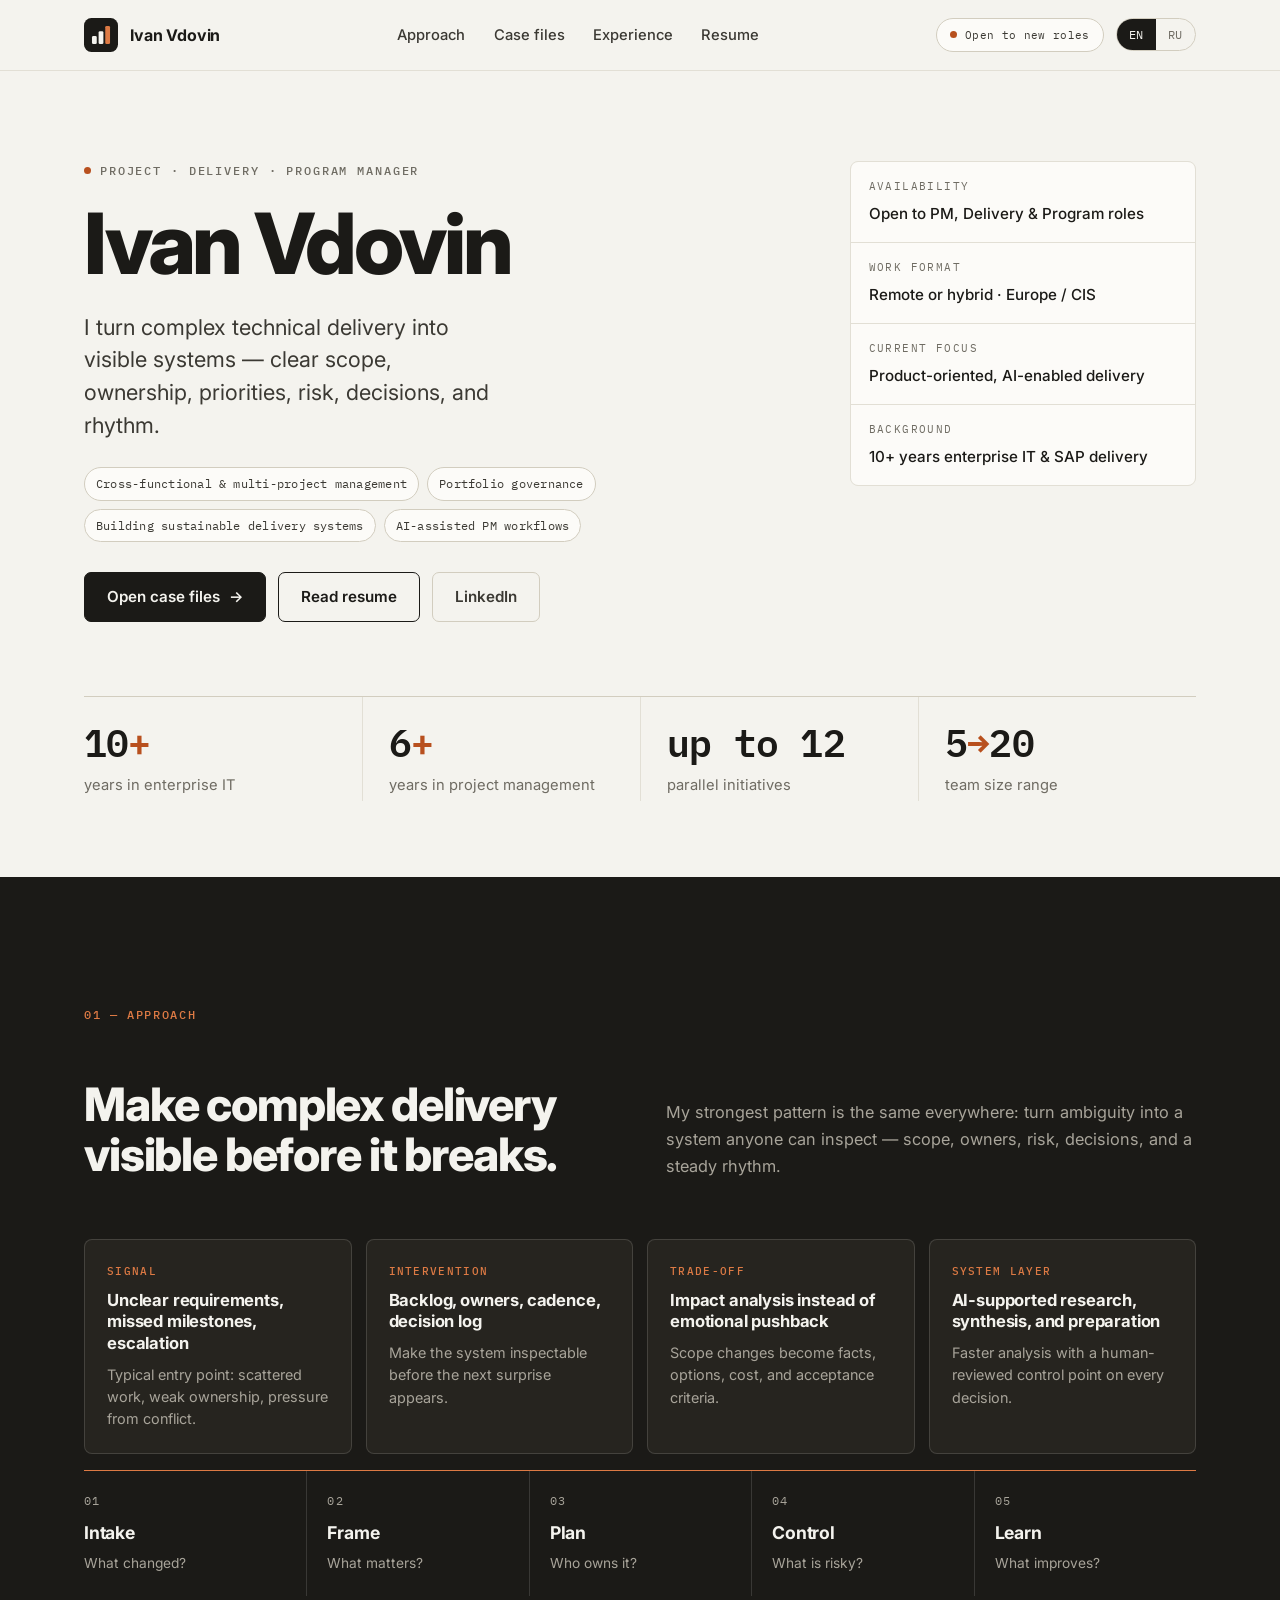
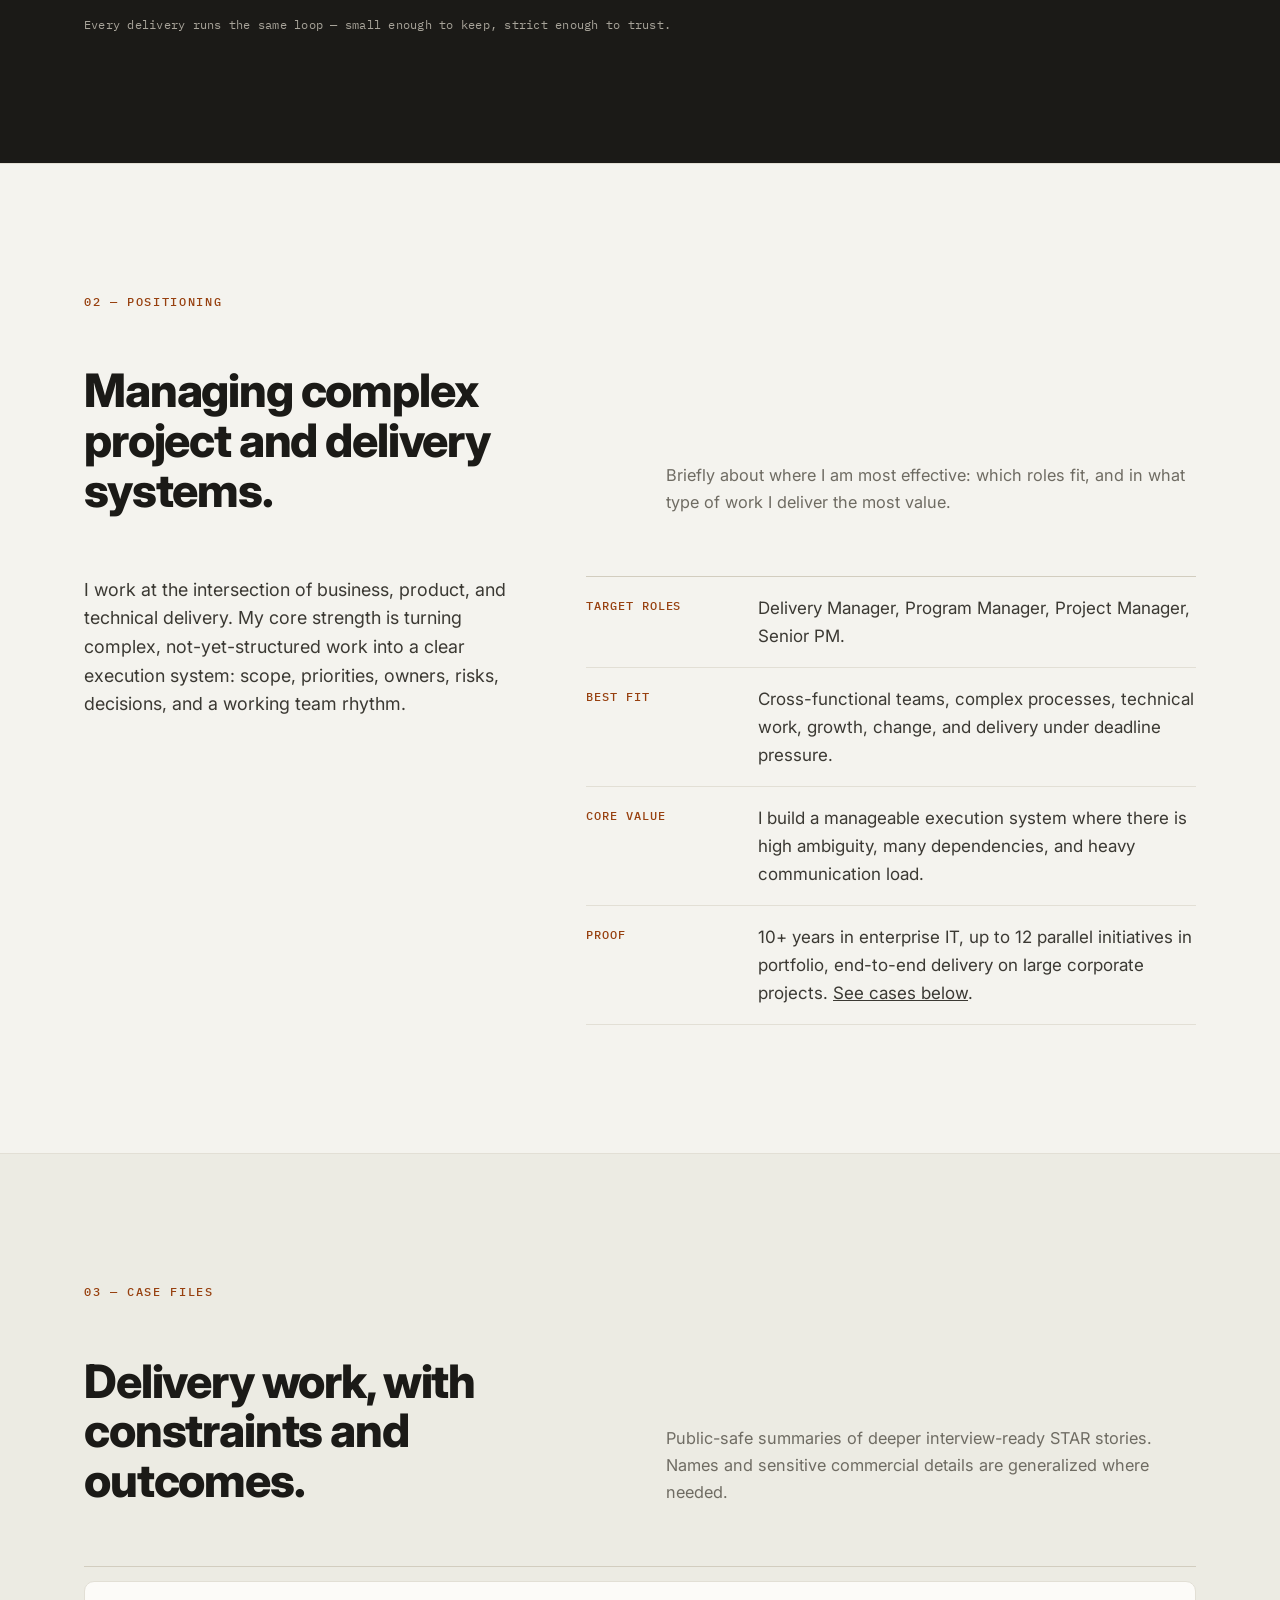
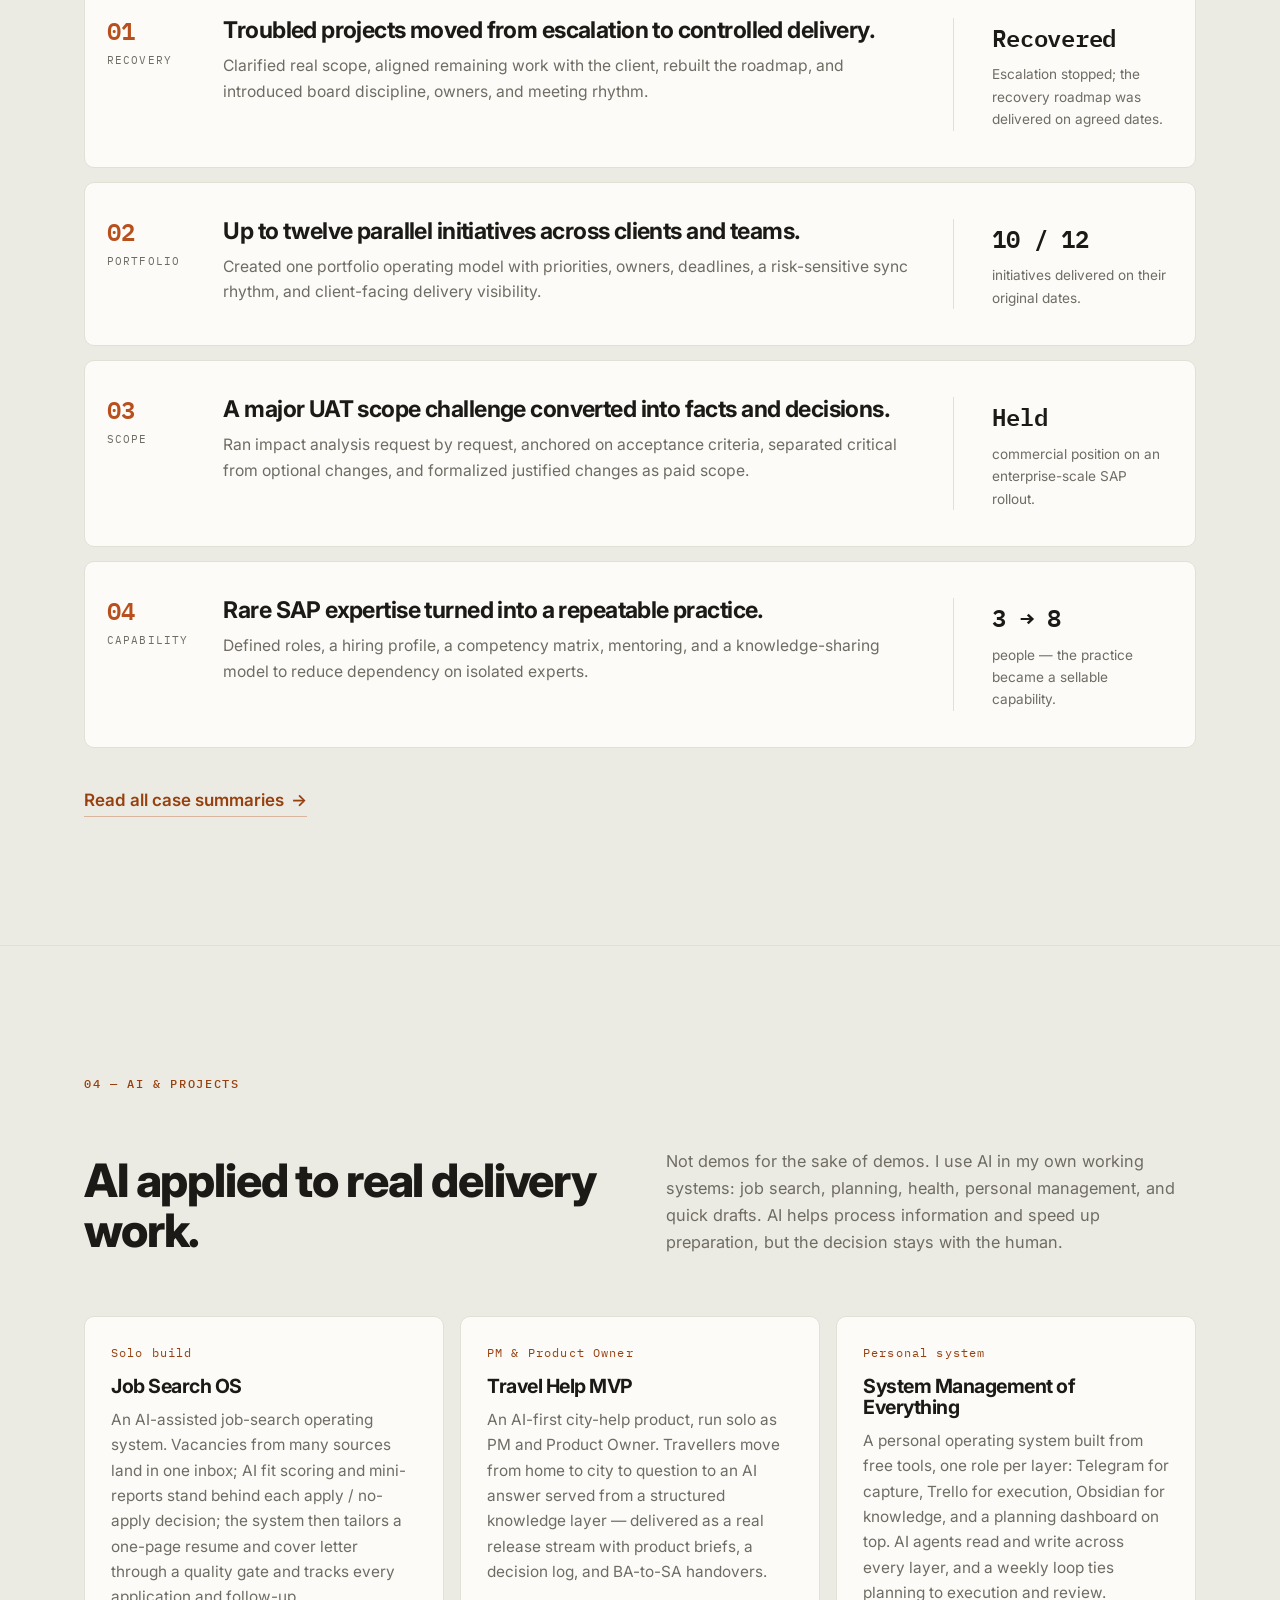
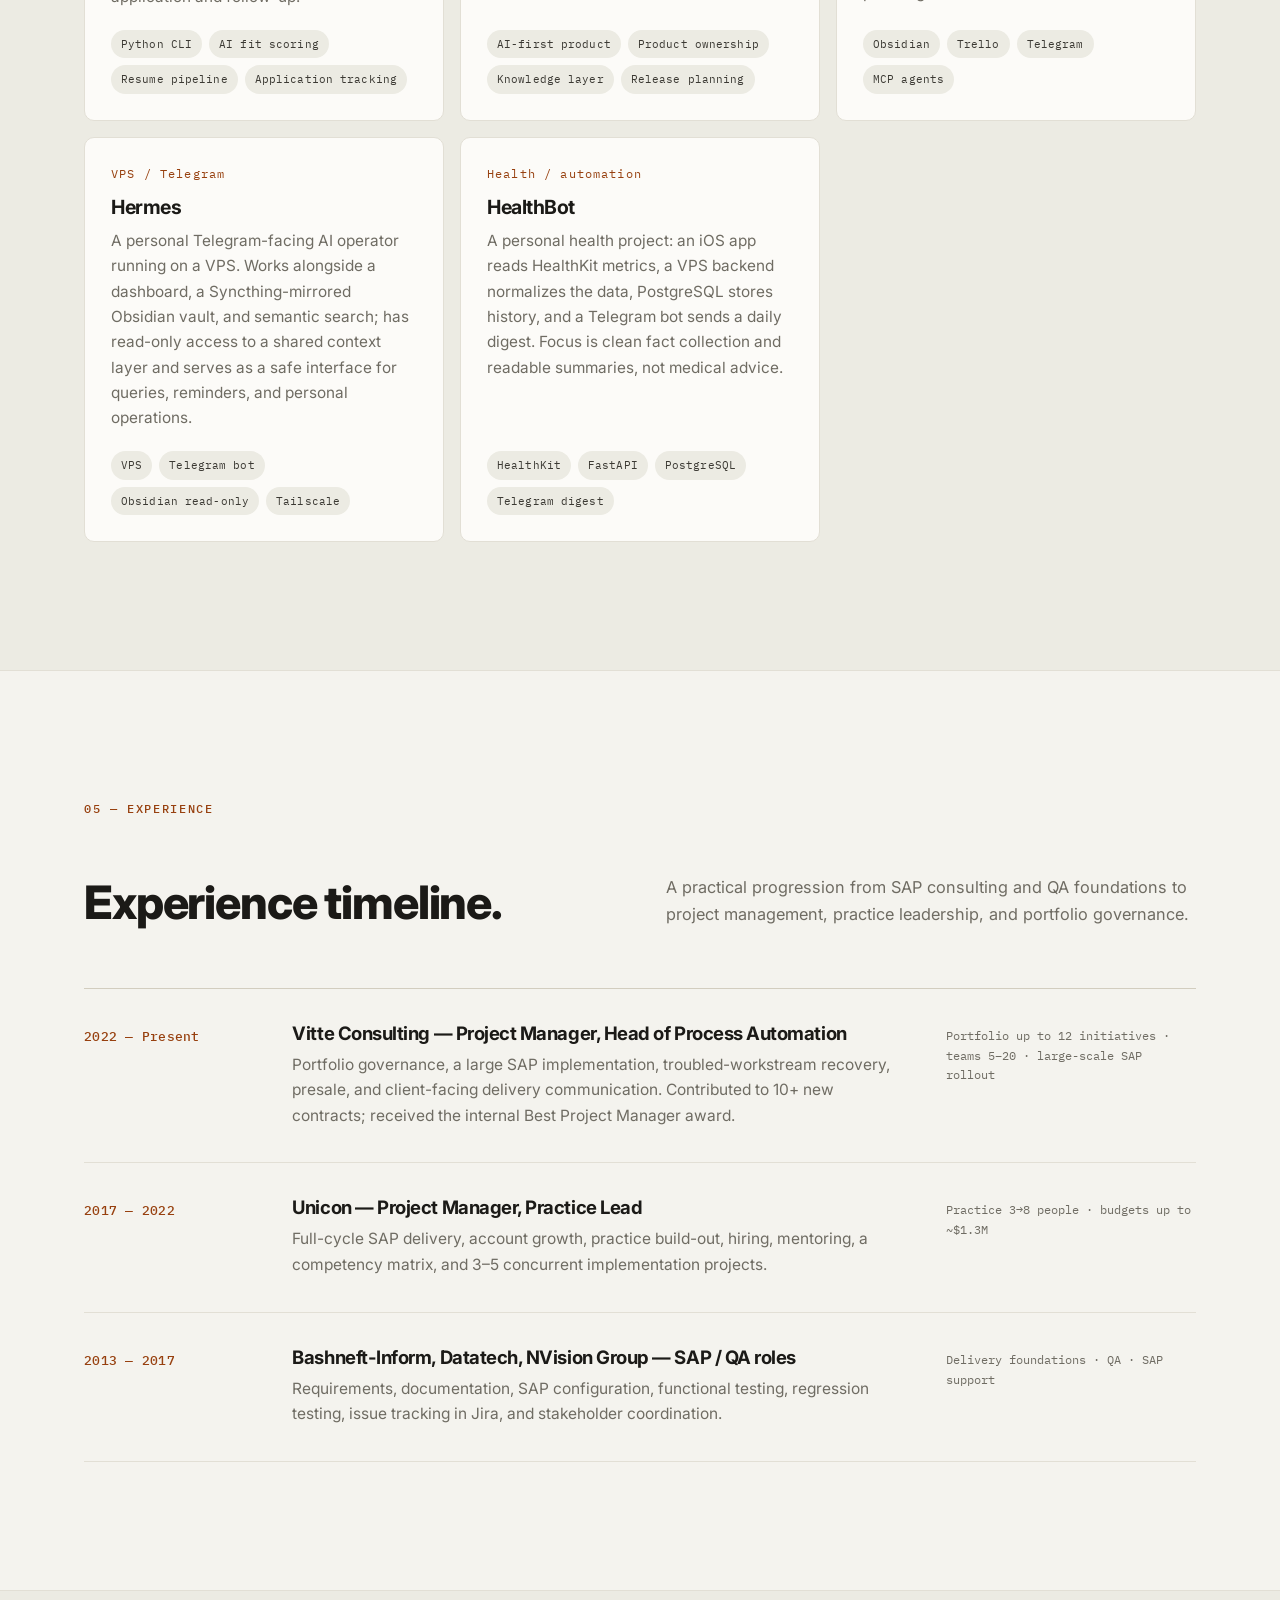
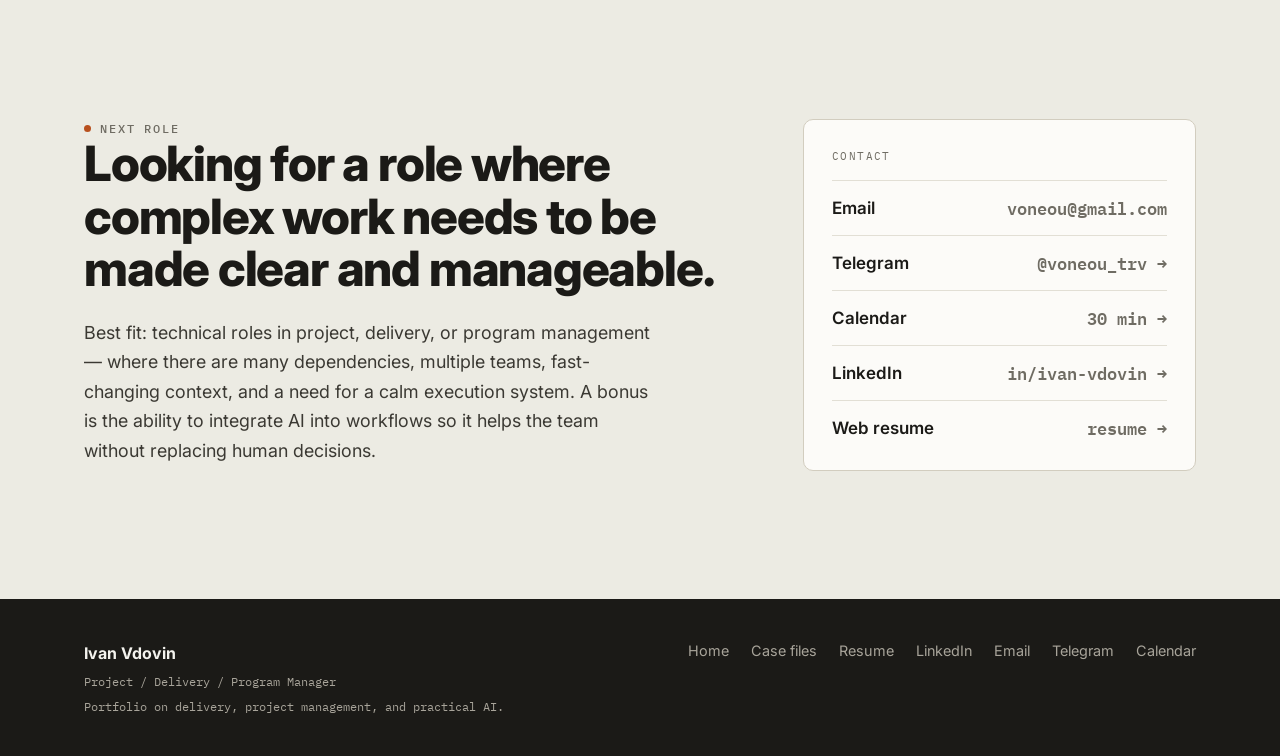
<file: index.html>
<!doctype html>
<html lang="en">
  <head>
    <meta charset="utf-8">
    <meta name="viewport" content="width=device-width, initial-scale=1">
    <title>Ivan Vdovin - Project, Delivery & Program Manager</title>
    <meta name="description" content="Ivan Vdovin is a Project and Delivery Manager with 10+ years in enterprise IT: portfolio governance, SAP delivery recovery, and AI-assisted PM workflows.">
    <meta name="theme-color" content="#f4f3ee">
    <meta property="og:title" content="Ivan Vdovin - Project, Delivery & Program Manager">
    <meta property="og:description" content="I turn complex technical delivery into visible systems: scope, ownership, risk, decisions, and rhythm.">
    <meta property="og:type" content="website">
    <link rel="alternate" hreflang="en" href="index.html">
    <link rel="alternate" hreflang="ru" href="index-ru.html">
    <link rel="alternate" hreflang="x-default" href="index.html">
    <link rel="icon" href="data:image/svg+xml,%3Csvg%20xmlns='http://www.w3.org/2000/svg'%20viewBox='0%200%2064%2064'%3E%3Crect%20width='64'%20height='64'%20rx='14'%20fill='%231b1a17'/%3E%3Crect%20x='15'%20y='34'%20width='9'%20height='15'%20rx='2.5'%20fill='%23f4f3ee'/%3E%3Crect%20x='27.5'%20y='25'%20width='9'%20height='24'%20rx='2.5'%20fill='%23f4f3ee'/%3E%3Crect%20x='40'%20y='15'%20width='9'%20height='34'%20rx='2.5'%20fill='%23dd7a44'/%3E%3C/svg%3E">
    <link rel="preconnect" href="https://fonts.googleapis.com">
    <link rel="preconnect" href="https://fonts.gstatic.com" crossorigin>
    <link href="https://fonts.googleapis.com/css2?family=IBM+Plex+Mono:wght@400;500;600&family=Inter:wght@400;500;600;700;800&display=swap" rel="stylesheet">
    <link rel="stylesheet" href="styles.css">
    <script>document.documentElement.classList.add("js")</script>
  </head>
  <body>
    <a class="skip-link" href="#main">Skip to content</a>

    <nav class="nav" aria-label="Primary">
      <div class="wrap nav-inner">
        <a class="brand" href="index.html" aria-label="Ivan Vdovin - home">
          <svg class="brand-mark" viewBox="0 0 64 64" xmlns="http://www.w3.org/2000/svg" aria-hidden="true">
            <rect width="64" height="64" rx="14" fill="#1b1a17"></rect>
            <rect x="15" y="34" width="9" height="15" rx="2.5" fill="#f4f3ee"></rect>
            <rect x="27.5" y="25" width="9" height="24" rx="2.5" fill="#f4f3ee"></rect>
            <rect x="40" y="15" width="9" height="34" rx="2.5" fill="#dd7a44"></rect>
          </svg>
          <strong>Ivan Vdovin</strong>
        </a>
        <div class="nav-links">
          <a href="#approach">Approach</a>
          <a href="#cases">Case files</a>
          <a href="#experience">Experience</a>
          <a href="resume.html">Resume</a>
        </div>
        <div class="nav-right">
          <span class="nav-status"><span class="dot"></span>Open to new roles</span>
          <div class="lang-switch" role="group" aria-label="Language">
            <a href="index.html" aria-current="page">EN</a>
            <a href="index-ru.html">RU</a>
          </div>
        </div>
      </div>
    </nav>

    <main id="main">
      <header class="hero">
        <div class="wrap">
          <div class="hero-top">
            <div class="hero-main reveal">
              <p class="eyebrow">Project &middot; Delivery &middot; Program Manager</p>
              <h1>Ivan Vdovin</h1>
              <p class="hero-lead">I turn complex technical delivery into visible systems &mdash; clear scope, ownership, priorities, risk, decisions, and rhythm.</p>
              <div class="tags">
                <span class="tag">Cross-functional &amp; multi-project management</span>
                <span class="tag">Portfolio governance</span>
                <span class="tag">Building sustainable delivery systems</span>
                <span class="tag">AI-assisted PM workflows</span>
              </div>
              <div class="btns">
                <a class="btn btn--primary" href="case-studies.html">Open case files <span class="arrow" aria-hidden="true">&rarr;</span></a>
                <a class="btn btn--secondary" href="resume.html">Read resume</a>
                <a class="btn btn--ghost" href="https://www.linkedin.com/in/ivan-vdovin-a34812b1">LinkedIn</a>
              </div>
            </div>
            <aside class="hero-meta reveal" style="--rd: 0.08s">
              <div class="meta">
                <div class="meta-label">Availability</div>
                <div class="meta-value">Open to PM, Delivery &amp; Program roles</div>
              </div>
              <div class="meta">
                <div class="meta-label">Work format</div>
                <div class="meta-value">Remote or hybrid &middot; Europe / CIS</div>
              </div>
              <div class="meta">
                <div class="meta-label">Current focus</div>
                <div class="meta-value">Product-oriented, AI-enabled delivery</div>
              </div>
              <div class="meta">
                <div class="meta-label">Background</div>
                <div class="meta-value">10+ years enterprise IT &amp; SAP delivery</div>
              </div>
            </aside>
          </div>
          <div class="proof reveal" style="--rd: 0.16s">
            <div class="proof-item">
              <div class="proof-num">10<b>+</b></div>
              <div class="proof-label">years in enterprise IT</div>
            </div>
            <div class="proof-item">
              <div class="proof-num">6<b>+</b></div>
              <div class="proof-label">years in project management</div>
            </div>
            <div class="proof-item">
              <div class="proof-num">up to 12</div>
              <div class="proof-label">parallel initiatives</div>
            </div>
            <div class="proof-item">
              <div class="proof-num">5<b>&rarr;</b>20</div>
              <div class="proof-label">team size range</div>
            </div>
          </div>
        </div>
      </header>

      <section class="section section--dark" id="approach">
        <div class="wrap">
          <div class="section-head reveal">
            <p class="section-index">01 &mdash; Approach</p>
            <h2>Make complex delivery visible before it breaks.</h2>
            <p class="section-intro">My strongest pattern is the same everywhere: turn ambiguity into a system anyone can inspect &mdash; scope, owners, risk, decisions, and a steady rhythm.</p>
          </div>
          <div class="approach-grid reveal">
            <div class="approach-card">
              <span class="ac-label">Signal</span>
              <span class="ac-title">Unclear requirements, missed milestones, escalation</span>
              <span class="ac-text">Typical entry point: scattered work, weak ownership, pressure from conflict.</span>
            </div>
            <div class="approach-card">
              <span class="ac-label">Intervention</span>
              <span class="ac-title">Backlog, owners, cadence, decision log</span>
              <span class="ac-text">Make the system inspectable before the next surprise appears.</span>
            </div>
            <div class="approach-card">
              <span class="ac-label">Trade-off</span>
              <span class="ac-title">Impact analysis instead of emotional pushback</span>
              <span class="ac-text">Scope changes become facts, options, cost, and acceptance criteria.</span>
            </div>
            <div class="approach-card">
              <span class="ac-label">System layer</span>
              <span class="ac-title">AI-supported research, synthesis, and preparation</span>
              <span class="ac-text">Faster analysis with a human-reviewed control point on every decision.</span>
            </div>
          </div>
          <div class="loop reveal">
            <div class="loop-step">
              <div class="ls-num">01</div>
              <div class="ls-name">Intake</div>
              <div class="ls-q">What changed?</div>
            </div>
            <div class="loop-step">
              <div class="ls-num">02</div>
              <div class="ls-name">Frame</div>
              <div class="ls-q">What matters?</div>
            </div>
            <div class="loop-step">
              <div class="ls-num">03</div>
              <div class="ls-name">Plan</div>
              <div class="ls-q">Who owns it?</div>
            </div>
            <div class="loop-step">
              <div class="ls-num">04</div>
              <div class="ls-name">Control</div>
              <div class="ls-q">What is risky?</div>
            </div>
            <div class="loop-step">
              <div class="ls-num">05</div>
              <div class="ls-name">Learn</div>
              <div class="ls-q">What improves?</div>
            </div>
          </div>
          <p class="loop-note reveal">Every delivery runs the same loop &mdash; small enough to keep, strict enough to trust.</p>
        </div>
      </section>

      <section class="section" id="positioning">
        <div class="wrap">
          <div class="section-head reveal">
            <p class="section-index">02 &mdash; Positioning</p>
            <h2>Managing complex project and delivery systems.</h2>
            <p class="section-intro">Briefly about where I am most effective: which roles fit, and in what type of work I deliver the most value.</p>
          </div>
          <div class="split reveal">
            <p class="split-lead">I work at the intersection of business, product, and technical delivery. My core strength is turning complex, not-yet-structured work into a clear execution system: scope, priorities, owners, risks, decisions, and a working team rhythm.</p>
            <div class="spec">
              <div class="spec-row">
                <div class="spec-k">Target roles</div>
                <div class="spec-v">Delivery Manager, Program Manager, Project Manager, Senior PM.</div>
              </div>
              <div class="spec-row">
                <div class="spec-k">Best fit</div>
                <div class="spec-v">Cross-functional teams, complex processes, technical work, growth, change, and delivery under deadline pressure.</div>
              </div>
              <div class="spec-row">
                <div class="spec-k">Core value</div>
                <div class="spec-v">I build a manageable execution system where there is high ambiguity, many dependencies, and heavy communication load.</div>
              </div>
              <div class="spec-row">
                <div class="spec-k">Proof</div>
                <div class="spec-v">10+ years in enterprise IT, up to 12 parallel initiatives in portfolio, end-to-end delivery on large corporate projects. <a href="#cases">See cases below</a>.</div>
              </div>
            </div>
          </div>
        </div>
      </section>

      <section class="section section--soft" id="cases">
        <div class="wrap">
          <div class="section-head reveal">
            <p class="section-index">03 &mdash; Case files</p>
            <h2>Delivery work, with constraints and outcomes.</h2>
            <p class="section-intro">Public-safe summaries of deeper interview-ready STAR stories. Names and sensitive commercial details are generalized where needed.</p>
          </div>
          <div class="cases">
            <article class="case reveal">
              <div>
                <div class="case-no">01</div>
                <div class="case-kicker">Recovery</div>
              </div>
              <div class="case-body">
                <h3>Troubled projects moved from escalation to controlled delivery.</h3>
                <p>Clarified real scope, aligned remaining work with the client, rebuilt the roadmap, and introduced board discipline, owners, and meeting rhythm.</p>
              </div>
              <div class="case-proof">
                <div class="cp-num">Recovered</div>
                <div class="cp-label">Escalation stopped; the recovery roadmap was delivered on agreed dates.</div>
              </div>
            </article>
            <article class="case reveal">
              <div>
                <div class="case-no">02</div>
                <div class="case-kicker">Portfolio</div>
              </div>
              <div class="case-body">
                <h3>Up to twelve parallel initiatives across clients and teams.</h3>
                <p>Created one portfolio operating model with priorities, owners, deadlines, a risk-sensitive sync rhythm, and client-facing delivery visibility.</p>
              </div>
              <div class="case-proof">
                <div class="cp-num">10 / 12</div>
                <div class="cp-label">initiatives delivered on their original dates.</div>
              </div>
            </article>
            <article class="case reveal">
              <div>
                <div class="case-no">03</div>
                <div class="case-kicker">Scope</div>
              </div>
              <div class="case-body">
                <h3>A major UAT scope challenge converted into facts and decisions.</h3>
                <p>Ran impact analysis request by request, anchored on acceptance criteria, separated critical from optional changes, and formalized justified changes as paid scope.</p>
              </div>
              <div class="case-proof">
                <div class="cp-num">Held</div>
                <div class="cp-label">commercial position on an enterprise-scale SAP rollout.</div>
              </div>
            </article>
            <article class="case reveal">
              <div>
                <div class="case-no">04</div>
                <div class="case-kicker">Capability</div>
              </div>
              <div class="case-body">
                <h3>Rare SAP expertise turned into a repeatable practice.</h3>
                <p>Defined roles, a hiring profile, a competency matrix, mentoring, and a knowledge-sharing model to reduce dependency on isolated experts.</p>
              </div>
              <div class="case-proof">
                <div class="cp-num">3 &rarr; 8</div>
                <div class="cp-label">people &mdash; the practice became a sellable capability.</div>
              </div>
            </article>
          </div>
          <p class="more-link reveal">
            <a class="tlink" href="case-studies.html">Read all case summaries <span class="arrow" aria-hidden="true">&rarr;</span></a>
          </p>
        </div>
      </section>


      <section class="section section--soft" id="projects">
        <div class="wrap">
          <div class="section-head reveal">
            <p class="section-index">04 &mdash; AI &amp; projects</p>
            <h2>AI applied to real delivery work.</h2>
            <p class="section-intro">Not demos for the sake of demos. I use AI in my own working systems: job search, planning, health, personal management, and quick drafts. AI helps process information and speed up preparation, but the decision stays with the human.</p>
          </div>
          <div class="cards reveal">
            <article class="card">
              <div class="card-no">Solo build</div>
              <h3>Job Search OS</h3>
              <p>An AI-assisted job-search operating system. Vacancies from many sources land in one inbox; AI fit scoring and mini-reports stand behind each apply / no-apply decision; the system then tailors a one-page resume and cover letter through a quality gate and tracks every application and follow-up.</p>
              <div class="tokens">
                <span class="token">Python CLI</span>
                <span class="token">AI fit scoring</span>
                <span class="token">Resume pipeline</span>
                <span class="token">Application tracking</span>
              </div>
            </article>
            <article class="card">
              <div class="card-no">PM &amp; Product Owner</div>
              <h3>Travel Help MVP</h3>
              <p>An AI-first city-help product, run solo as PM and Product Owner. Travellers move from home to city to question to an AI answer served from a structured knowledge layer &mdash; delivered as a real release stream with product briefs, a decision log, and BA-to-SA handovers.</p>
              <div class="tokens">
                <span class="token">AI-first product</span>
                <span class="token">Product ownership</span>
                <span class="token">Knowledge layer</span>
                <span class="token">Release planning</span>
              </div>
            </article>
            <article class="card">
              <div class="card-no">Personal system</div>
              <h3>System Management of Everything</h3>
              <p>A personal operating system built from free tools, one role per layer: Telegram for capture, Trello for execution, Obsidian for knowledge, and a planning dashboard on top. AI agents read and write across every layer, and a weekly loop ties planning to execution and review.</p>
              <div class="tokens">
                <span class="token">Obsidian</span>
                <span class="token">Trello</span>
                <span class="token">Telegram</span>
                <span class="token">MCP agents</span>
              </div>
            </article>
            <article class="card">
              <div class="card-no">VPS / Telegram</div>
              <h3>Hermes</h3>
              <p>A personal Telegram-facing AI operator running on a VPS. Works alongside a dashboard, a Syncthing-mirrored Obsidian vault, and semantic search; has read-only access to a shared context layer and serves as a safe interface for queries, reminders, and personal operations.</p>
              <div class="tokens">
                <span class="token">VPS</span>
                <span class="token">Telegram bot</span>
                <span class="token">Obsidian read-only</span>
                <span class="token">Tailscale</span>
              </div>
            </article>
            <article class="card">
              <div class="card-no">Health / automation</div>
              <h3>HealthBot</h3>
              <p>A personal health project: an iOS app reads HealthKit metrics, a VPS backend normalizes the data, PostgreSQL stores history, and a Telegram bot sends a daily digest. Focus is clean fact collection and readable summaries, not medical advice.</p>
              <div class="tokens">
                <span class="token">HealthKit</span>
                <span class="token">FastAPI</span>
                <span class="token">PostgreSQL</span>
                <span class="token">Telegram digest</span>
              </div>
            </article>
          </div>
        </div>
      </section>

      <section class="section" id="experience">
        <div class="wrap">
          <div class="section-head reveal">
            <p class="section-index">05 &mdash; Experience</p>
            <h2>Experience timeline.</h2>
            <p class="section-intro">A practical progression from SAP consulting and QA foundations to project management, practice leadership, and portfolio governance.</p>
          </div>
          <div class="exp">
            <div class="exp-row reveal">
              <div class="exp-year">2022 &mdash; Present</div>
              <div class="exp-body">
                <h3>Vitte Consulting &mdash; Project Manager, Head of Process Automation</h3>
                <p>Portfolio governance, a large SAP implementation, troubled-workstream recovery, presale, and client-facing delivery communication. Contributed to 10+ new contracts; received the internal Best Project Manager award.</p>
              </div>
              <div class="exp-note">Portfolio up to 12 initiatives &middot; teams 5&ndash;20 &middot; large-scale SAP rollout</div>
            </div>
            <div class="exp-row reveal">
              <div class="exp-year">2017 &mdash; 2022</div>
              <div class="exp-body">
                <h3>Unicon &mdash; Project Manager, Practice Lead</h3>
                <p>Full-cycle SAP delivery, account growth, practice build-out, hiring, mentoring, a competency matrix, and 3&ndash;5 concurrent implementation projects.</p>
              </div>
              <div class="exp-note">Practice 3&rarr;8 people &middot; budgets up to ~$1.3M</div>
            </div>
            <div class="exp-row reveal">
              <div class="exp-year">2013 &mdash; 2017</div>
              <div class="exp-body">
                <h3>Bashneft-Inform, Datatech, NVision Group &mdash; SAP / QA roles</h3>
                <p>Requirements, documentation, SAP configuration, functional testing, regression testing, issue tracking in Jira, and stakeholder coordination.</p>
              </div>
              <div class="exp-note">Delivery foundations &middot; QA &middot; SAP support</div>
            </div>
          </div>
        </div>
      </section>

      <section class="section section--soft">
        <div class="wrap">
          <div class="closing">
            <div class="closing-main reveal">
              <p class="eyebrow">Next role</p>
              <h2>Looking for a role where complex work needs to be made clear and manageable.</h2>
              <p class="closing-lead">Best fit: technical roles in project, delivery, or program management — where there are many dependencies, multiple teams, fast-changing context, and a need for a calm execution system. A bonus is the ability to integrate AI into workflows so it helps the team without replacing human decisions.</p>
            </div>
            <aside class="contact-card reveal" style="--rd: 0.08s">
              <div class="meta-label">Contact</div>
              <a class="contact-link" href="mailto:voneou@gmail.com">
                <span>Email</span>
                <span>voneou@gmail.com</span>
              </a>
              <a class="contact-link" href="https://t.me/voneou_trv">
                <span>Telegram</span>
                <span>@voneou_trv &rarr;</span>
              </a>
              <a class="contact-link" href="https://calendly.com/voneou/30min">
                <span>Calendar</span>
                <span>30 min &rarr;</span>
              </a>
              <a class="contact-link" href="https://www.linkedin.com/in/ivan-vdovin-a34812b1">
                <span>LinkedIn</span>
                <span>in/ivan-vdovin &rarr;</span>
              </a>
              <a class="contact-link" href="resume.html">
                <span>Web resume</span>
                <span>resume &rarr;</span>
              </a>
            </aside>
          </div>
        </div>
      </section>
    </main>

    <footer class="footer">
      <div class="wrap footer-inner">
        <div class="footer-brand">
          <strong>Ivan Vdovin</strong>
          <p>Project / Delivery / Program Manager</p>
          <p>Portfolio on delivery, project management, and practical AI.</p>
        </div>
        <nav class="footer-links" aria-label="Footer">
          <a href="index.html">Home</a>
          <a href="case-studies.html">Case files</a>
          <a href="resume.html">Resume</a>
          <a href="https://www.linkedin.com/in/ivan-vdovin-a34812b1">LinkedIn</a>
          <a href="mailto:voneou@gmail.com">Email</a>
          <a href="https://t.me/voneou_trv">Telegram</a>
          <a href="https://calendly.com/voneou/30min">Calendar</a>
        </nav>
      </div>
    </footer>

    <script src="main.js" defer></script>
    <!-- Cloudflare Web Analytics --><script defer src='https://static.cloudflareinsights.com/beacon.min.js' data-cf-beacon='{"token": "70e15766123a4419b463c7559e8e9578"}'></script><!-- End Cloudflare Web Analytics -->
  </body>
</html>
</file>
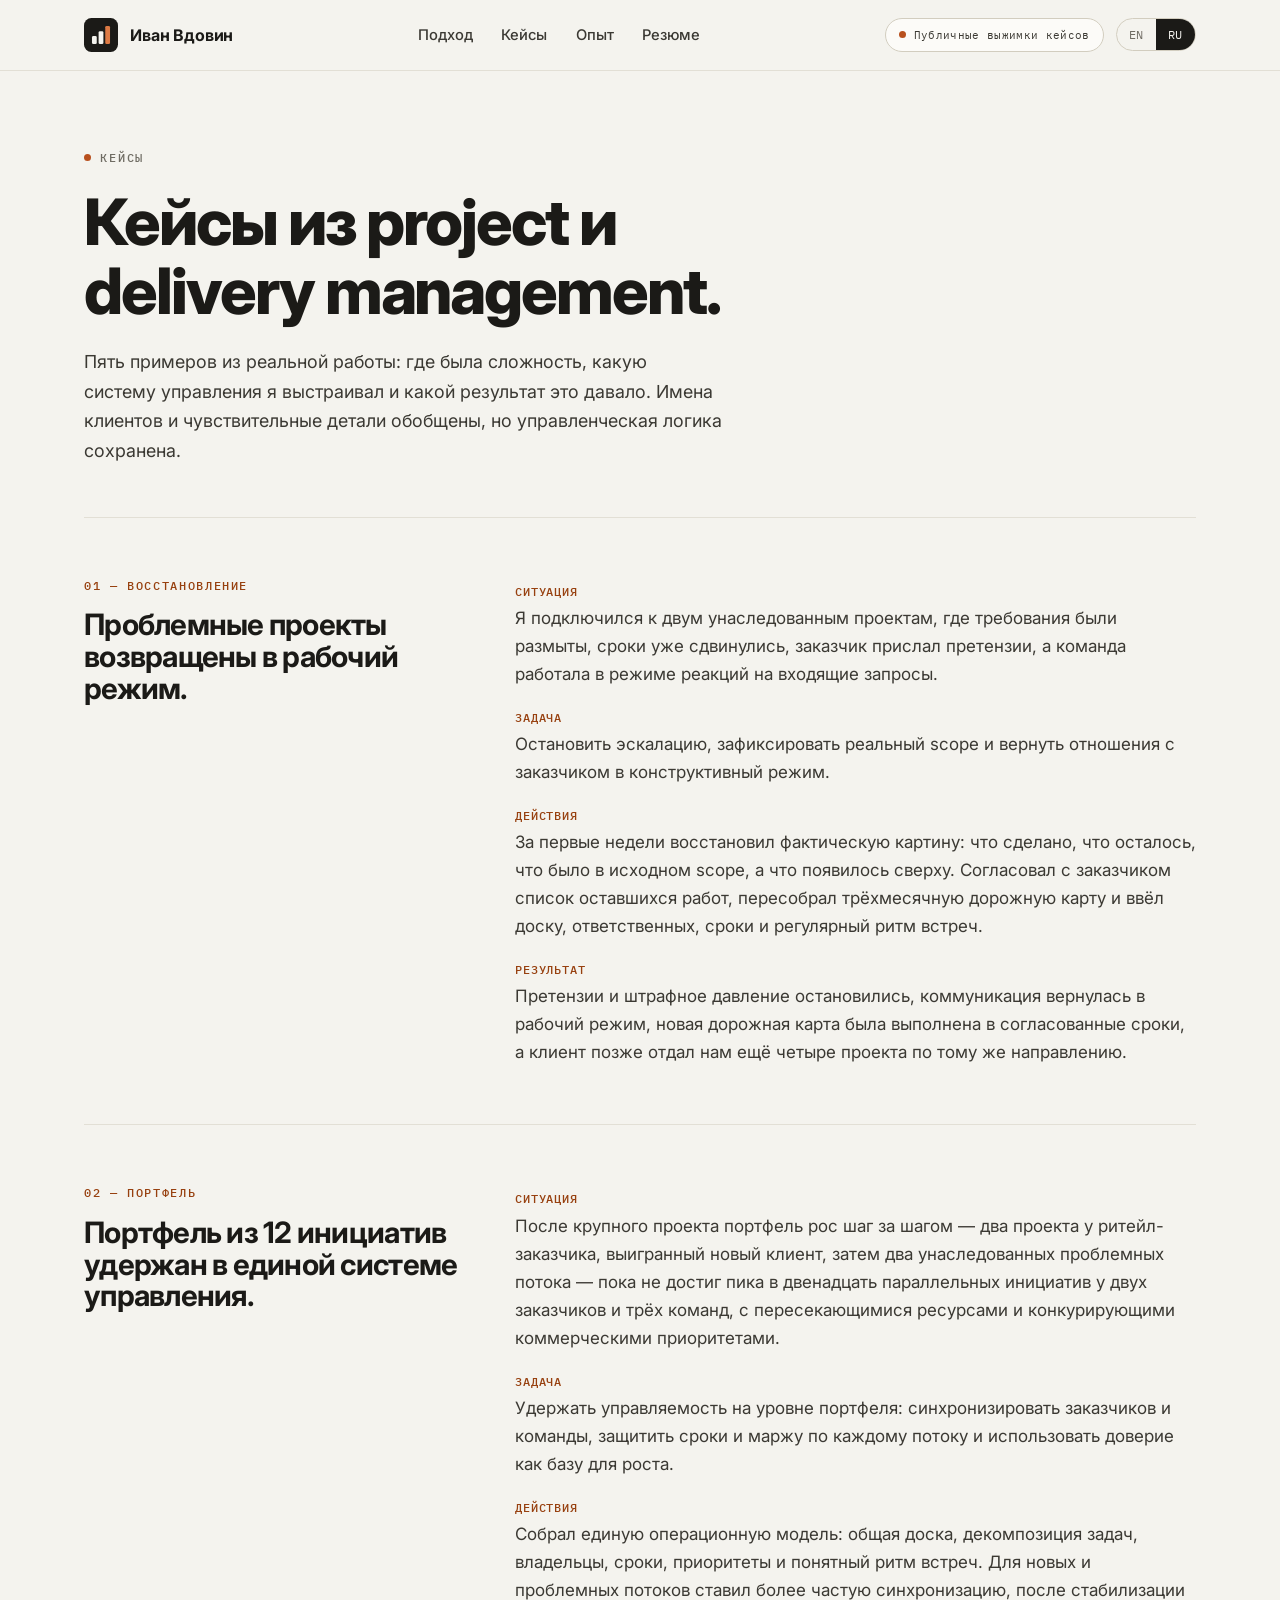
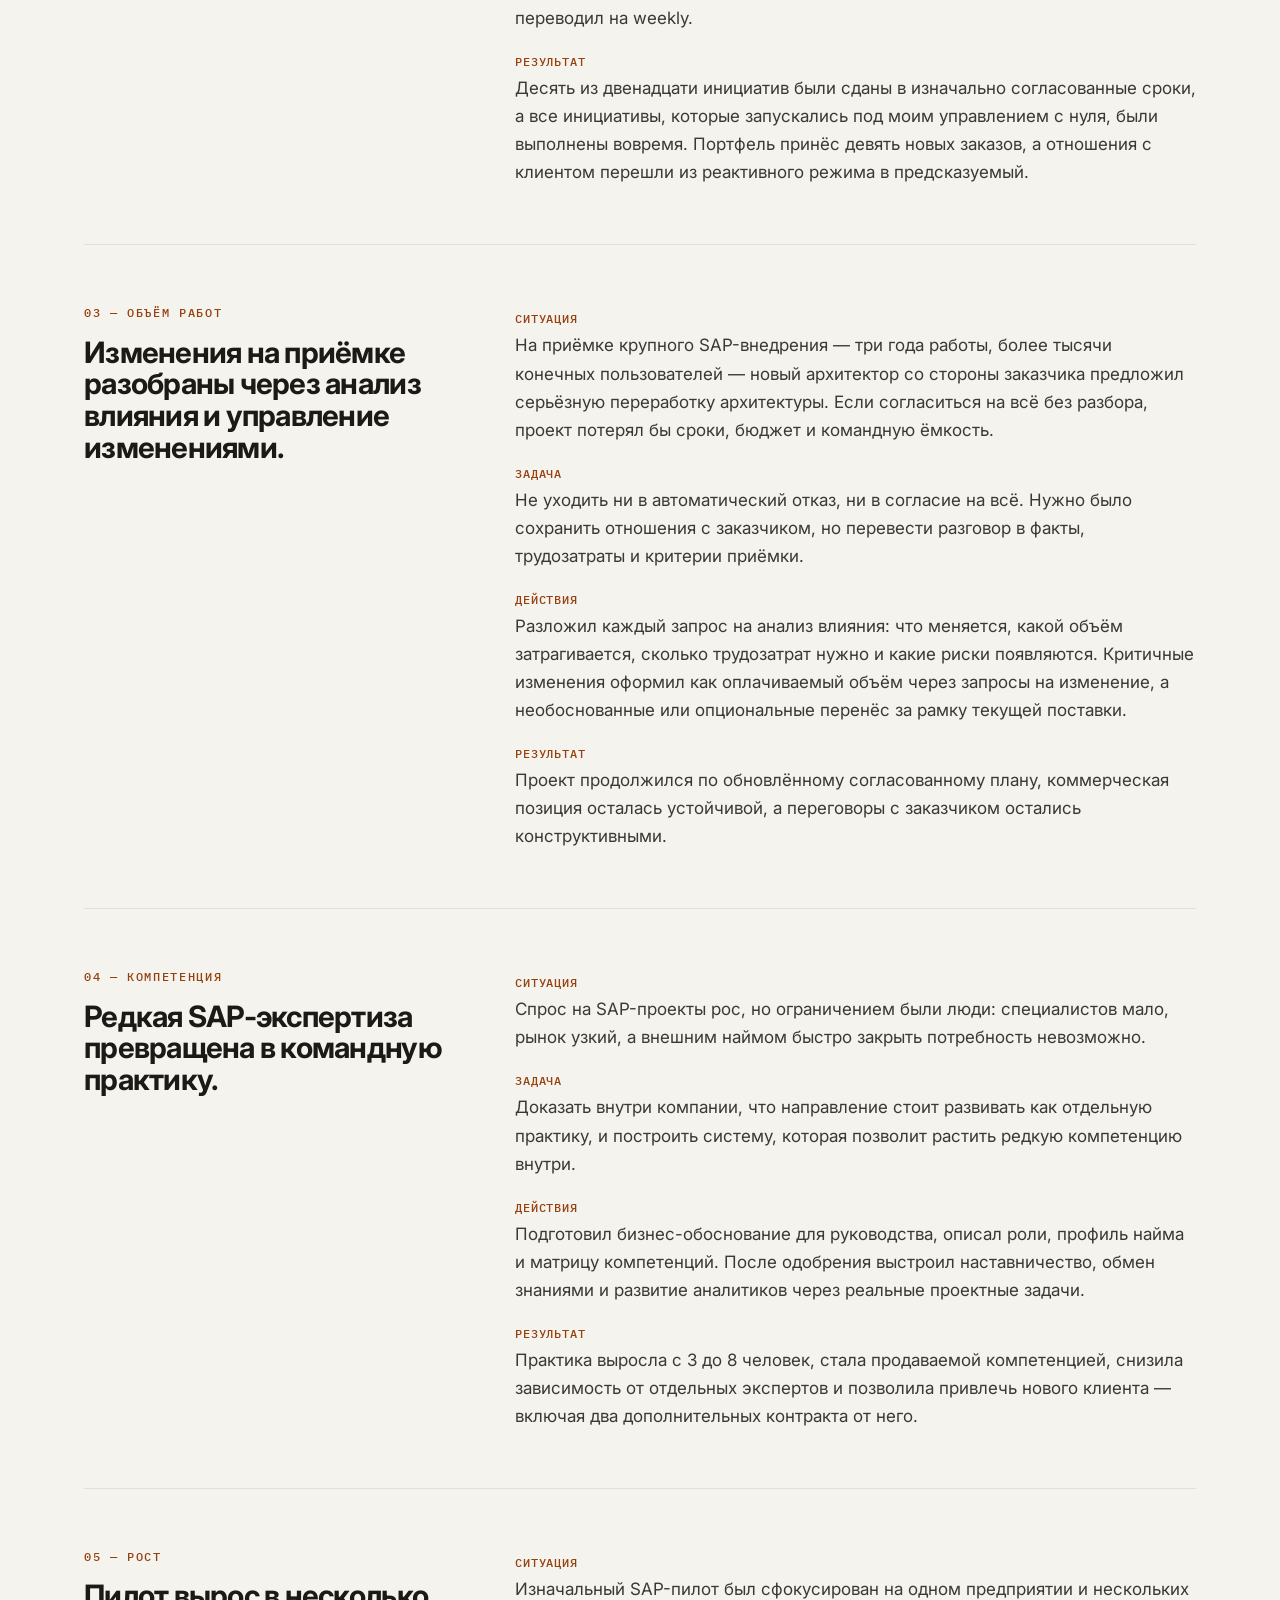
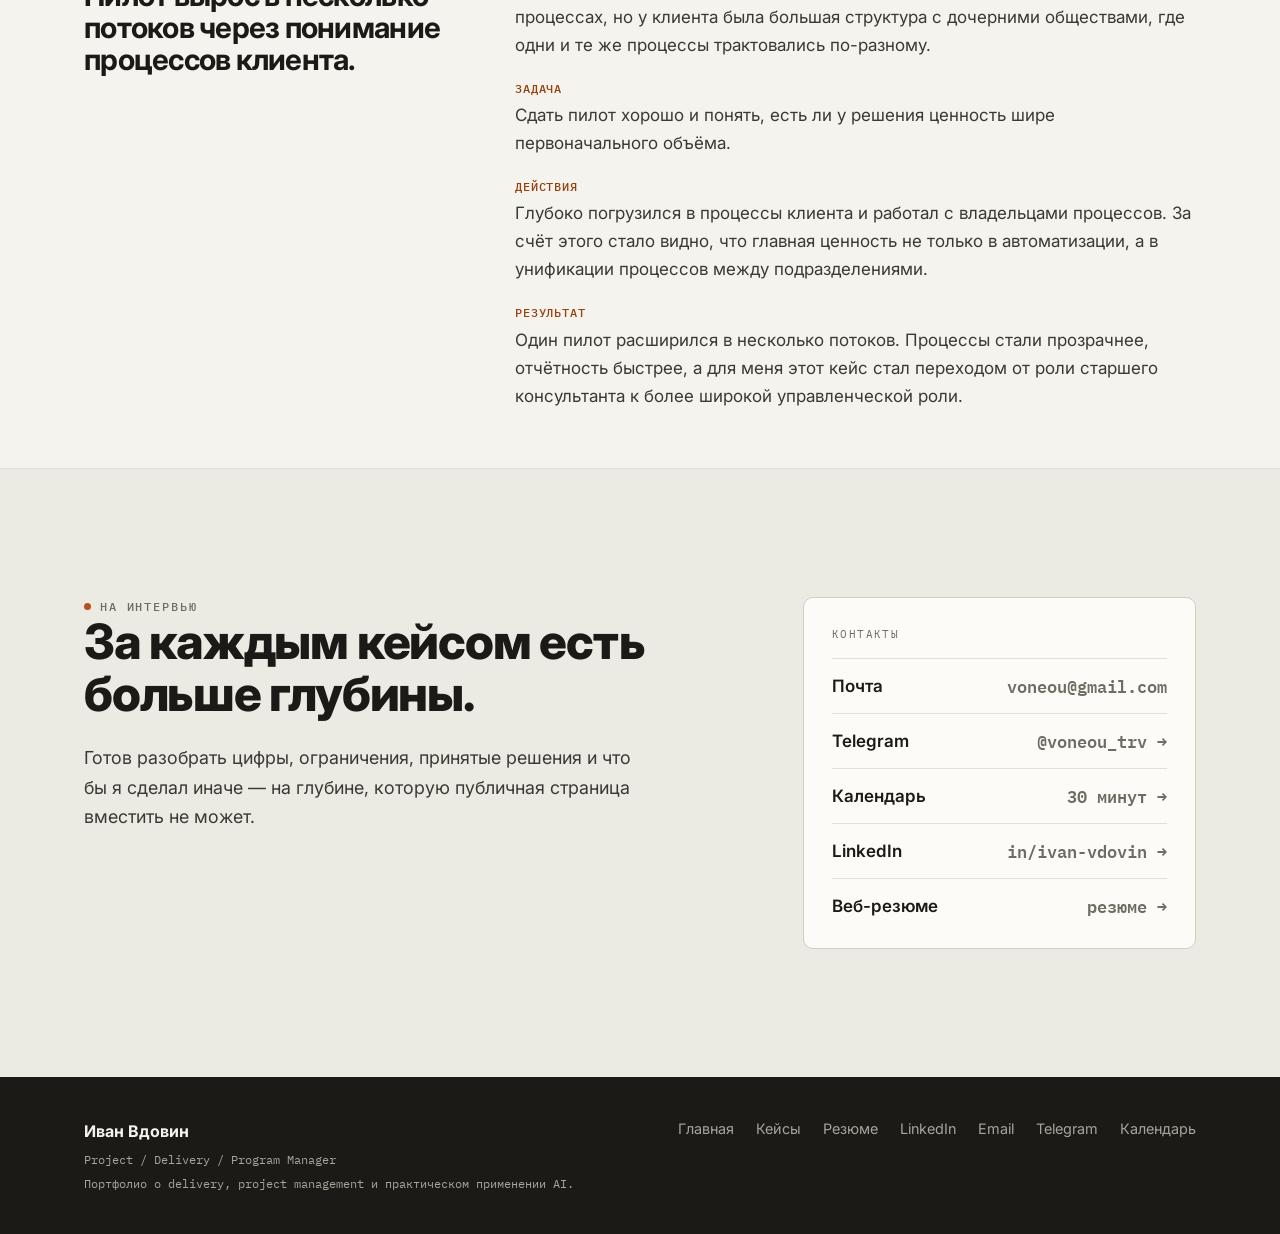
<file: case-studies-ru.html>
<!doctype html>
<html lang="ru">
  <head>
    <meta charset="utf-8">
    <meta name="viewport" content="width=device-width, initial-scale=1">
    <title>Кейсы — Иван Вдовин</title>
    <meta name="description" content="Кейсы Ивана Вдовина из project и delivery management: восстановление проблемных проектов, портфель, change control, практика и рост клиентского scope.">
    <meta name="theme-color" content="#f4f3ee">
    <meta property="og:title" content="Кейсы — Иван Вдовин">
    <meta property="og:description" content="Несколько реальных примеров из project и delivery management: контекст, действия и результат.">
    <meta property="og:type" content="website">
    <link rel="alternate" hreflang="en" href="case-studies.html">
    <link rel="alternate" hreflang="ru" href="case-studies-ru.html">
    <link rel="alternate" hreflang="x-default" href="case-studies.html">
    <link rel="icon" href="data:image/svg+xml,%3Csvg%20xmlns='http://www.w3.org/2000/svg'%20viewBox='0%200%2064%2064'%3E%3Crect%20width='64'%20height='64'%20rx='14'%20fill='%231b1a17'/%3E%3Crect%20x='15'%20y='34'%20width='9'%20height='15'%20rx='2.5'%20fill='%23f4f3ee'/%3E%3Crect%20x='27.5'%20y='25'%20width='9'%20height='24'%20rx='2.5'%20fill='%23f4f3ee'/%3E%3Crect%20x='40'%20y='15'%20width='9'%20height='34'%20rx='2.5'%20fill='%23dd7a44'/%3E%3C/svg%3E">
    <link rel="preconnect" href="https://fonts.googleapis.com">
    <link rel="preconnect" href="https://fonts.gstatic.com" crossorigin>
    <link href="https://fonts.googleapis.com/css2?family=IBM+Plex+Mono:wght@400;500;600&family=Inter:wght@400;500;600;700;800&display=swap" rel="stylesheet">
    <link rel="stylesheet" href="styles.css">
    <script>document.documentElement.classList.add("js")</script>
  </head>
  <body>
    <a class="skip-link" href="#main">Перейти к содержимому</a>

    <nav class="nav" aria-label="Основная навигация">
      <div class="wrap nav-inner">
        <a class="brand" href="index-ru.html" aria-label="Иван Вдовин — главная">
          <svg class="brand-mark" viewBox="0 0 64 64" xmlns="http://www.w3.org/2000/svg" aria-hidden="true">
            <rect width="64" height="64" rx="14" fill="#1b1a17"></rect>
            <rect x="15" y="34" width="9" height="15" rx="2.5" fill="#f4f3ee"></rect>
            <rect x="27.5" y="25" width="9" height="24" rx="2.5" fill="#f4f3ee"></rect>
            <rect x="40" y="15" width="9" height="34" rx="2.5" fill="#dd7a44"></rect>
          </svg>
          <strong>Иван Вдовин</strong>
        </a>
        <div class="nav-links">
          <a href="index-ru.html#approach">Подход</a>
          <a href="case-studies-ru.html">Кейсы</a>
          <a href="index-ru.html#experience">Опыт</a>
          <a href="resume-ru.html">Резюме</a>
        </div>
        <div class="nav-right">
          <span class="nav-status"><span class="dot"></span>Публичные выжимки кейсов</span>
          <div class="lang-switch" role="group" aria-label="Язык">
            <a href="case-studies.html">EN</a>
            <a href="case-studies-ru.html" aria-current="page">RU</a>
          </div>
        </div>
      </div>
    </nav>

    <main id="main">
      <header class="page-hero">
        <div class="wrap">
          <div class="reveal">
            <p class="eyebrow">Кейсы</p>
            <h1>Кейсы из project и delivery management.</h1>
            <p class="page-lead">Пять примеров из реальной работы: где была сложность, какую систему управления я выстраивал и какой результат это давало. Имена клиентов и чувствительные детали обобщены, но управленческая логика сохранена.</p>
          </div>
        </div>
      </header>

      <div class="wrap">
        <section class="study reveal">
          <div class="study-aside">
            <p class="section-index">01 &mdash; Восстановление</p>
            <h2>Проблемные проекты возвращены в рабочий режим.</h2>
          </div>
          <div class="study-body">
            <p><span class="study-lead">Ситуация</span><br>Я подключился к двум унаследованным проектам, где требования были размыты, сроки уже сдвинулись, заказчик прислал претензии, а команда работала в режиме реакций на входящие запросы.</p>
            <p><span class="study-lead">Задача</span><br>Остановить эскалацию, зафиксировать реальный scope и вернуть отношения с заказчиком в конструктивный режим.</p>
            <p><span class="study-lead">Действия</span><br>За первые недели восстановил фактическую картину: что сделано, что осталось, что было в исходном scope, а что появилось сверху. Согласовал с заказчиком список оставшихся работ, пересобрал трёхмесячную дорожную карту и ввёл доску, ответственных, сроки и регулярный ритм встреч.</p>
            <p><span class="study-lead">Результат</span><br>Претензии и штрафное давление остановились, коммуникация вернулась в рабочий режим, новая дорожная карта была выполнена в согласованные сроки, а клиент позже отдал нам ещё четыре проекта по тому же направлению.</p>
          </div>
        </section>

        <section class="study reveal">
          <div class="study-aside">
            <p class="section-index">02 &mdash; Портфель</p>
            <h2>Портфель из 12 инициатив удержан в единой системе управления.</h2>
          </div>
          <div class="study-body">
            <p><span class="study-lead">Ситуация</span><br>После крупного проекта портфель рос шаг за шагом &mdash; два проекта у ритейл-заказчика, выигранный новый клиент, затем два унаследованных проблемных потока &mdash; пока не достиг пика в двенадцать параллельных инициатив у двух заказчиков и трёх команд, с пересекающимися ресурсами и конкурирующими коммерческими приоритетами.</p>
            <p><span class="study-lead">Задача</span><br>Удержать управляемость на уровне портфеля: синхронизировать заказчиков и команды, защитить сроки и маржу по каждому потоку и использовать доверие как базу для роста.</p>
            <p><span class="study-lead">Действия</span><br>Собрал единую операционную модель: общая доска, декомпозиция задач, владельцы, сроки, приоритеты и понятный ритм встреч. Для новых и проблемных потоков ставил более частую синхронизацию, после стабилизации переводил на weekly.</p>
            <p><span class="study-lead">Результат</span><br>Десять из двенадцати инициатив были сданы в изначально согласованные сроки, а все инициативы, которые запускались под моим управлением с нуля, были выполнены вовремя. Портфель принёс девять новых заказов, а отношения с клиентом перешли из реактивного режима в предсказуемый.</p>
          </div>
        </section>

        <section class="study reveal">
          <div class="study-aside">
            <p class="section-index">03 &mdash; Объём работ</p>
            <h2>Изменения на приёмке разобраны через анализ влияния и управление изменениями.</h2>
          </div>
          <div class="study-body">
            <p><span class="study-lead">Ситуация</span><br>На приёмке крупного SAP-внедрения &mdash; три года работы, более тысячи конечных пользователей &mdash; новый архитектор со стороны заказчика предложил серьёзную переработку архитектуры. Если согласиться на всё без разбора, проект потерял бы сроки, бюджет и командную ёмкость.</p>
            <p><span class="study-lead">Задача</span><br>Не уходить ни в автоматический отказ, ни в согласие на всё. Нужно было сохранить отношения с заказчиком, но перевести разговор в факты, трудозатраты и критерии приёмки.</p>
            <p><span class="study-lead">Действия</span><br>Разложил каждый запрос на анализ влияния: что меняется, какой объём затрагивается, сколько трудозатрат нужно и какие риски появляются. Критичные изменения оформил как оплачиваемый объём через запросы на изменение, а необоснованные или опциональные перенёс за рамку текущей поставки.</p>
            <p><span class="study-lead">Результат</span><br>Проект продолжился по обновлённому согласованному плану, коммерческая позиция осталась устойчивой, а переговоры с заказчиком остались конструктивными.</p>
          </div>
        </section>

        <section class="study reveal">
          <div class="study-aside">
            <p class="section-index">04 &mdash; Компетенция</p>
            <h2>Редкая SAP-экспертиза превращена в командную практику.</h2>
          </div>
          <div class="study-body">
            <p><span class="study-lead">Ситуация</span><br>Спрос на SAP-проекты рос, но ограничением были люди: специалистов мало, рынок узкий, а внешним наймом быстро закрыть потребность невозможно.</p>
            <p><span class="study-lead">Задача</span><br>Доказать внутри компании, что направление стоит развивать как отдельную практику, и построить систему, которая позволит растить редкую компетенцию внутри.</p>
            <p><span class="study-lead">Действия</span><br>Подготовил бизнес-обоснование для руководства, описал роли, профиль найма и матрицу компетенций. После одобрения выстроил наставничество, обмен знаниями и развитие аналитиков через реальные проектные задачи.</p>
            <p><span class="study-lead">Результат</span><br>Практика выросла с 3 до 8 человек, стала продаваемой компетенцией, снизила зависимость от отдельных экспертов и позволила привлечь нового клиента &mdash; включая два дополнительных контракта от него.</p>
          </div>
        </section>

        <section class="study reveal">
          <div class="study-aside">
            <p class="section-index">05 &mdash; Рост</p>
            <h2>Пилот вырос в несколько потоков через понимание процессов клиента.</h2>
          </div>
          <div class="study-body">
            <p><span class="study-lead">Ситуация</span><br>Изначальный SAP-пилот был сфокусирован на одном предприятии и нескольких процессах, но у клиента была большая структура с дочерними обществами, где одни и те же процессы трактовались по-разному.</p>
            <p><span class="study-lead">Задача</span><br>Сдать пилот хорошо и понять, есть ли у решения ценность шире первоначального объёма.</p>
            <p><span class="study-lead">Действия</span><br>Глубоко погрузился в процессы клиента и работал с владельцами процессов. За счёт этого стало видно, что главная ценность не только в автоматизации, а в унификации процессов между подразделениями.</p>
            <p><span class="study-lead">Результат</span><br>Один пилот расширился в несколько потоков. Процессы стали прозрачнее, отчётность быстрее, а для меня этот кейс стал переходом от роли старшего консультанта к более широкой управленческой роли.</p>
          </div>
        </section>
      </div>

      <section class="section section--soft">
        <div class="wrap">
          <div class="closing">
            <div class="closing-main reveal">
              <p class="eyebrow">На интервью</p>
              <h2>За каждым кейсом есть больше глубины.</h2>
              <p class="closing-lead">Готов разобрать цифры, ограничения, принятые решения и что бы я сделал иначе &mdash; на глубине, которую публичная страница вместить не может.</p>
            </div>
            <aside class="contact-card reveal" style="--rd: 0.08s">
              <div class="meta-label">Контакты</div>
              <a class="contact-link" href="mailto:voneou@gmail.com">
                <span>Почта</span>
                <span>voneou@gmail.com</span>
              </a>
              <a class="contact-link" href="https://t.me/voneou_trv">
                <span>Telegram</span>
                <span>@voneou_trv &rarr;</span>
              </a>
              <a class="contact-link" href="https://calendly.com/voneou/30min">
                <span>Календарь</span>
                <span>30 минут &rarr;</span>
              </a>
              <a class="contact-link" href="https://www.linkedin.com/in/ivan-vdovin-a34812b1">
                <span>LinkedIn</span>
                <span>in/ivan-vdovin &rarr;</span>
              </a>
              <a class="contact-link" href="resume-ru.html">
                <span>Веб-резюме</span>
                <span>резюме &rarr;</span>
              </a>
            </aside>
          </div>
        </div>
      </section>
    </main>

    <footer class="footer">
      <div class="wrap footer-inner">
        <div class="footer-brand">
          <strong>Иван Вдовин</strong>
          <p>Project / Delivery / Program Manager</p>
          <p>Портфолио о delivery, project management и практическом применении AI.</p>
        </div>
        <nav class="footer-links" aria-label="Подвал">
          <a href="index-ru.html">Главная</a>
          <a href="case-studies-ru.html">Кейсы</a>
          <a href="resume-ru.html">Резюме</a>
          <a href="https://www.linkedin.com/in/ivan-vdovin-a34812b1">LinkedIn</a>
          <a href="mailto:voneou@gmail.com">Email</a>
          <a href="https://t.me/voneou_trv">Telegram</a>
          <a href="https://calendly.com/voneou/30min">Календарь</a>
        </nav>
      </div>
    </footer>

    <script src="main.js" defer></script>
    <!-- Cloudflare Web Analytics --><script defer src='https://static.cloudflareinsights.com/beacon.min.js' data-cf-beacon='{"token": "70e15766123a4419b463c7559e8e9578"}'></script><!-- End Cloudflare Web Analytics -->
  </body>
</html>
</file>
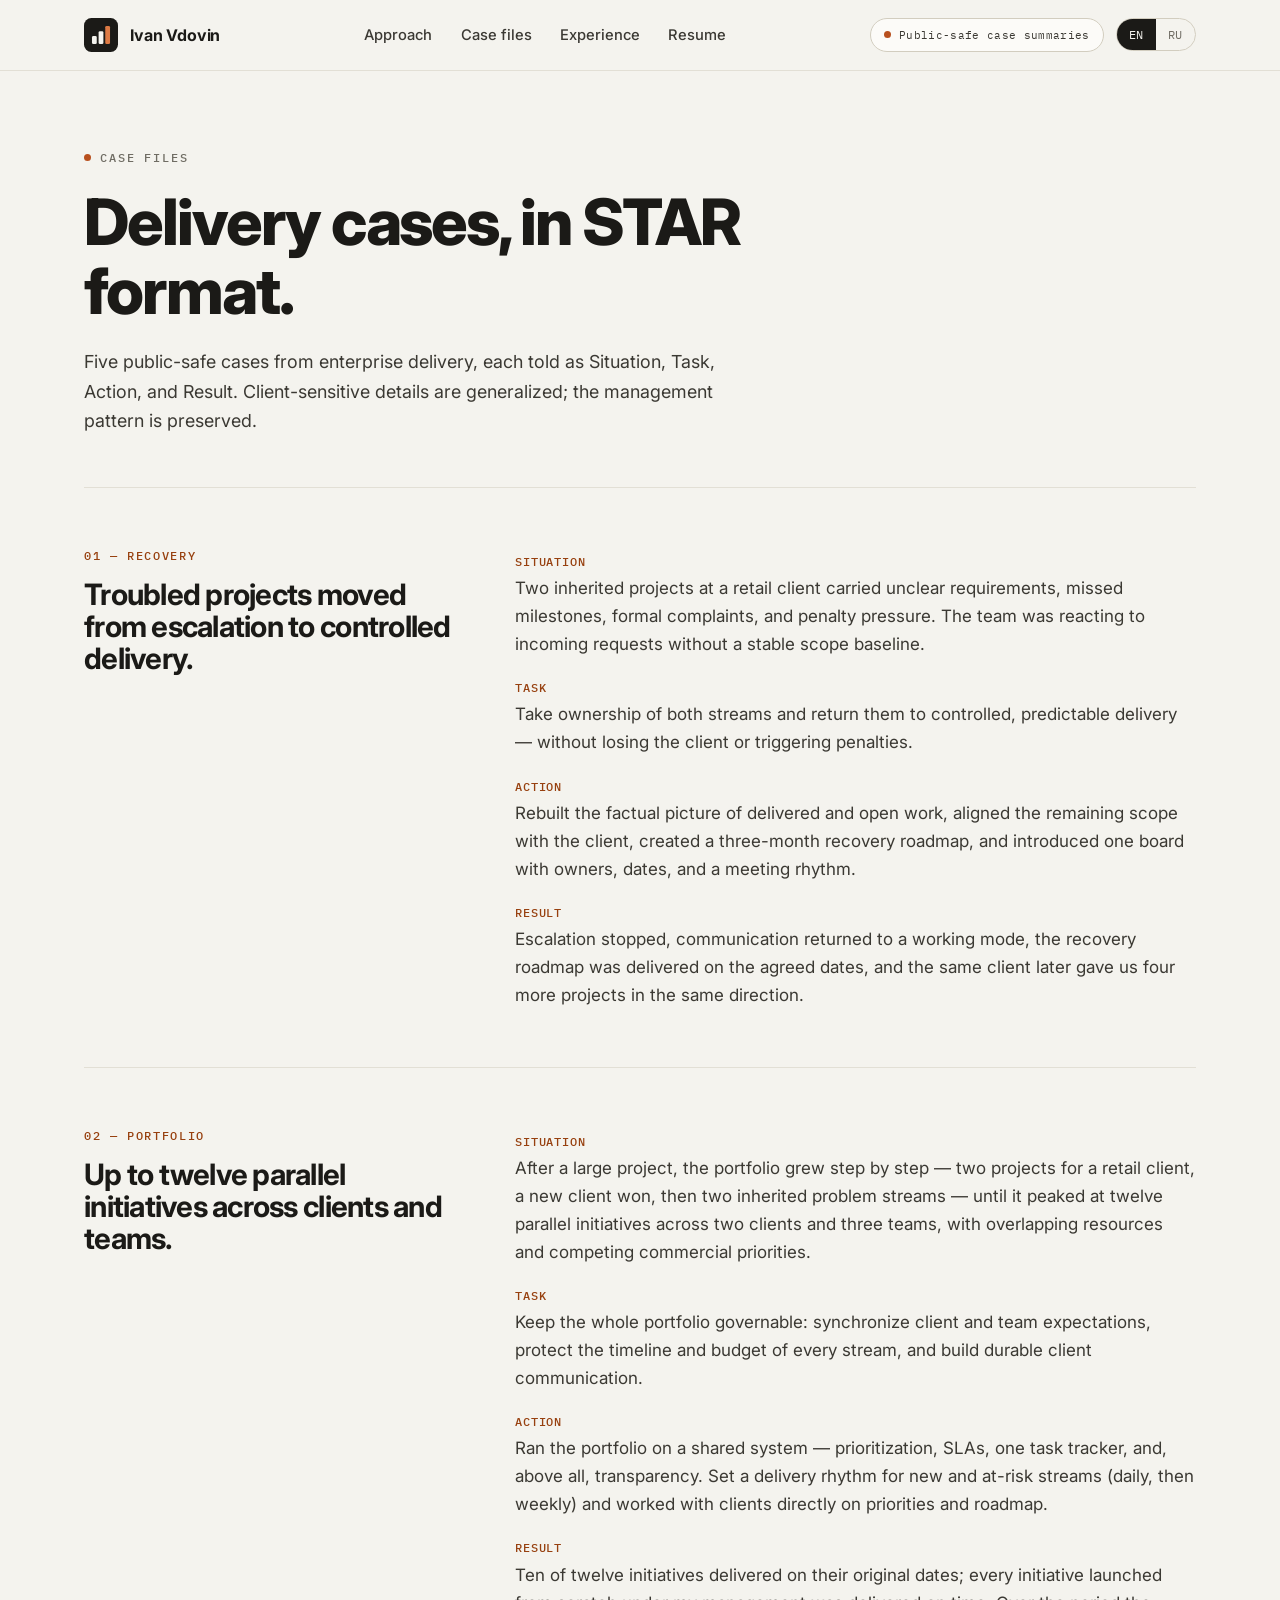
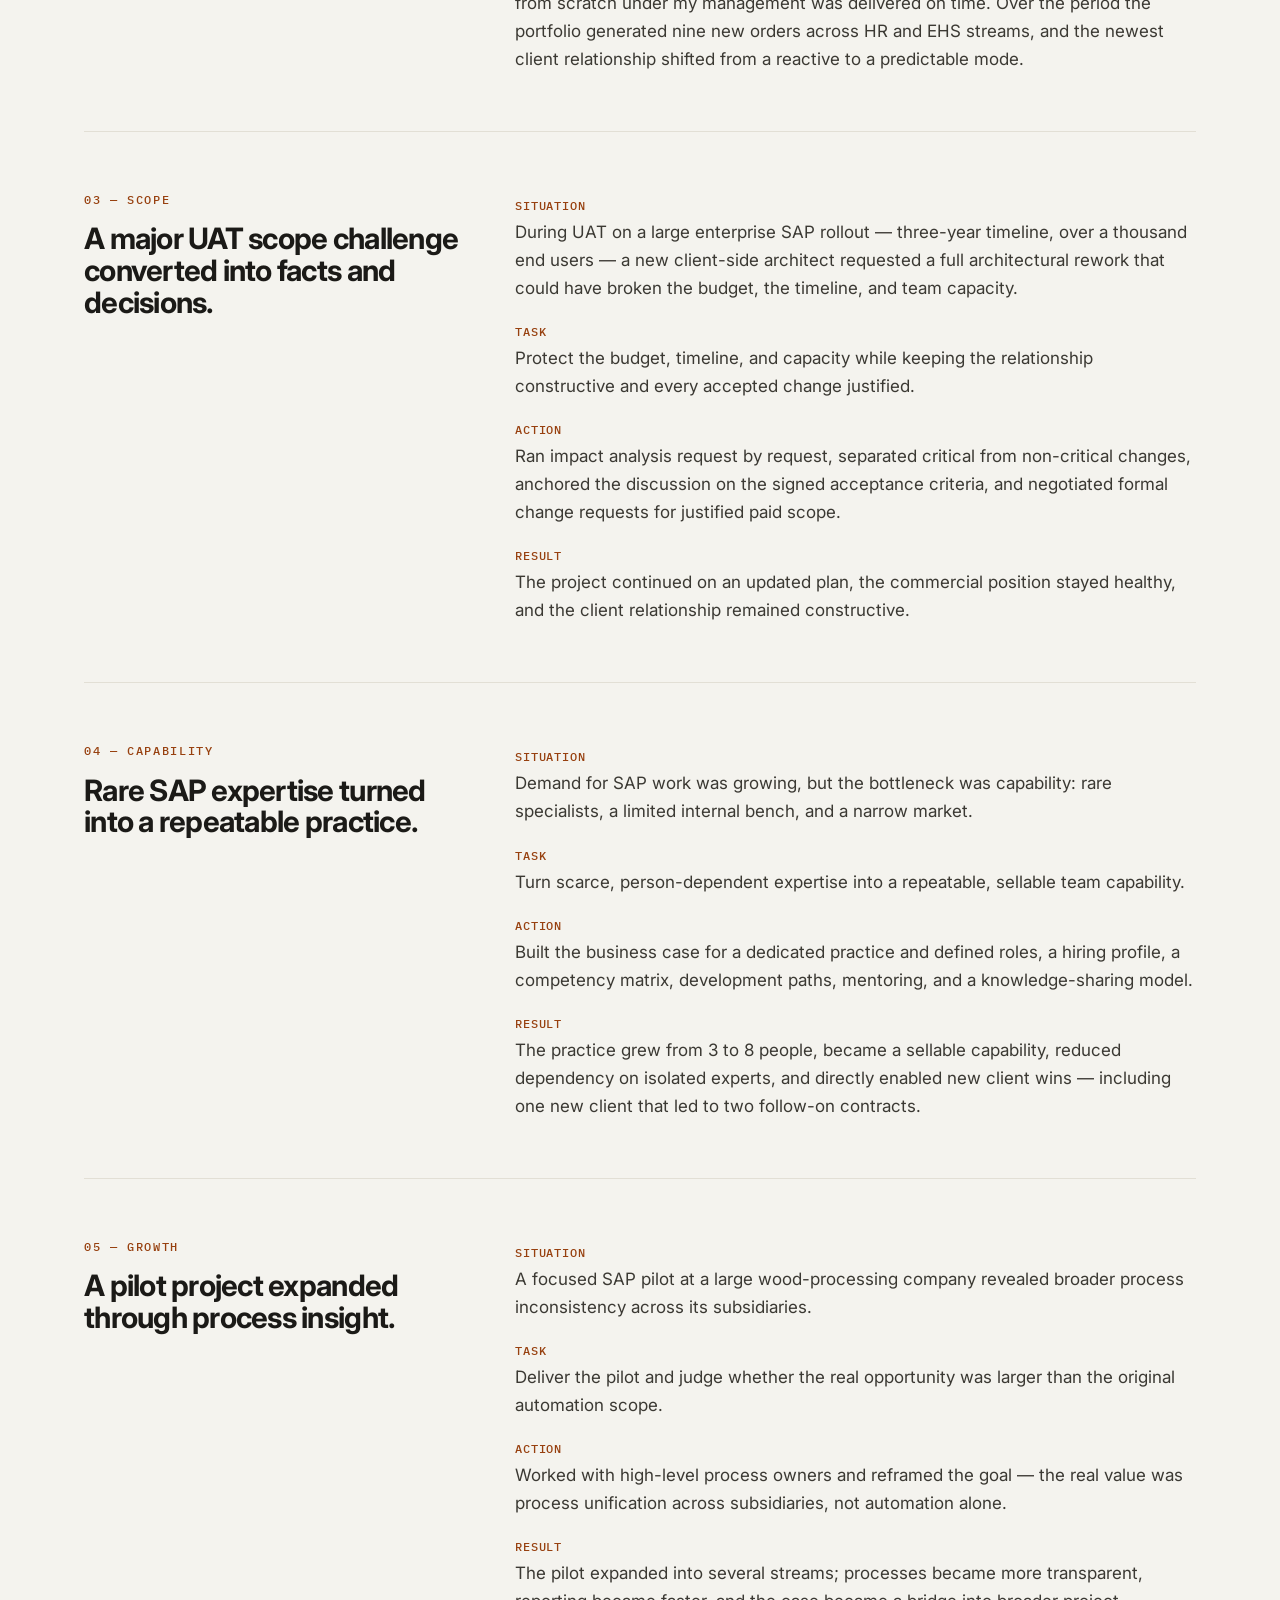
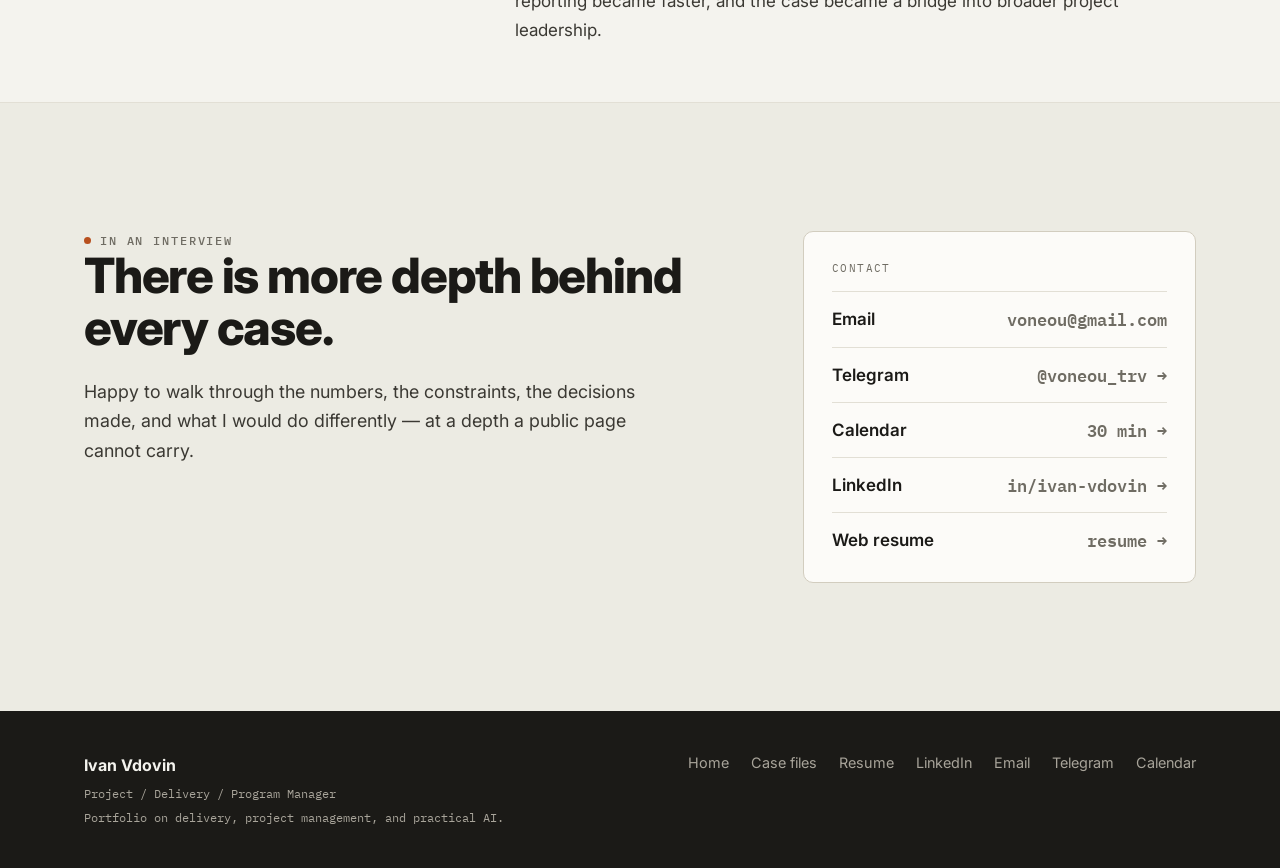
<file: case-studies.html>
<!doctype html>
<html lang="en">
  <head>
    <meta charset="utf-8">
    <meta name="viewport" content="width=device-width, initial-scale=1">
    <title>Case Files - Ivan Vdovin</title>
    <meta name="description" content="Public-safe project and delivery case files from Ivan Vdovin's enterprise IT work, each told in Situation, Task, Action, Result format.">
    <meta name="theme-color" content="#f4f3ee">
    <meta property="og:title" content="Case Files - Ivan Vdovin">
    <meta property="og:description" content="Delivery cases in STAR format: situation, task, action, and result.">
    <meta property="og:type" content="website">
    <link rel="alternate" hreflang="en" href="case-studies.html">
    <link rel="alternate" hreflang="ru" href="case-studies-ru.html">
    <link rel="alternate" hreflang="x-default" href="case-studies.html">
    <link rel="icon" href="data:image/svg+xml,%3Csvg%20xmlns='http://www.w3.org/2000/svg'%20viewBox='0%200%2064%2064'%3E%3Crect%20width='64'%20height='64'%20rx='14'%20fill='%231b1a17'/%3E%3Crect%20x='15'%20y='34'%20width='9'%20height='15'%20rx='2.5'%20fill='%23f4f3ee'/%3E%3Crect%20x='27.5'%20y='25'%20width='9'%20height='24'%20rx='2.5'%20fill='%23f4f3ee'/%3E%3Crect%20x='40'%20y='15'%20width='9'%20height='34'%20rx='2.5'%20fill='%23dd7a44'/%3E%3C/svg%3E">
    <link rel="preconnect" href="https://fonts.googleapis.com">
    <link rel="preconnect" href="https://fonts.gstatic.com" crossorigin>
    <link href="https://fonts.googleapis.com/css2?family=IBM+Plex+Mono:wght@400;500;600&family=Inter:wght@400;500;600;700;800&display=swap" rel="stylesheet">
    <link rel="stylesheet" href="styles.css">
    <script>document.documentElement.classList.add("js")</script>
  </head>
  <body>
    <a class="skip-link" href="#main">Skip to content</a>

    <nav class="nav" aria-label="Primary">
      <div class="wrap nav-inner">
        <a class="brand" href="index.html" aria-label="Ivan Vdovin - home">
          <svg class="brand-mark" viewBox="0 0 64 64" xmlns="http://www.w3.org/2000/svg" aria-hidden="true">
            <rect width="64" height="64" rx="14" fill="#1b1a17"></rect>
            <rect x="15" y="34" width="9" height="15" rx="2.5" fill="#f4f3ee"></rect>
            <rect x="27.5" y="25" width="9" height="24" rx="2.5" fill="#f4f3ee"></rect>
            <rect x="40" y="15" width="9" height="34" rx="2.5" fill="#dd7a44"></rect>
          </svg>
          <strong>Ivan Vdovin</strong>
        </a>
        <div class="nav-links">
          <a href="index.html#approach">Approach</a>
          <a href="case-studies.html">Case files</a>
          <a href="index.html#experience">Experience</a>
          <a href="resume.html">Resume</a>
        </div>
        <div class="nav-right">
          <span class="nav-status"><span class="dot"></span>Public-safe case summaries</span>
          <div class="lang-switch" role="group" aria-label="Language">
            <a href="case-studies.html" aria-current="page">EN</a>
            <a href="case-studies-ru.html">RU</a>
          </div>
        </div>
      </div>
    </nav>

    <main id="main">
      <header class="page-hero">
        <div class="wrap">
          <div class="reveal">
            <p class="eyebrow">Case files</p>
            <h1>Delivery cases, in STAR format.</h1>
            <p class="page-lead">Five public-safe cases from enterprise delivery, each told as Situation, Task, Action, and Result. Client-sensitive details are generalized; the management pattern is preserved.</p>
          </div>
        </div>
      </header>

      <div class="wrap">
        <section class="study reveal">
          <div class="study-aside">
            <p class="section-index">01 &mdash; Recovery</p>
            <h2>Troubled projects moved from escalation to controlled delivery.</h2>
          </div>
          <div class="study-body">
            <p><span class="study-lead">Situation</span><br>Two inherited projects at a retail client carried unclear requirements, missed milestones, formal complaints, and penalty pressure. The team was reacting to incoming requests without a stable scope baseline.</p>
            <p><span class="study-lead">Task</span><br>Take ownership of both streams and return them to controlled, predictable delivery &mdash; without losing the client or triggering penalties.</p>
            <p><span class="study-lead">Action</span><br>Rebuilt the factual picture of delivered and open work, aligned the remaining scope with the client, created a three-month recovery roadmap, and introduced one board with owners, dates, and a meeting rhythm.</p>
            <p><span class="study-lead">Result</span><br>Escalation stopped, communication returned to a working mode, the recovery roadmap was delivered on the agreed dates, and the same client later gave us four more projects in the same direction.</p>
          </div>
        </section>

        <section class="study reveal">
          <div class="study-aside">
            <p class="section-index">02 &mdash; Portfolio</p>
            <h2>Up to twelve parallel initiatives across clients and teams.</h2>
          </div>
          <div class="study-body">
            <p><span class="study-lead">Situation</span><br>After a large project, the portfolio grew step by step &mdash; two projects for a retail client, a new client won, then two inherited problem streams &mdash; until it peaked at twelve parallel initiatives across two clients and three teams, with overlapping resources and competing commercial priorities.</p>
            <p><span class="study-lead">Task</span><br>Keep the whole portfolio governable: synchronize client and team expectations, protect the timeline and budget of every stream, and build durable client communication.</p>
            <p><span class="study-lead">Action</span><br>Ran the portfolio on a shared system &mdash; prioritization, SLAs, one task tracker, and, above all, transparency. Set a delivery rhythm for new and at-risk streams (daily, then weekly) and worked with clients directly on priorities and roadmap.</p>
            <p><span class="study-lead">Result</span><br>Ten of twelve initiatives delivered on their original dates; every initiative launched from scratch under my management was delivered on time. Over the period the portfolio generated nine new orders across HR and EHS streams, and the newest client relationship shifted from a reactive to a predictable mode.</p>
          </div>
        </section>

        <section class="study reveal">
          <div class="study-aside">
            <p class="section-index">03 &mdash; Scope</p>
            <h2>A major UAT scope challenge converted into facts and decisions.</h2>
          </div>
          <div class="study-body">
            <p><span class="study-lead">Situation</span><br>During UAT on a large enterprise SAP rollout &mdash; three-year timeline, over a thousand end users &mdash; a new client-side architect requested a full architectural rework that could have broken the budget, the timeline, and team capacity.</p>
            <p><span class="study-lead">Task</span><br>Protect the budget, timeline, and capacity while keeping the relationship constructive and every accepted change justified.</p>
            <p><span class="study-lead">Action</span><br>Ran impact analysis request by request, separated critical from non-critical changes, anchored the discussion on the signed acceptance criteria, and negotiated formal change requests for justified paid scope.</p>
            <p><span class="study-lead">Result</span><br>The project continued on an updated plan, the commercial position stayed healthy, and the client relationship remained constructive.</p>
          </div>
        </section>

        <section class="study reveal">
          <div class="study-aside">
            <p class="section-index">04 &mdash; Capability</p>
            <h2>Rare SAP expertise turned into a repeatable practice.</h2>
          </div>
          <div class="study-body">
            <p><span class="study-lead">Situation</span><br>Demand for SAP work was growing, but the bottleneck was capability: rare specialists, a limited internal bench, and a narrow market.</p>
            <p><span class="study-lead">Task</span><br>Turn scarce, person-dependent expertise into a repeatable, sellable team capability.</p>
            <p><span class="study-lead">Action</span><br>Built the business case for a dedicated practice and defined roles, a hiring profile, a competency matrix, development paths, mentoring, and a knowledge-sharing model.</p>
            <p><span class="study-lead">Result</span><br>The practice grew from 3 to 8 people, became a sellable capability, reduced dependency on isolated experts, and directly enabled new client wins &mdash; including one new client that led to two follow-on contracts.</p>
          </div>
        </section>

        <section class="study reveal">
          <div class="study-aside">
            <p class="section-index">05 &mdash; Growth</p>
            <h2>A pilot project expanded through process insight.</h2>
          </div>
          <div class="study-body">
            <p><span class="study-lead">Situation</span><br>A focused SAP pilot at a large wood-processing company revealed broader process inconsistency across its subsidiaries.</p>
            <p><span class="study-lead">Task</span><br>Deliver the pilot and judge whether the real opportunity was larger than the original automation scope.</p>
            <p><span class="study-lead">Action</span><br>Worked with high-level process owners and reframed the goal &mdash; the real value was process unification across subsidiaries, not automation alone.</p>
            <p><span class="study-lead">Result</span><br>The pilot expanded into several streams; processes became more transparent, reporting became faster, and the case became a bridge into broader project leadership.</p>
          </div>
        </section>
      </div>

      <section class="section section--soft">
        <div class="wrap">
          <div class="closing">
            <div class="closing-main reveal">
              <p class="eyebrow">In an interview</p>
              <h2>There is more depth behind every case.</h2>
              <p class="closing-lead">Happy to walk through the numbers, the constraints, the decisions made, and what I would do differently &mdash; at a depth a public page cannot carry.</p>
            </div>
            <aside class="contact-card reveal" style="--rd: 0.08s">
              <div class="meta-label">Contact</div>
              <a class="contact-link" href="mailto:voneou@gmail.com">
                <span>Email</span>
                <span>voneou@gmail.com</span>
              </a>
              <a class="contact-link" href="https://t.me/voneou_trv">
                <span>Telegram</span>
                <span>@voneou_trv &rarr;</span>
              </a>
              <a class="contact-link" href="https://calendly.com/voneou/30min">
                <span>Calendar</span>
                <span>30 min &rarr;</span>
              </a>
              <a class="contact-link" href="https://www.linkedin.com/in/ivan-vdovin-a34812b1">
                <span>LinkedIn</span>
                <span>in/ivan-vdovin &rarr;</span>
              </a>
              <a class="contact-link" href="resume.html">
                <span>Web resume</span>
                <span>resume &rarr;</span>
              </a>
            </aside>
          </div>
        </div>
      </section>
    </main>

    <footer class="footer">
      <div class="wrap footer-inner">
        <div class="footer-brand">
          <strong>Ivan Vdovin</strong>
          <p>Project / Delivery / Program Manager</p>
          <p>Portfolio on delivery, project management, and practical AI.</p>
        </div>
        <nav class="footer-links" aria-label="Footer">
          <a href="index.html">Home</a>
          <a href="case-studies.html">Case files</a>
          <a href="resume.html">Resume</a>
          <a href="https://www.linkedin.com/in/ivan-vdovin-a34812b1">LinkedIn</a>
          <a href="mailto:voneou@gmail.com">Email</a>
          <a href="https://t.me/voneou_trv">Telegram</a>
          <a href="https://calendly.com/voneou/30min">Calendar</a>
        </nav>
      </div>
    </footer>

    <script src="main.js" defer></script>
    <!-- Cloudflare Web Analytics --><script defer src='https://static.cloudflareinsights.com/beacon.min.js' data-cf-beacon='{"token": "70e15766123a4419b463c7559e8e9578"}'></script><!-- End Cloudflare Web Analytics -->
  </body>
</html>
</file>
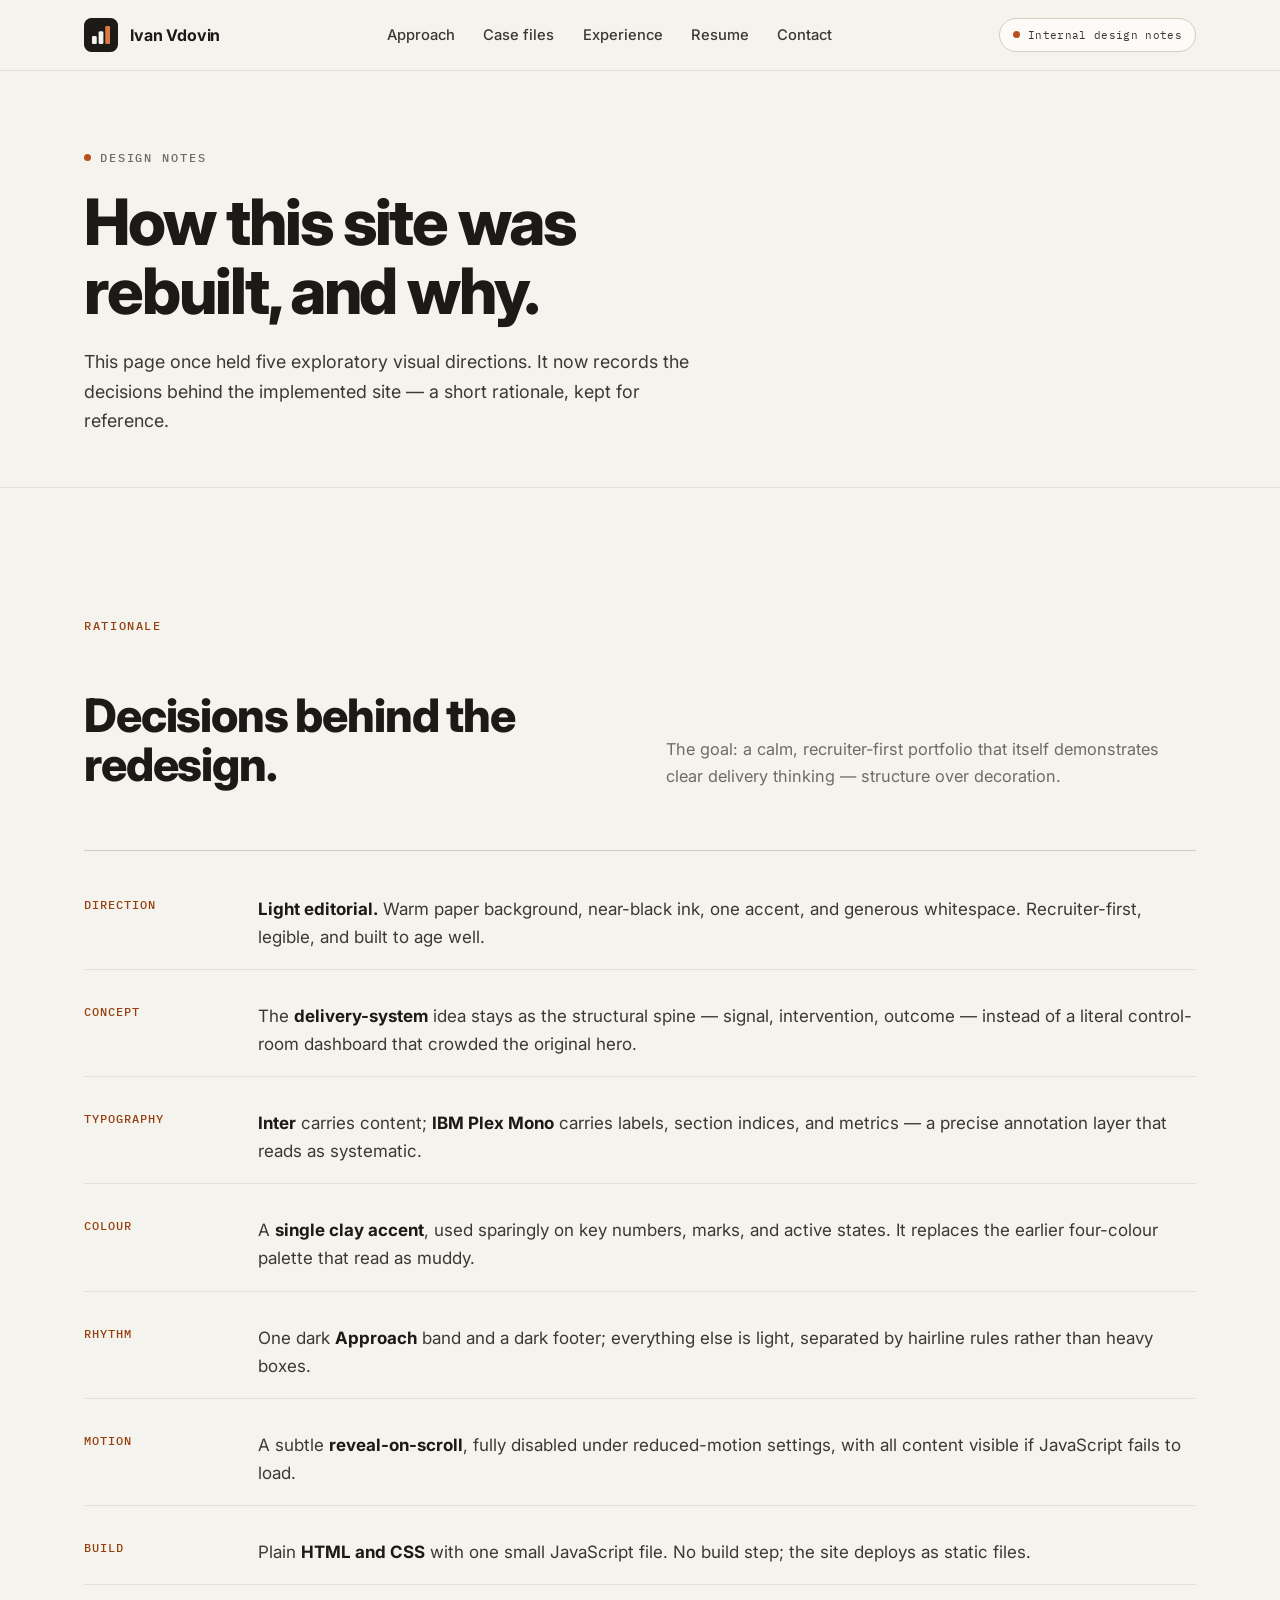
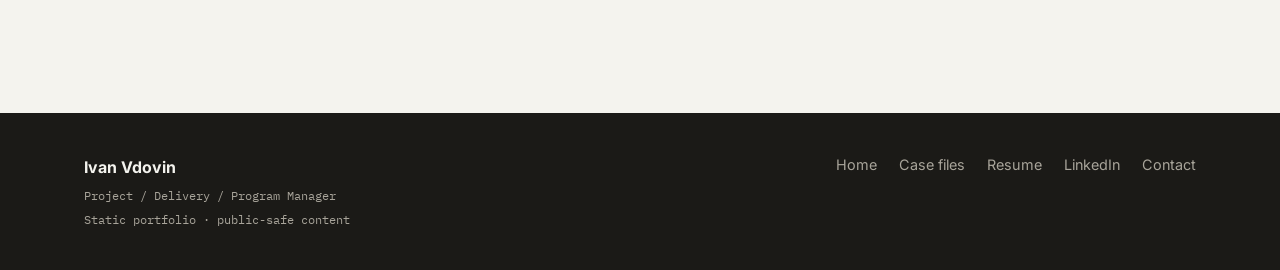
<file: design-variants.html>
<!doctype html>
<html lang="en">
  <head>
    <meta charset="utf-8">
    <meta name="viewport" content="width=device-width, initial-scale=1">
    <title>Design Notes - Ivan Vdovin</title>
    <meta name="description" content="Design rationale for the Ivan Vdovin portfolio: the decisions behind the implemented site.">
    <meta name="theme-color" content="#f4f3ee">
    <meta name="robots" content="noindex">
    <link rel="icon" href="data:image/svg+xml,%3Csvg%20xmlns='http://www.w3.org/2000/svg'%20viewBox='0%200%2064%2064'%3E%3Crect%20width='64'%20height='64'%20rx='14'%20fill='%231b1a17'/%3E%3Crect%20x='15'%20y='34'%20width='9'%20height='15'%20rx='2.5'%20fill='%23f4f3ee'/%3E%3Crect%20x='27.5'%20y='25'%20width='9'%20height='24'%20rx='2.5'%20fill='%23f4f3ee'/%3E%3Crect%20x='40'%20y='15'%20width='9'%20height='34'%20rx='2.5'%20fill='%23dd7a44'/%3E%3C/svg%3E">
    <link rel="preconnect" href="https://fonts.googleapis.com">
    <link rel="preconnect" href="https://fonts.gstatic.com" crossorigin>
    <link href="https://fonts.googleapis.com/css2?family=IBM+Plex+Mono:wght@400;500;600&family=Inter:wght@400;500;600;700;800&display=swap" rel="stylesheet">
    <link rel="stylesheet" href="styles.css">
    <script>document.documentElement.classList.add("js")</script>
  </head>
  <body>
    <a class="skip-link" href="#main">Skip to content</a>

    <nav class="nav" aria-label="Primary">
      <div class="wrap nav-inner">
        <a class="brand" href="index.html" aria-label="Ivan Vdovin - home">
          <svg class="brand-mark" viewBox="0 0 64 64" xmlns="http://www.w3.org/2000/svg" aria-hidden="true">
            <rect width="64" height="64" rx="14" fill="#1b1a17"></rect>
            <rect x="15" y="34" width="9" height="15" rx="2.5" fill="#f4f3ee"></rect>
            <rect x="27.5" y="25" width="9" height="24" rx="2.5" fill="#f4f3ee"></rect>
            <rect x="40" y="15" width="9" height="34" rx="2.5" fill="#dd7a44"></rect>
          </svg>
          <strong>Ivan Vdovin</strong>
        </a>
        <div class="nav-links">
          <a href="index.html#approach">Approach</a>
          <a href="case-studies.html">Case files</a>
          <a href="index.html#experience">Experience</a>
          <a href="resume.html">Resume</a>
          <a href="mailto:voneou@gmail.com">Contact</a>
        </div>
        <span class="nav-status"><span class="dot"></span>Internal design notes</span>
      </div>
    </nav>

    <main id="main">
      <header class="page-hero">
        <div class="wrap">
          <div class="reveal">
            <p class="eyebrow">Design notes</p>
            <h1>How this site was rebuilt, and why.</h1>
            <p class="page-lead">This page once held five exploratory visual directions. It now records the decisions behind the implemented site &mdash; a short rationale, kept for reference.</p>
          </div>
        </div>
      </header>

      <section class="section">
        <div class="wrap">
          <div class="section-head reveal">
            <p class="section-index">Rationale</p>
            <h2>Decisions behind the redesign.</h2>
            <p class="section-intro">The goal: a calm, recruiter-first portfolio that itself demonstrates clear delivery thinking &mdash; structure over decoration.</p>
          </div>
          <div class="note-list reveal">
            <div class="note">
              <div class="note-k">Direction</div>
              <div class="note-v"><strong>Light editorial.</strong> Warm paper background, near-black ink, one accent, and generous whitespace. Recruiter-first, legible, and built to age well.</div>
            </div>
            <div class="note">
              <div class="note-k">Concept</div>
              <div class="note-v">The <strong>delivery-system</strong> idea stays as the structural spine &mdash; signal, intervention, outcome &mdash; instead of a literal control-room dashboard that crowded the original hero.</div>
            </div>
            <div class="note">
              <div class="note-k">Typography</div>
              <div class="note-v"><strong>Inter</strong> carries content; <strong>IBM Plex Mono</strong> carries labels, section indices, and metrics &mdash; a precise annotation layer that reads as systematic.</div>
            </div>
            <div class="note">
              <div class="note-k">Colour</div>
              <div class="note-v">A <strong>single clay accent</strong>, used sparingly on key numbers, marks, and active states. It replaces the earlier four-colour palette that read as muddy.</div>
            </div>
            <div class="note">
              <div class="note-k">Rhythm</div>
              <div class="note-v">One dark <strong>Approach</strong> band and a dark footer; everything else is light, separated by hairline rules rather than heavy boxes.</div>
            </div>
            <div class="note">
              <div class="note-k">Motion</div>
              <div class="note-v">A subtle <strong>reveal-on-scroll</strong>, fully disabled under reduced-motion settings, with all content visible if JavaScript fails to load.</div>
            </div>
            <div class="note">
              <div class="note-k">Build</div>
              <div class="note-v">Plain <strong>HTML and CSS</strong> with one small JavaScript file. No build step; the site deploys as static files.</div>
            </div>
          </div>
        </div>
      </section>
    </main>

    <footer class="footer">
      <div class="wrap footer-inner">
        <div class="footer-brand">
          <strong>Ivan Vdovin</strong>
          <p>Project / Delivery / Program Manager</p>
          <p>Static portfolio &middot; public-safe content</p>
        </div>
        <nav class="footer-links" aria-label="Footer">
          <a href="index.html">Home</a>
          <a href="case-studies.html">Case files</a>
          <a href="resume.html">Resume</a>
          <a href="https://www.linkedin.com/in/ivan-vdovin-a34812b1">LinkedIn</a>
          <a href="mailto:voneou@gmail.com">Contact</a>
        </nav>
      </div>
    </footer>

    <script src="main.js" defer></script>
  </body>
</html>
</file>
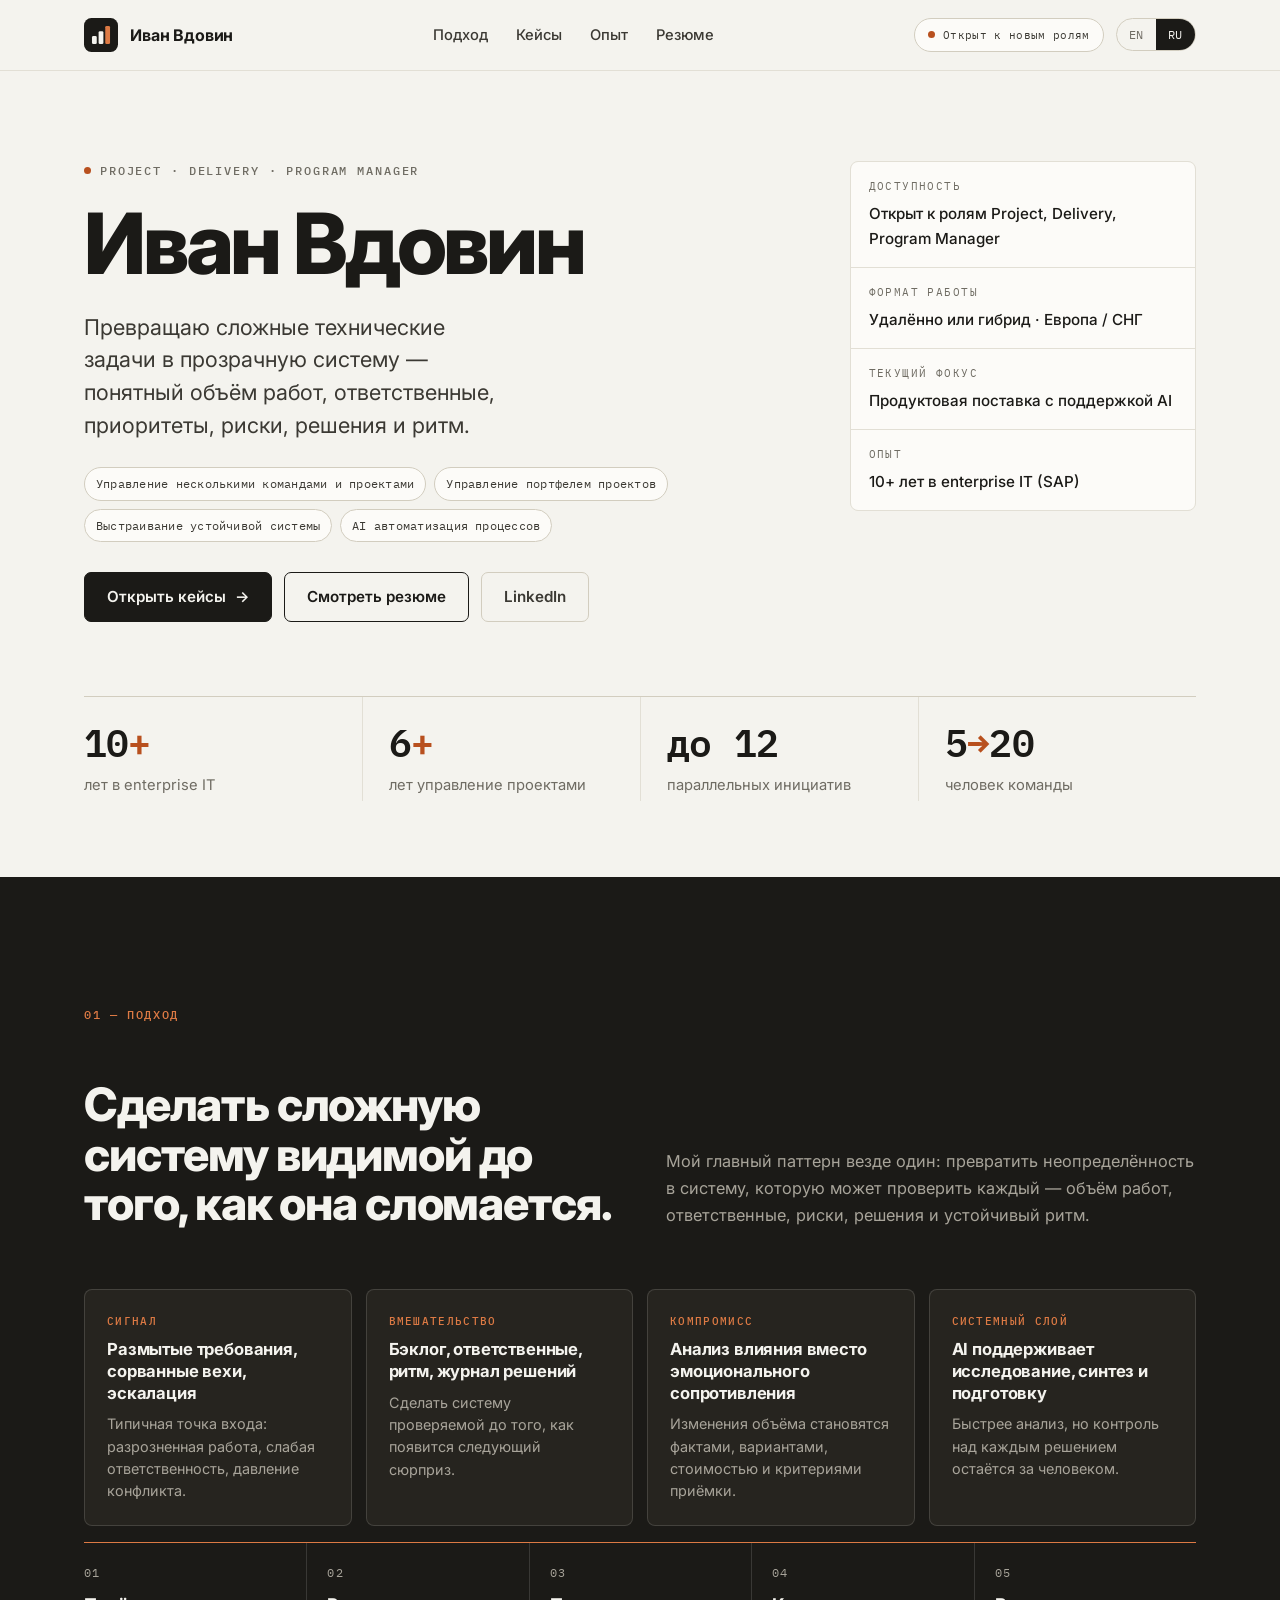
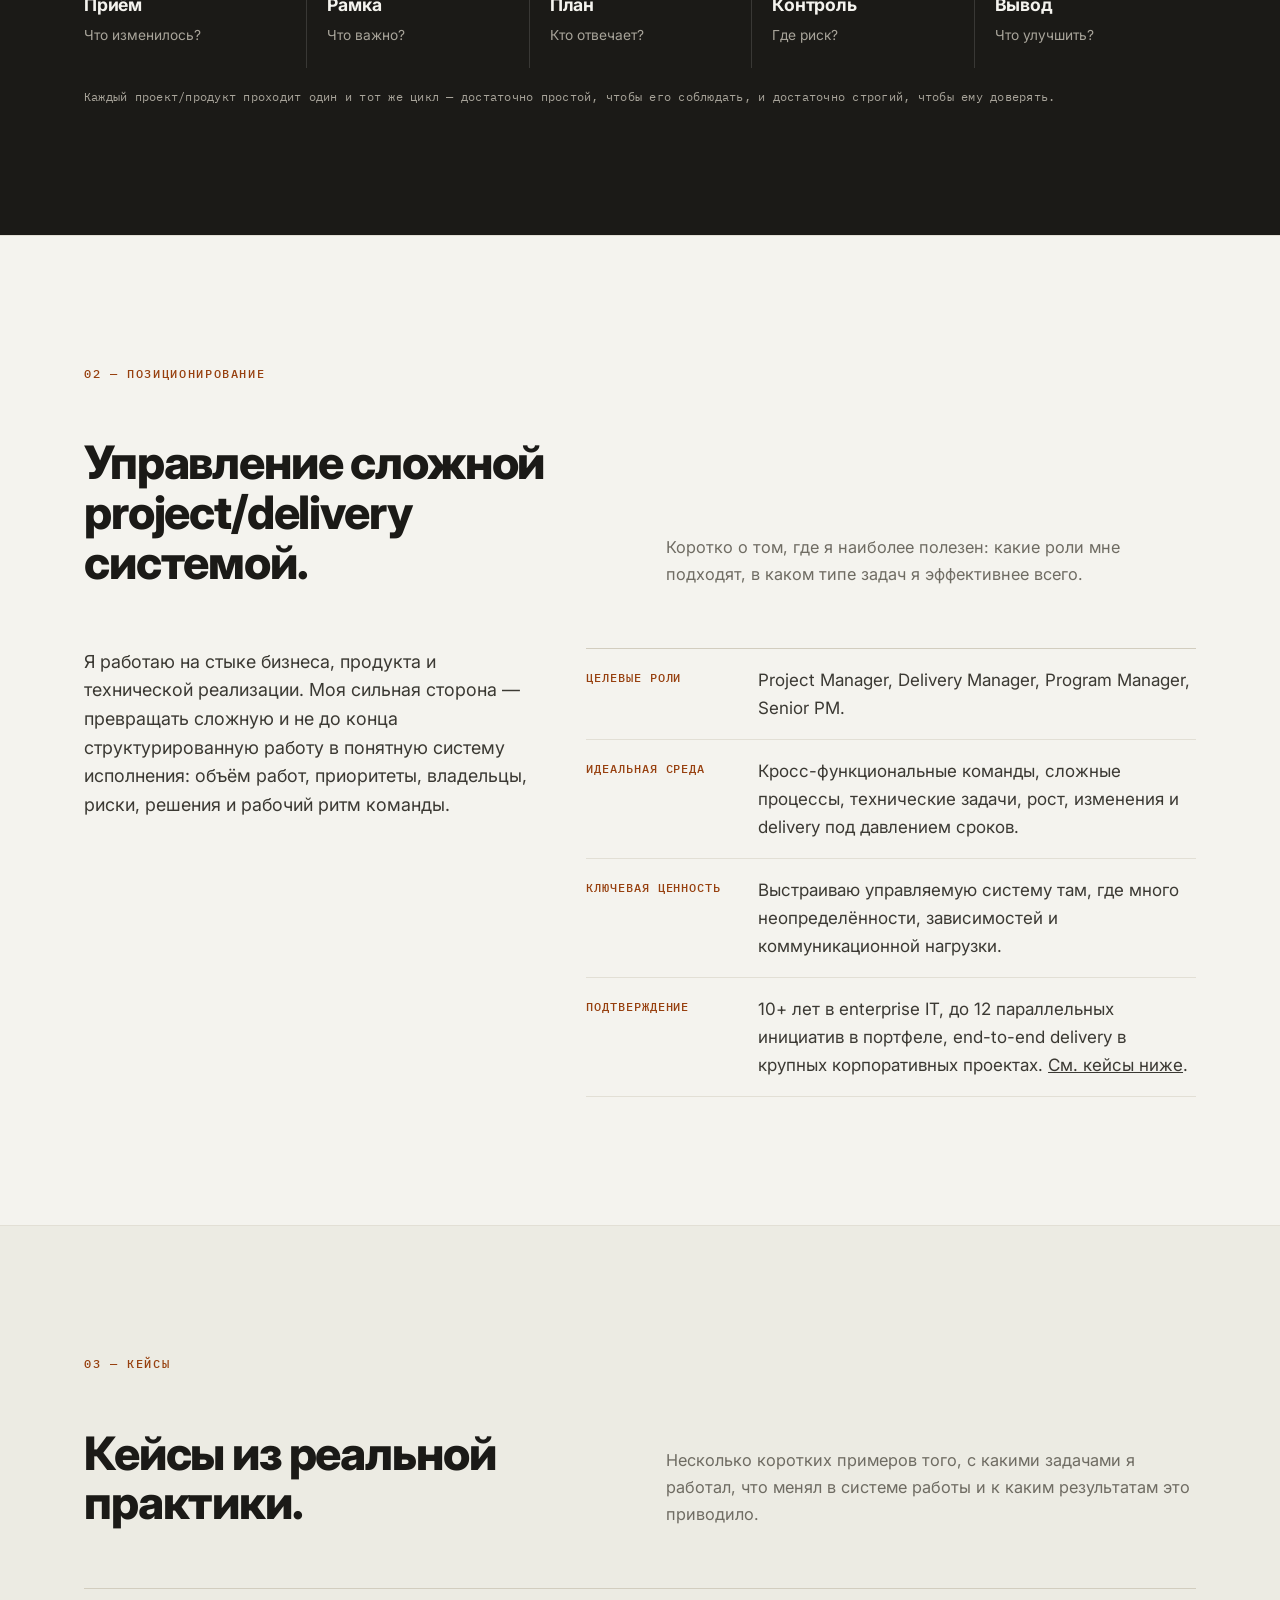
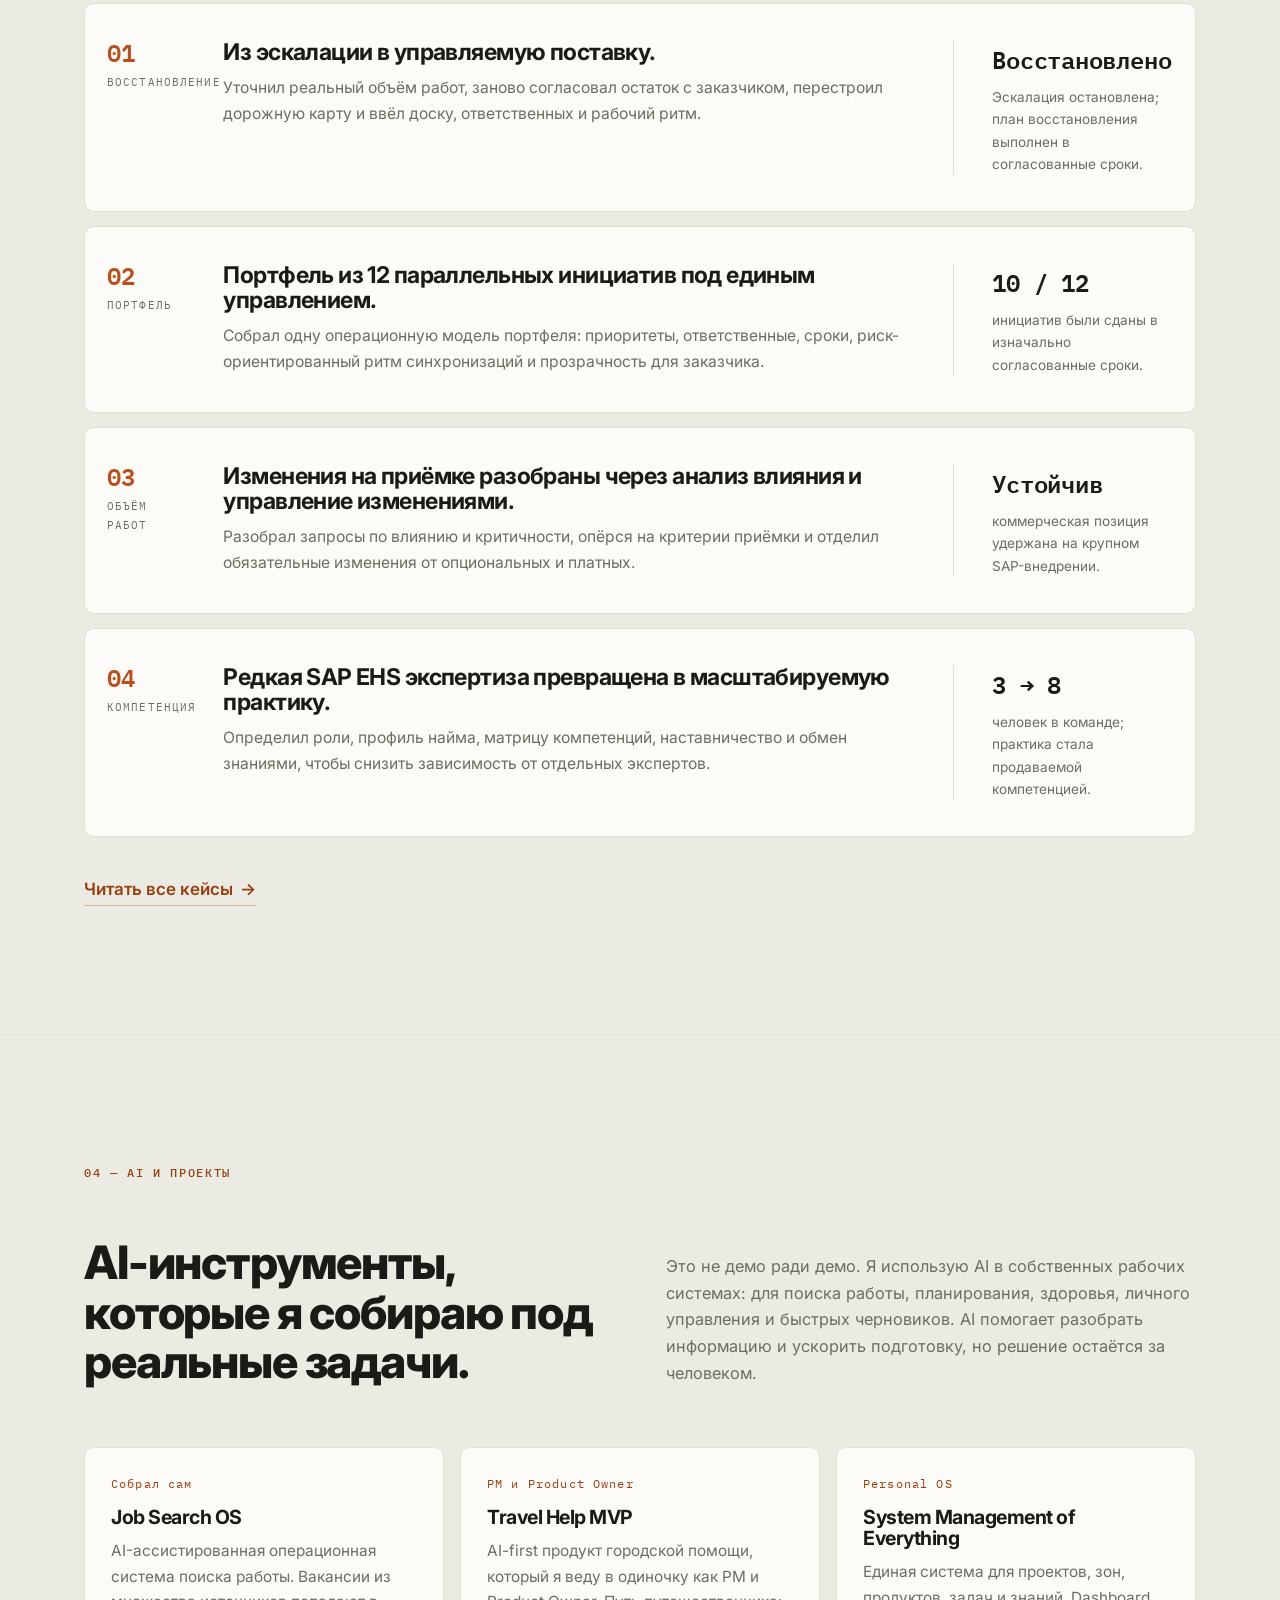
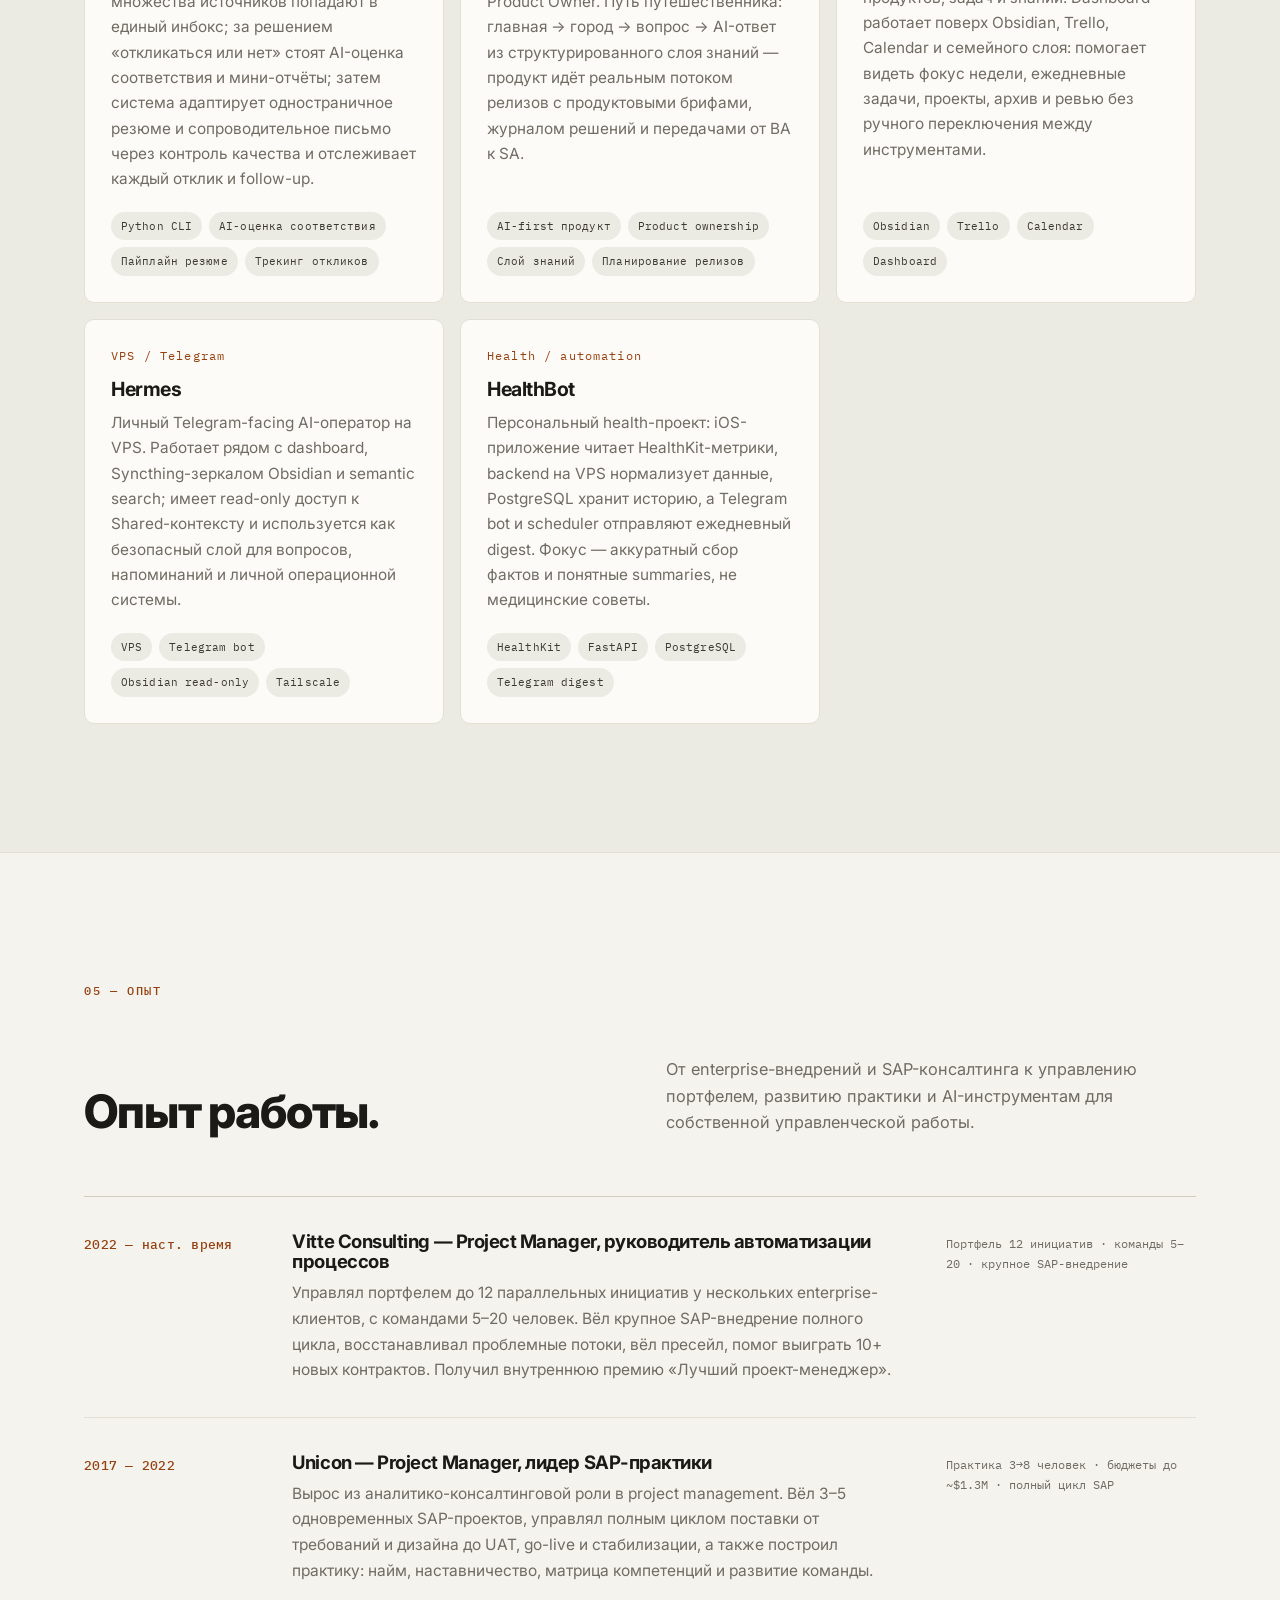
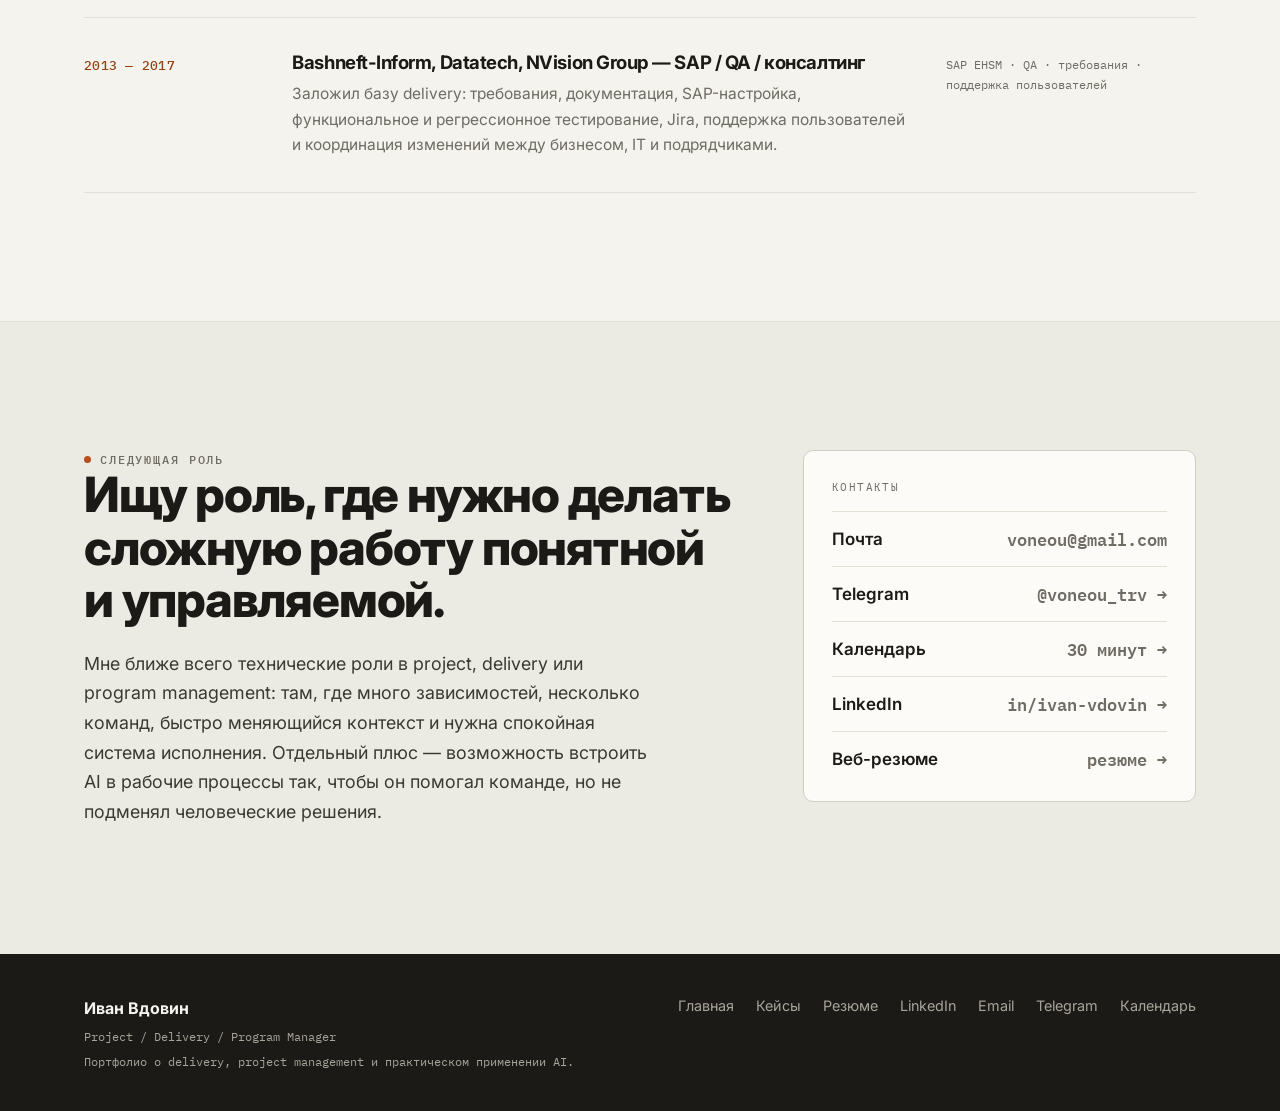
<file: index-ru.html>
<!doctype html>
<html lang="ru">
  <head>
    <meta charset="utf-8">
    <meta name="viewport" content="width=device-width, initial-scale=1">
    <title>Иван Вдовин — Project, Delivery и Program Manager</title>
    <meta name="description" content="Иван Вдовин — Project и Delivery Manager с опытом 10+ лет в enterprise IT: управление портфелем, восстановление проблемных проектов и AI-ассистированные PM-процессы.">
    <meta name="theme-color" content="#f4f3ee">
    <meta property="og:title" content="Иван Вдовин — Project, Delivery и Program Manager">
    <meta property="og:description" content="Превращаю сложную техническую поставку в прозрачную систему: объём работ, ответственность, риски, решения и ритм.">
    <meta property="og:type" content="website">
    <link rel="alternate" hreflang="en" href="index.html">
    <link rel="alternate" hreflang="ru" href="index-ru.html">
    <link rel="alternate" hreflang="x-default" href="index.html">
    <link rel="icon" href="data:image/svg+xml,%3Csvg%20xmlns='http://www.w3.org/2000/svg'%20viewBox='0%200%2064%2064'%3E%3Crect%20width='64'%20height='64'%20rx='14'%20fill='%231b1a17'/%3E%3Crect%20x='15'%20y='34'%20width='9'%20height='15'%20rx='2.5'%20fill='%23f4f3ee'/%3E%3Crect%20x='27.5'%20y='25'%20width='9'%20height='24'%20rx='2.5'%20fill='%23f4f3ee'/%3E%3Crect%20x='40'%20y='15'%20width='9'%20height='34'%20rx='2.5'%20fill='%23dd7a44'/%3E%3C/svg%3E">
    <link rel="preconnect" href="https://fonts.googleapis.com">
    <link rel="preconnect" href="https://fonts.gstatic.com" crossorigin>
    <link href="https://fonts.googleapis.com/css2?family=IBM+Plex+Mono:wght@400;500;600&family=Inter:wght@400;500;600;700;800&display=swap" rel="stylesheet">
    <link rel="stylesheet" href="styles.css">
    <script>document.documentElement.classList.add("js")</script>
  </head>
  <body>
    <a class="skip-link" href="#main">Перейти к содержимому</a>

    <nav class="nav" aria-label="Основная навигация">
      <div class="wrap nav-inner">
        <a class="brand" href="index-ru.html" aria-label="Иван Вдовин — главная">
          <svg class="brand-mark" viewBox="0 0 64 64" xmlns="http://www.w3.org/2000/svg" aria-hidden="true">
            <rect width="64" height="64" rx="14" fill="#1b1a17"></rect>
            <rect x="15" y="34" width="9" height="15" rx="2.5" fill="#f4f3ee"></rect>
            <rect x="27.5" y="25" width="9" height="24" rx="2.5" fill="#f4f3ee"></rect>
            <rect x="40" y="15" width="9" height="34" rx="2.5" fill="#dd7a44"></rect>
          </svg>
          <strong>Иван Вдовин</strong>
        </a>
        <div class="nav-links">
          <a href="#approach">Подход</a>
          <a href="#cases">Кейсы</a>
          <a href="#experience">Опыт</a>
          <a href="resume-ru.html">Резюме</a>
        </div>
        <div class="nav-right">
          <span class="nav-status"><span class="dot"></span>Открыт к новым ролям</span>
          <div class="lang-switch" role="group" aria-label="Язык">
            <a href="index.html">EN</a>
            <a href="index-ru.html" aria-current="page">RU</a>
          </div>
        </div>
      </div>
    </nav>

    <main id="main">
      <header class="hero">
        <div class="wrap">
          <div class="hero-top">
            <div class="hero-main reveal">
              <p class="eyebrow">Project &middot; Delivery &middot; Program Manager</p>
              <h1>Иван Вдовин</h1>
              <p class="hero-lead">Превращаю сложные технические задачи в прозрачную систему &mdash; понятный объём работ, ответственные, приоритеты, риски, решения и ритм.</p>
              <div class="tags">
                <span class="tag">Управление несколькими командами и проектами</span>
                <span class="tag">Управление портфелем проектов</span>
                <span class="tag">Выстраивание устойчивой системы</span>
                <span class="tag">AI автоматизация процессов</span>
              </div>
              <div class="btns">
                <a class="btn btn--primary" href="case-studies-ru.html">Открыть кейсы <span class="arrow" aria-hidden="true">&rarr;</span></a>
                <a class="btn btn--secondary" href="resume-ru.html">Смотреть резюме</a>
                <a class="btn btn--ghost" href="https://www.linkedin.com/in/ivan-vdovin-a34812b1">LinkedIn</a>
              </div>
            </div>
            <aside class="hero-meta reveal" style="--rd: 0.08s">
              <div class="meta">
                <div class="meta-label">Доступность</div>
                <div class="meta-value">Открыт к ролям Project, Delivery, Program Manager</div>
              </div>
              <div class="meta">
                <div class="meta-label">Формат работы</div>
                <div class="meta-value">Удалённо или гибрид &middot; Европа / СНГ</div>
              </div>
              <div class="meta">
                <div class="meta-label">Текущий фокус</div>
                <div class="meta-value">Продуктовая поставка с поддержкой AI</div>
              </div>
              <div class="meta">
                <div class="meta-label">Опыт</div>
                <div class="meta-value">10+ лет в enterprise IT (SAP)</div>
              </div>
            </aside>
          </div>
          <div class="proof reveal" style="--rd: 0.16s">
            <div class="proof-item">
              <div class="proof-num">10<b>+</b></div>
              <div class="proof-label">лет в enterprise IT</div>
            </div>
            <div class="proof-item">
              <div class="proof-num">6<b>+</b></div>
              <div class="proof-label">лет управление проектами</div>
            </div>
            <div class="proof-item">
              <div class="proof-num">до 12</div>
              <div class="proof-label">параллельных инициатив</div>
            </div>
            <div class="proof-item">
              <div class="proof-num">5<b>&rarr;</b>20</div>
              <div class="proof-label">человек команды</div>
            </div>
          </div>
        </div>
      </header>

      <section class="section section--dark" id="approach">
        <div class="wrap">
          <div class="section-head reveal">
            <p class="section-index">01 &mdash; Подход</p>
            <h2>Сделать сложную систему видимой до того, как она сломается.</h2>
            <p class="section-intro">Мой главный паттерн везде один: превратить неопределённость в систему, которую может проверить каждый &mdash; объём работ, ответственные, риски, решения и устойчивый ритм.</p>
          </div>
          <div class="approach-grid reveal">
            <div class="approach-card">
              <span class="ac-label">Сигнал</span>
              <span class="ac-title">Размытые требования, сорванные вехи, эскалация</span>
              <span class="ac-text">Типичная точка входа: разрозненная работа, слабая ответственность, давление конфликта.</span>
            </div>
            <div class="approach-card">
              <span class="ac-label">Вмешательство</span>
              <span class="ac-title">Бэклог, ответственные, ритм, журнал решений</span>
              <span class="ac-text">Сделать систему проверяемой до того, как появится следующий сюрприз.</span>
            </div>
            <div class="approach-card">
              <span class="ac-label">Компромисс</span>
              <span class="ac-title">Анализ влияния вместо эмоционального сопротивления</span>
              <span class="ac-text">Изменения объёма становятся фактами, вариантами, стоимостью и критериями приёмки.</span>
            </div>
            <div class="approach-card">
              <span class="ac-label">Системный слой</span>
              <span class="ac-title">AI поддерживает исследование, синтез и подготовку</span>
              <span class="ac-text">Быстрее анализ, но контроль над каждым решением остаётся за человеком.</span>
            </div>
          </div>
          <div class="loop reveal">
            <div class="loop-step">
              <div class="ls-num">01</div>
              <div class="ls-name">Приём</div>
              <div class="ls-q">Что изменилось?</div>
            </div>
            <div class="loop-step">
              <div class="ls-num">02</div>
              <div class="ls-name">Рамка</div>
              <div class="ls-q">Что важно?</div>
            </div>
            <div class="loop-step">
              <div class="ls-num">03</div>
              <div class="ls-name">План</div>
              <div class="ls-q">Кто отвечает?</div>
            </div>
            <div class="loop-step">
              <div class="ls-num">04</div>
              <div class="ls-name">Контроль</div>
              <div class="ls-q">Где риск?</div>
            </div>
            <div class="loop-step">
              <div class="ls-num">05</div>
              <div class="ls-name">Вывод</div>
              <div class="ls-q">Что улучшить?</div>
            </div>
          </div>
          <p class="loop-note reveal">Каждый проект/продукт проходит один и тот же цикл &mdash; достаточно простой, чтобы его соблюдать, и достаточно строгий, чтобы ему доверять.</p>
        </div>
      </section>

      <section class="section" id="positioning">
        <div class="wrap">
          <div class="section-head reveal">
            <p class="section-index">02 &mdash; Позиционирование</p>
            <h2>Управление сложной project/delivery системой.</h2>
            <p class="section-intro">Коротко о том, где я наиболее полезен: какие роли мне подходят, в каком типе задач я эффективнее всего.</p>
          </div>
          <div class="split reveal">
            <p class="split-lead">Я работаю на стыке бизнеса, продукта и технической реализации. Моя сильная сторона &mdash; превращать сложную и не до конца структурированную работу в понятную систему исполнения: объём работ, приоритеты, владельцы, риски, решения и рабочий ритм команды.</p>
            <div class="spec">
              <div class="spec-row">
                <div class="spec-k">Целевые роли</div>
                <div class="spec-v">Project Manager, Delivery Manager, Program Manager, Senior PM.</div>
              </div>
              <div class="spec-row">
                <div class="spec-k">Идеальная среда</div>
                <div class="spec-v">Кросс-функциональные команды, сложные процессы, технические задачи, рост, изменения и delivery под давлением сроков.</div>
              </div>
              <div class="spec-row">
                <div class="spec-k">Ключевая ценность</div>
                <div class="spec-v">Выстраиваю управляемую систему там, где много неопределённости, зависимостей и коммуникационной нагрузки.</div>
              </div>
              <div class="spec-row">
                <div class="spec-k">Подтверждение</div>
                <div class="spec-v">10+ лет в enterprise IT, до 12 параллельных инициатив в портфеле, end-to-end delivery в крупных корпоративных проектах. <a href="#cases">См. кейсы ниже</a>.</div>
              </div>
            </div>
          </div>
        </div>
      </section>

      <section class="section section--soft" id="cases">
        <div class="wrap">
          <div class="section-head reveal">
            <p class="section-index">03 &mdash; Кейсы</p>
            <h2>Кейсы из реальной практики.</h2>
            <p class="section-intro">Несколько коротких примеров того, с какими задачами я работал, что менял в системе работы и к каким результатам это приводило.</p>
          </div>
          <div class="cases">
            <article class="case reveal">
              <div>
                <div class="case-no">01</div>
                <div class="case-kicker">Восстановление</div>
              </div>
              <div class="case-body">
                <h3>Из эскалации в управляемую поставку.</h3>
                <p>Уточнил реальный объём работ, заново согласовал остаток с заказчиком, перестроил дорожную карту и ввёл доску, ответственных и рабочий ритм.</p>
              </div>
              <div class="case-proof">
                <div class="cp-num">Восстановлено</div>
                <div class="cp-label">Эскалация остановлена; план восстановления выполнен в согласованные сроки.</div>
              </div>
            </article>
            <article class="case reveal">
              <div>
                <div class="case-no">02</div>
                <div class="case-kicker">Портфель</div>
              </div>
              <div class="case-body">
                <h3>Портфель из 12 параллельных инициатив под единым управлением.</h3>
                <p>Собрал одну операционную модель портфеля: приоритеты, ответственные, сроки, риск-ориентированный ритм синхронизаций и прозрачность для заказчика.</p>
              </div>
              <div class="case-proof">
                <div class="cp-num">10 / 12</div>
                <div class="cp-label">инициатив были сданы в изначально согласованные сроки.</div>
              </div>
            </article>
            <article class="case reveal">
              <div>
                <div class="case-no">03</div>
                <div class="case-kicker">Объём работ</div>
              </div>
              <div class="case-body">
                <h3>Изменения на приёмке разобраны через анализ влияния и управление изменениями.</h3>
                <p>Разобрал запросы по влиянию и критичности, опёрся на критерии приёмки и отделил обязательные изменения от опциональных и платных.</p>
              </div>
              <div class="case-proof">
                <div class="cp-num">Устойчив</div>
                <div class="cp-label">коммерческая позиция удержана на крупном SAP-внедрении.</div>
              </div>
            </article>
            <article class="case reveal">
              <div>
                <div class="case-no">04</div>
                <div class="case-kicker">Компетенция</div>
              </div>
              <div class="case-body">
                <h3>Редкая SAP EHS экспертиза превращена в масштабируемую практику.</h3>
                <p>Определил роли, профиль найма, матрицу компетенций, наставничество и обмен знаниями, чтобы снизить зависимость от отдельных экспертов.</p>
              </div>
              <div class="case-proof">
                <div class="cp-num">3 &rarr; 8</div>
                <div class="cp-label">человек в команде; практика стала продаваемой компетенцией.</div>
              </div>
            </article>
          </div>
          <p class="more-link reveal">
            <a class="tlink" href="case-studies-ru.html">Читать все кейсы <span class="arrow" aria-hidden="true">&rarr;</span></a>
          </p>
        </div>
      </section>

      <section class="section section--soft" id="projects">
        <div class="wrap">
          <div class="section-head reveal">
            <p class="section-index">04 &mdash; AI и проекты</p>
            <h2>AI-инструменты, которые я собираю под реальные задачи.</h2>
            <p class="section-intro">Это не демо ради демо. Я использую AI в собственных рабочих системах: для поиска работы, планирования, здоровья, личного управления и быстрых черновиков. AI помогает разобрать информацию и ускорить подготовку, но решение остаётся за человеком.</p>
          </div>
          <div class="cards reveal">
            <article class="card">
              <div class="card-no">Собрал сам</div>
              <h3>Job Search OS</h3>
              <p>AI-ассистированная операционная система поиска работы. Вакансии из множества источников попадают в единый инбокс; за решением «откликаться или нет» стоят AI-оценка соответствия и мини-отчёты; затем система адаптирует одностраничное резюме и сопроводительное письмо через контроль качества и отслеживает каждый отклик и follow-up.</p>
              <div class="tokens">
                <span class="token">Python CLI</span>
                <span class="token">AI-оценка соответствия</span>
                <span class="token">Пайплайн резюме</span>
                <span class="token">Трекинг откликов</span>
              </div>
            </article>
            <article class="card">
              <div class="card-no">PM и Product Owner</div>
              <h3>Travel Help MVP</h3>
              <p>AI-first продукт городской помощи, который я веду в одиночку как PM и Product Owner. Путь путешественника: главная → город → вопрос → AI-ответ из структурированного слоя знаний &mdash; продукт идёт реальным потоком релизов с продуктовыми брифами, журналом решений и передачами от BA к SA.</p>
              <div class="tokens">
                <span class="token">AI-first продукт</span>
                <span class="token">Product ownership</span>
                <span class="token">Слой знаний</span>
                <span class="token">Планирование релизов</span>
              </div>
            </article>
            <article class="card">
              <div class="card-no">Personal OS</div>
              <h3>System Management of Everything</h3>
              <p>Единая система для проектов, зон, продуктов, задач и знаний. Dashboard работает поверх Obsidian, Trello, Calendar и семейного слоя: помогает видеть фокус недели, ежедневные задачи, проекты, архив и ревью без ручного переключения между инструментами.</p>
              <div class="tokens">
                <span class="token">Obsidian</span>
                <span class="token">Trello</span>
                <span class="token">Calendar</span>
                <span class="token">Dashboard</span>
              </div>
            </article>
            <article class="card">
              <div class="card-no">VPS / Telegram</div>
              <h3>Hermes</h3>
              <p>Личный Telegram-facing AI-оператор на VPS. Работает рядом с dashboard, Syncthing-зеркалом Obsidian и semantic search; имеет read-only доступ к Shared-контексту и используется как безопасный слой для вопросов, напоминаний и личной операционной системы.</p>
              <div class="tokens">
                <span class="token">VPS</span>
                <span class="token">Telegram bot</span>
                <span class="token">Obsidian read-only</span>
                <span class="token">Tailscale</span>
              </div>
            </article>
            <article class="card">
              <div class="card-no">Health / automation</div>
              <h3>HealthBot</h3>
              <p>Персональный health-проект: iOS-приложение читает HealthKit-метрики, backend на VPS нормализует данные, PostgreSQL хранит историю, а Telegram bot и scheduler отправляют ежедневный digest. Фокус &mdash; аккуратный сбор фактов и понятные summaries, не медицинские советы.</p>
              <div class="tokens">
                <span class="token">HealthKit</span>
                <span class="token">FastAPI</span>
                <span class="token">PostgreSQL</span>
                <span class="token">Telegram digest</span>
              </div>
            </article>
          </div>
        </div>
      </section>

      <section class="section" id="experience">
        <div class="wrap">
          <div class="section-head reveal">
            <p class="section-index">05 &mdash; Опыт</p>
            <h2>Опыт работы.</h2>
            <p class="section-intro">От enterprise-внедрений и SAP-консалтинга к управлению портфелем, развитию практики и AI-инструментам для собственной управленческой работы.</p>
          </div>
          <div class="exp">
            <div class="exp-row reveal">
              <div class="exp-year">2022 &mdash; наст. время</div>
              <div class="exp-body">
                <h3>Vitte Consulting &mdash; Project Manager, руководитель автоматизации процессов</h3>
                <p>Управлял портфелем до 12 параллельных инициатив у нескольких enterprise-клиентов, с командами 5&ndash;20 человек. Вёл крупное SAP-внедрение полного цикла, восстанавливал проблемные потоки, вёл пресейл, помог выиграть 10+ новых контрактов. Получил внутреннюю премию «Лучший проект-менеджер».</p>
              </div>
              <div class="exp-note">Портфель 12 инициатив &middot; команды 5&ndash;20 &middot; крупное SAP-внедрение</div>
            </div>
            <div class="exp-row reveal">
              <div class="exp-year">2017 &mdash; 2022</div>
              <div class="exp-body">
                <h3>Unicon &mdash; Project Manager, лидер SAP-практики</h3>
                <p>Вырос из аналитико-консалтинговой роли в project management. Вёл 3&ndash;5 одновременных SAP-проектов, управлял полным циклом поставки от требований и дизайна до UAT, go-live и стабилизации, а также построил практику: найм, наставничество, матрица компетенций и развитие команды.</p>
              </div>
              <div class="exp-note">Практика 3&rarr;8 человек &middot; бюджеты до ~$1.3M &middot; полный цикл SAP</div>
            </div>
            <div class="exp-row reveal">
              <div class="exp-year">2013 &mdash; 2017</div>
              <div class="exp-body">
                <h3>Bashneft-Inform, Datatech, NVision Group &mdash; SAP / QA / консалтинг</h3>
                <p>Заложил базу delivery: требования, документация, SAP-настройка, функциональное и регрессионное тестирование, Jira, поддержка пользователей и координация изменений между бизнесом, IT и подрядчиками.</p>
              </div>
              <div class="exp-note">SAP EHSM &middot; QA &middot; требования &middot; поддержка пользователей</div>
            </div>
          </div>
        </div>
      </section>

      <section class="section section--soft">
        <div class="wrap">
          <div class="closing">
            <div class="closing-main reveal">
              <p class="eyebrow">Следующая роль</p>
              <h2>Ищу роль, где нужно делать сложную работу понятной и управляемой.</h2>
              <p class="closing-lead">Мне ближе всего технические роли в project, delivery или program management: там, где много зависимостей, несколько команд, быстро меняющийся контекст и нужна спокойная система исполнения. Отдельный плюс &mdash; возможность встроить AI в рабочие процессы так, чтобы он помогал команде, но не подменял человеческие решения.</p>
            </div>
            <aside class="contact-card reveal" style="--rd: 0.08s">
              <div class="meta-label">Контакты</div>
              <a class="contact-link" href="mailto:voneou@gmail.com">
                <span>Почта</span>
                <span>voneou@gmail.com</span>
              </a>
              <a class="contact-link" href="https://t.me/voneou_trv">
                <span>Telegram</span>
                <span>@voneou_trv &rarr;</span>
              </a>
              <a class="contact-link" href="https://calendly.com/voneou/30min">
                <span>Календарь</span>
                <span>30 минут &rarr;</span>
              </a>
              <a class="contact-link" href="https://www.linkedin.com/in/ivan-vdovin-a34812b1">
                <span>LinkedIn</span>
                <span>in/ivan-vdovin &rarr;</span>
              </a>
              <a class="contact-link" href="resume-ru.html">
                <span>Веб-резюме</span>
                <span>резюме &rarr;</span>
              </a>
            </aside>
          </div>
        </div>
      </section>
    </main>

    <footer class="footer">
      <div class="wrap footer-inner">
        <div class="footer-brand">
          <strong>Иван Вдовин</strong>
          <p>Project / Delivery / Program Manager</p>
          <p>Портфолио о delivery, project management и практическом применении AI.</p>
        </div>
        <nav class="footer-links" aria-label="Подвал">
          <a href="index-ru.html">Главная</a>
          <a href="case-studies-ru.html">Кейсы</a>
          <a href="resume-ru.html">Резюме</a>
          <a href="https://www.linkedin.com/in/ivan-vdovin-a34812b1">LinkedIn</a>
          <a href="mailto:voneou@gmail.com">Email</a>
          <a href="https://t.me/voneou_trv">Telegram</a>
          <a href="https://calendly.com/voneou/30min">Календарь</a>
        </nav>
      </div>
    </footer>

    <script src="main.js" defer></script>
    <!-- Cloudflare Web Analytics --><script defer src='https://static.cloudflareinsights.com/beacon.min.js' data-cf-beacon='{"token": "70e15766123a4419b463c7559e8e9578"}'></script><!-- End Cloudflare Web Analytics -->
  </body>
</html>
</file>
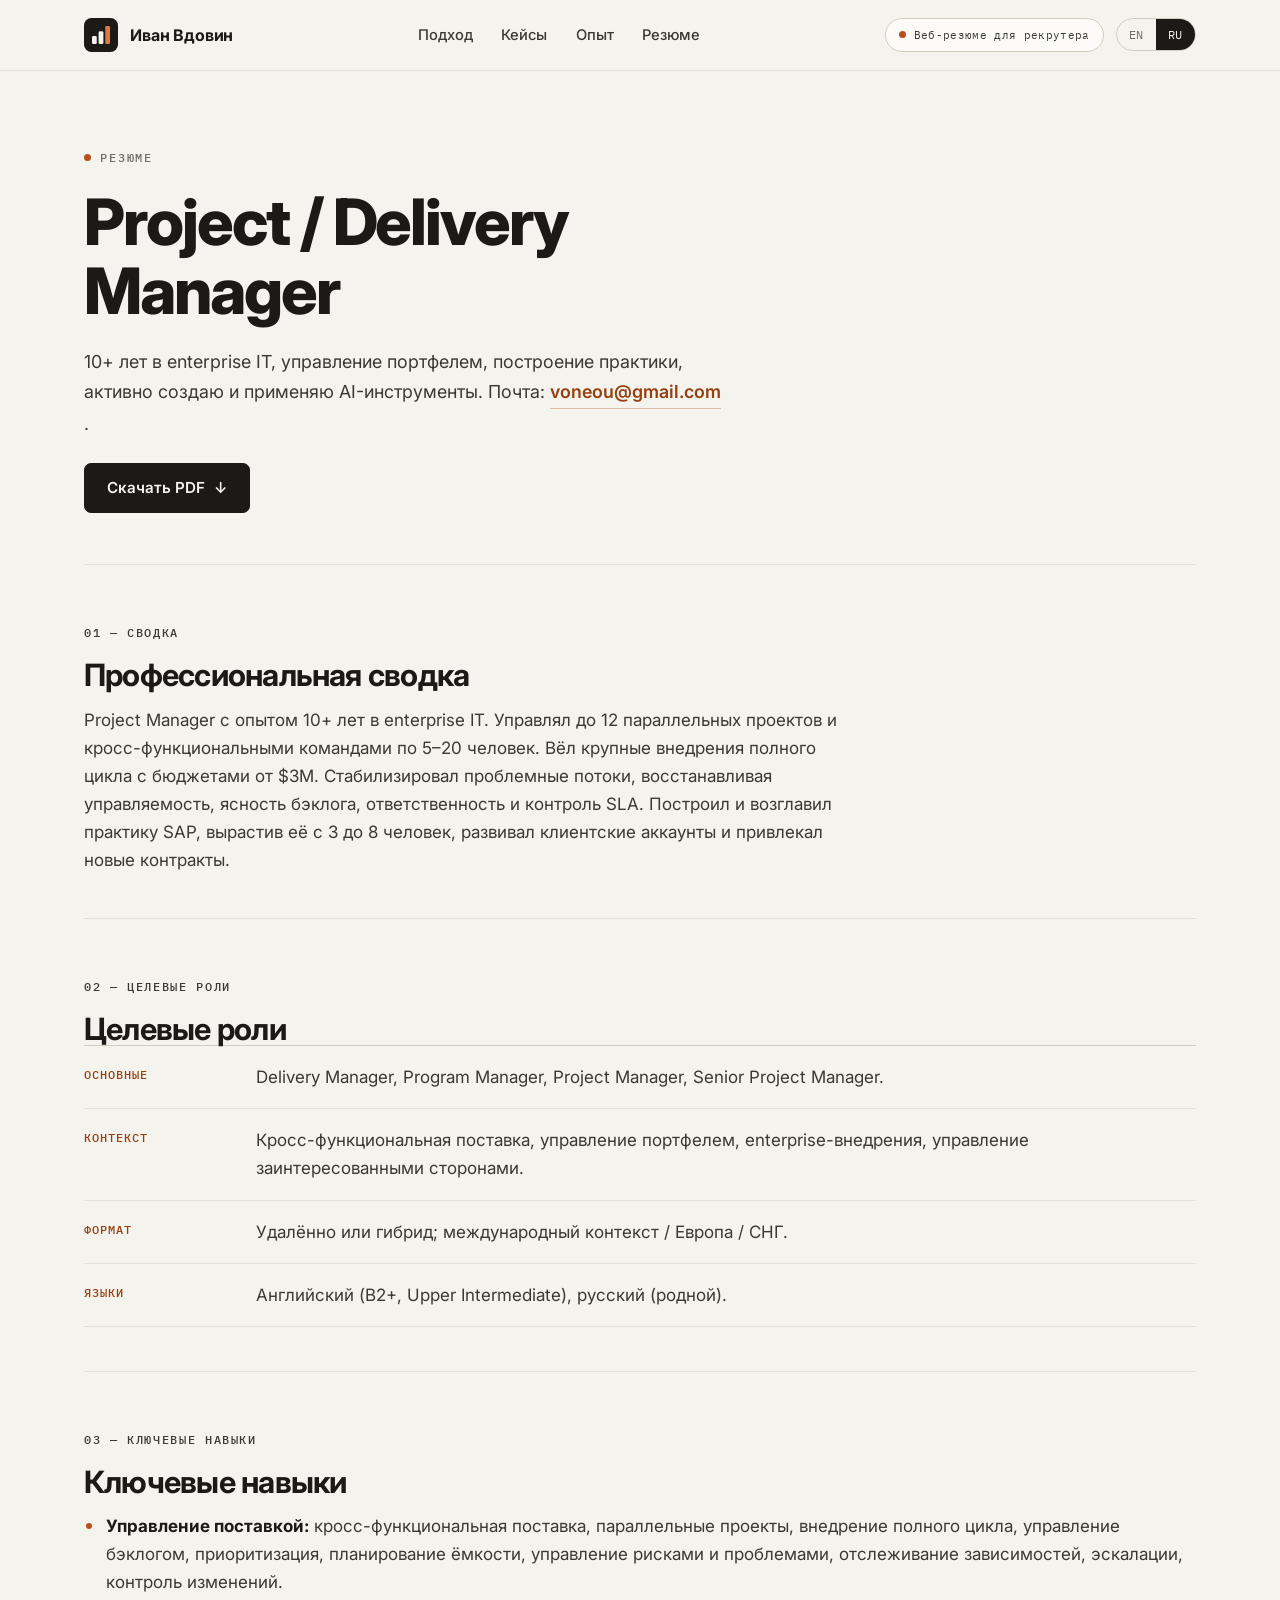
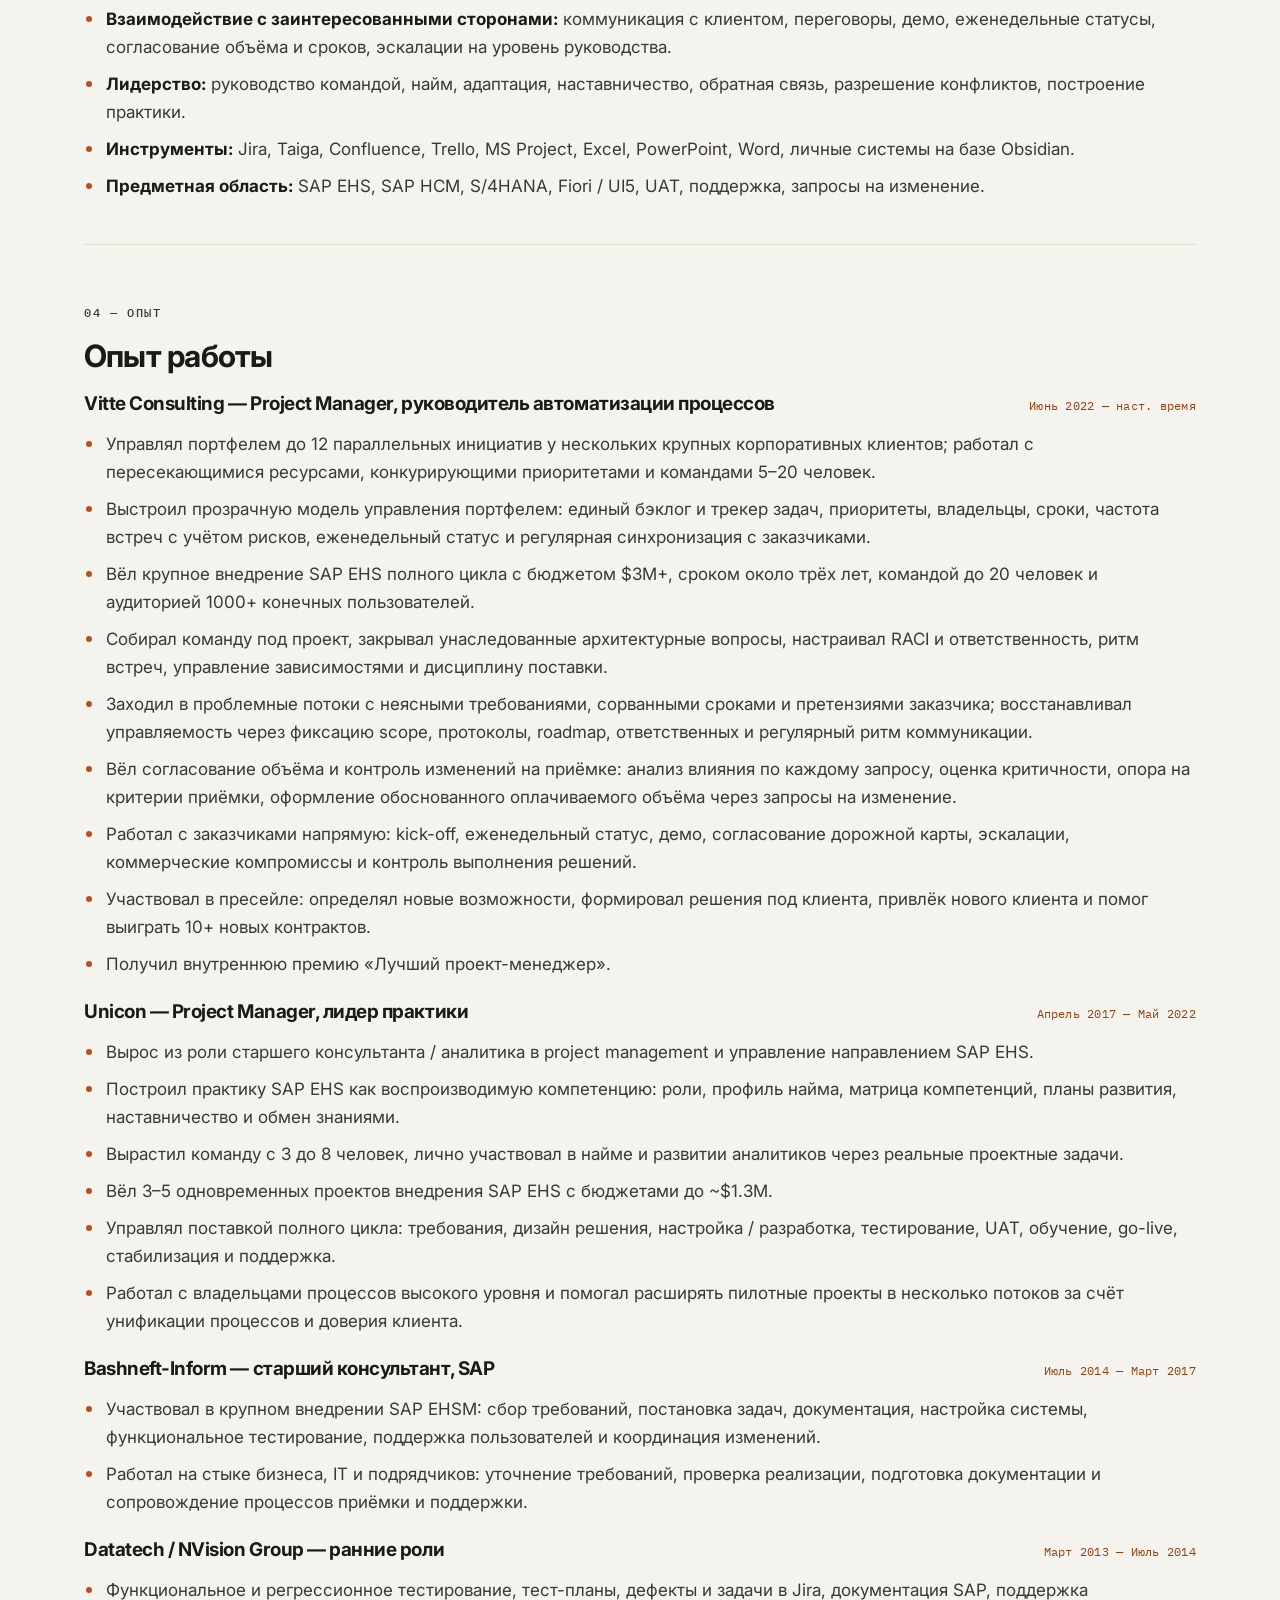
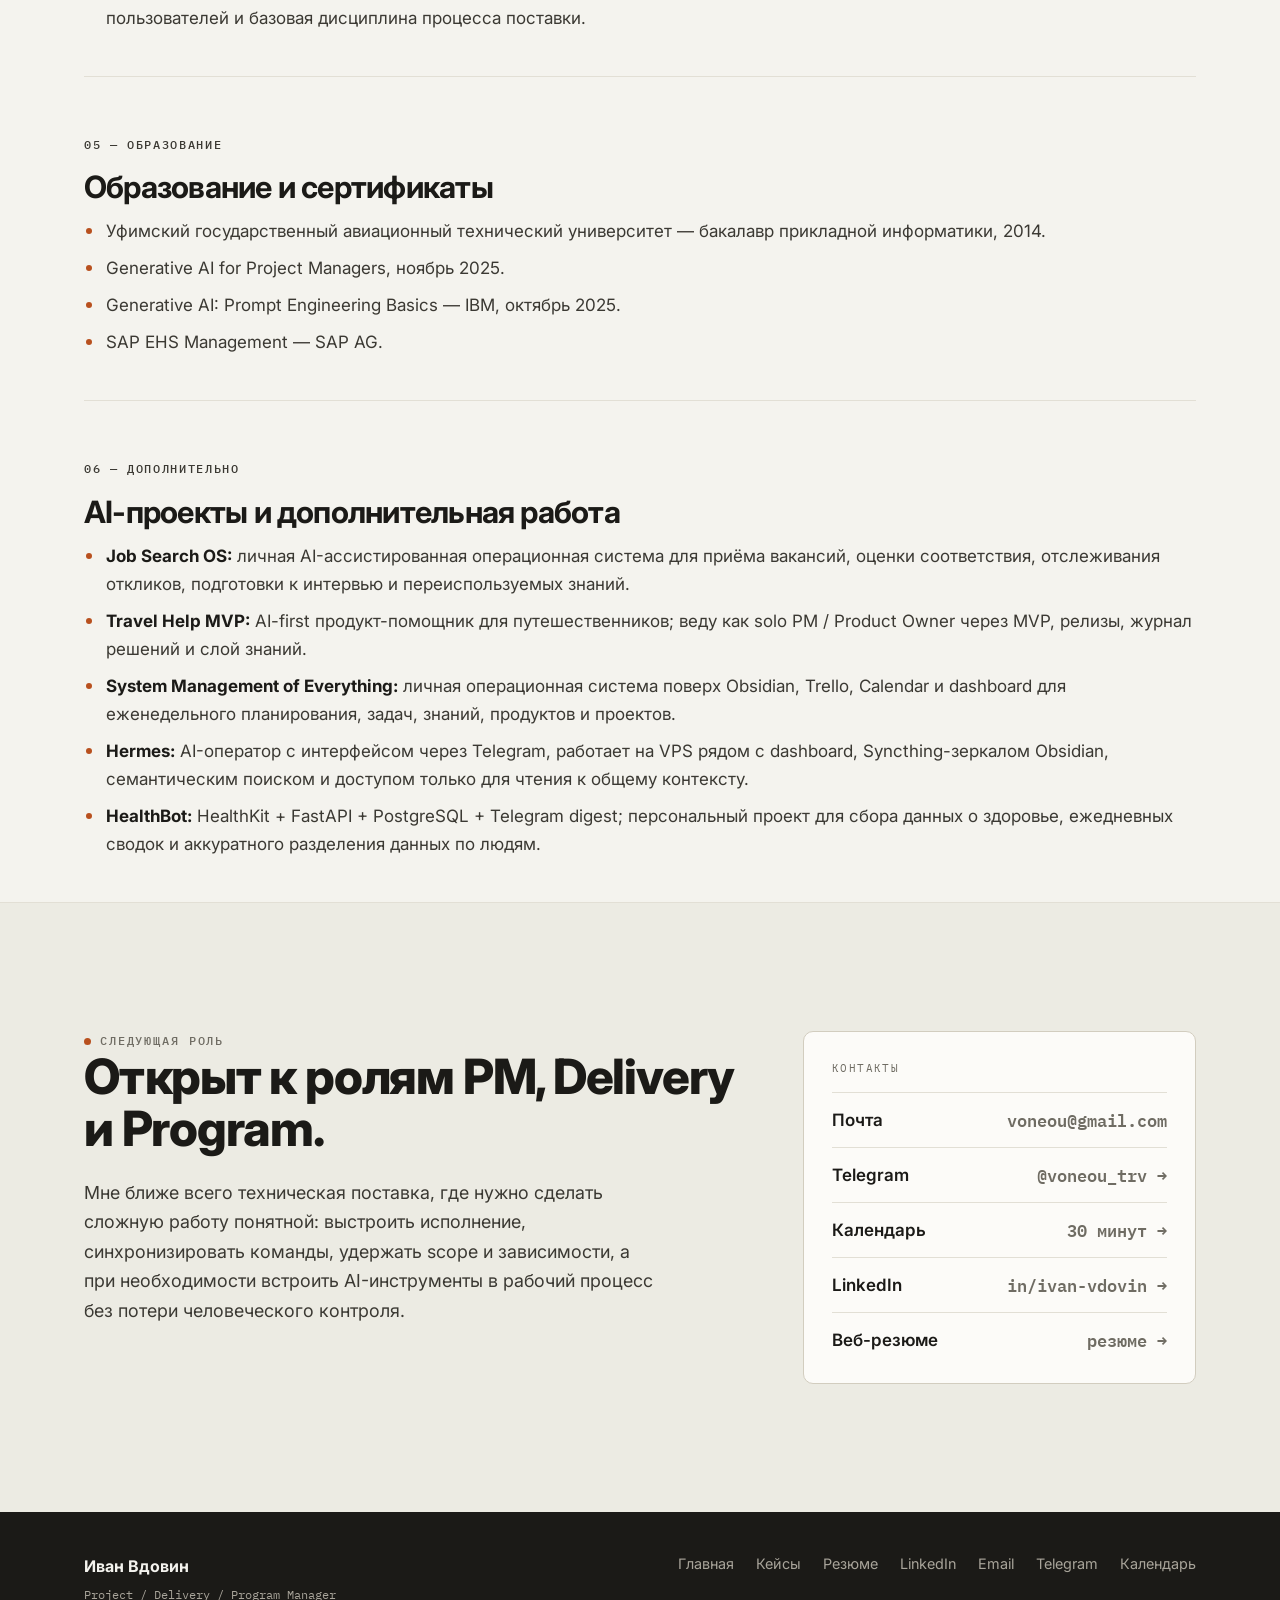
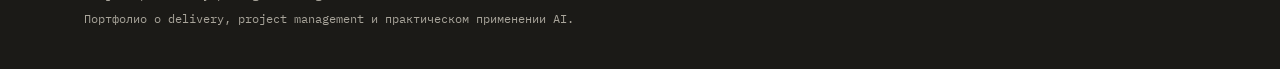
<file: resume-ru.html>
<!doctype html>
<html lang="ru">
  <head>
    <meta charset="utf-8">
    <meta name="viewport" content="width=device-width, initial-scale=1">
    <title>Резюме — Иван Вдовин</title>
    <meta name="description" content="Резюме Ивана Вдовина: Project / Delivery Manager с опытом 10+ лет в enterprise IT, управлении портфелем, построении практики и AI-инструментах.">
    <meta name="theme-color" content="#f4f3ee">
    <meta property="og:title" content="Резюме — Иван Вдовин">
    <meta property="og:description" content="Project / Delivery Manager с 10+ годами в enterprise IT, портфелем проектов и практическими AI-инструментами.">
    <meta property="og:type" content="website">
    <link rel="alternate" hreflang="en" href="resume.html">
    <link rel="alternate" hreflang="ru" href="resume-ru.html">
    <link rel="alternate" hreflang="x-default" href="resume.html">
    <link rel="icon" href="data:image/svg+xml,%3Csvg%20xmlns='http://www.w3.org/2000/svg'%20viewBox='0%200%2064%2064'%3E%3Crect%20width='64'%20height='64'%20rx='14'%20fill='%231b1a17'/%3E%3Crect%20x='15'%20y='34'%20width='9'%20height='15'%20rx='2.5'%20fill='%23f4f3ee'/%3E%3Crect%20x='27.5'%20y='25'%20width='9'%20height='24'%20rx='2.5'%20fill='%23f4f3ee'/%3E%3Crect%20x='40'%20y='15'%20width='9'%20height='34'%20rx='2.5'%20fill='%23dd7a44'/%3E%3C/svg%3E">
    <link rel="preconnect" href="https://fonts.googleapis.com">
    <link rel="preconnect" href="https://fonts.gstatic.com" crossorigin>
    <link href="https://fonts.googleapis.com/css2?family=IBM+Plex+Mono:wght@400;500;600&family=Inter:wght@400;500;600;700;800&display=swap" rel="stylesheet">
    <link rel="stylesheet" href="styles.css">
    <script>document.documentElement.classList.add("js")</script>
  </head>
  <body>
    <a class="skip-link" href="#main">Перейти к содержимому</a>

    <nav class="nav" aria-label="Основная навигация">
      <div class="wrap nav-inner">
        <a class="brand" href="index-ru.html" aria-label="Иван Вдовин — главная">
          <svg class="brand-mark" viewBox="0 0 64 64" xmlns="http://www.w3.org/2000/svg" aria-hidden="true">
            <rect width="64" height="64" rx="14" fill="#1b1a17"></rect>
            <rect x="15" y="34" width="9" height="15" rx="2.5" fill="#f4f3ee"></rect>
            <rect x="27.5" y="25" width="9" height="24" rx="2.5" fill="#f4f3ee"></rect>
            <rect x="40" y="15" width="9" height="34" rx="2.5" fill="#dd7a44"></rect>
          </svg>
          <strong>Иван Вдовин</strong>
        </a>
        <div class="nav-links">
          <a href="index-ru.html#approach">Подход</a>
          <a href="case-studies-ru.html">Кейсы</a>
          <a href="index-ru.html#experience">Опыт</a>
          <a href="resume-ru.html">Резюме</a>
        </div>
        <div class="nav-right">
          <span class="nav-status"><span class="dot"></span>Веб-резюме для рекрутера</span>
          <div class="lang-switch" role="group" aria-label="Язык">
            <a href="resume.html">EN</a>
            <a href="resume-ru.html" aria-current="page">RU</a>
          </div>
        </div>
      </div>
    </nav>

    <main id="main">
      <header class="page-hero">
        <div class="wrap">
          <div class="reveal">
            <p class="eyebrow">Резюме</p>
            <h1>Project / Delivery Manager</h1>
            <p class="page-lead">10+ лет в enterprise IT, управление портфелем, построение практики, активно создаю и применяю AI-инструменты. Почта: <a class="tlink" href="mailto:voneou@gmail.com">voneou@gmail.com</a>.</p>
            <div class="btns" style="margin-top:1.5rem">
              <a class="btn btn--primary" href="/resumes/Vdovin_Project_Manager_RU.pdf" download="Вдовин_Project_Manager.pdf">Скачать PDF <span class="arrow" aria-hidden="true">&darr;</span></a>
            </div>
          </div>
        </div>
      </header>

      <div class="wrap">
        <section class="resume-block reveal">
          <p class="section-index">01 &mdash; Сводка</p>
          <h2>Профессиональная сводка</h2>
          <p>Project Manager с опытом 10+ лет в enterprise IT. Управлял до 12 параллельных проектов и кросс-функциональными командами по 5&ndash;20 человек. Вёл крупные внедрения полного цикла с бюджетами от $3M. Стабилизировал проблемные потоки, восстанавливая управляемость, ясность бэклога, ответственность и контроль SLA. Построил и возглавил практику SAP, вырастив её с 3 до 8 человек, развивал клиентские аккаунты и привлекал новые контракты.</p>
        </section>

        <section class="resume-block reveal">
          <p class="section-index">02 &mdash; Целевые роли</p>
          <h2>Целевые роли</h2>
          <div class="spec">
            <div class="spec-row">
              <div class="spec-k">Основные</div>
              <div class="spec-v">Delivery Manager, Program Manager, Project Manager, Senior Project Manager.</div>
            </div>
            <div class="spec-row">
              <div class="spec-k">Контекст</div>
              <div class="spec-v">Кросс-функциональная поставка, управление портфелем, enterprise-внедрения, управление заинтересованными сторонами.</div>
            </div>
            <div class="spec-row">
              <div class="spec-k">Формат</div>
              <div class="spec-v">Удалённо или гибрид; международный контекст / Европа / СНГ.</div>
            </div>
            <div class="spec-row">
              <div class="spec-k">Языки</div>
              <div class="spec-v">Английский (B2+, Upper Intermediate), русский (родной).</div>
            </div>
          </div>
        </section>

        <section class="resume-block reveal">
          <p class="section-index">03 &mdash; Ключевые навыки</p>
          <h2>Ключевые навыки</h2>
          <ul class="resume-list">
            <li><strong>Управление поставкой:</strong> кросс-функциональная поставка, параллельные проекты, внедрение полного цикла, управление бэклогом, приоритизация, планирование ёмкости, управление рисками и проблемами, отслеживание зависимостей, эскалации, контроль изменений.</li>
            <li><strong>Взаимодействие с заинтересованными сторонами:</strong> коммуникация с клиентом, переговоры, демо, еженедельные статусы, согласование объёма и сроков, эскалации на уровень руководства.</li>
            <li><strong>Лидерство:</strong> руководство командой, найм, адаптация, наставничество, обратная связь, разрешение конфликтов, построение практики.</li>
            <li><strong>Инструменты:</strong> Jira, Taiga, Confluence, Trello, MS Project, Excel, PowerPoint, Word, личные системы на базе Obsidian.</li>
            <li><strong>Предметная область:</strong> SAP EHS, SAP HCM, S/4HANA, Fiori / UI5, UAT, поддержка, запросы на изменение.</li>
          </ul>
        </section>

        <section class="resume-block reveal">
          <p class="section-index">04 &mdash; Опыт</p>
          <h2>Опыт работы</h2>
          <div class="resume-job">
            <div class="resume-job-head">
              <h3>Vitte Consulting &mdash; Project Manager, руководитель автоматизации процессов</h3>
              <span class="resume-period">Июнь 2022 &mdash; наст. время</span>
            </div>
            <ul class="resume-list">
              <li>Управлял портфелем до 12 параллельных инициатив у нескольких крупных корпоративных клиентов; работал с пересекающимися ресурсами, конкурирующими приоритетами и командами 5&ndash;20 человек.</li>
              <li>Выстроил прозрачную модель управления портфелем: единый бэклог и трекер задач, приоритеты, владельцы, сроки, частота встреч с учётом рисков, еженедельный статус и регулярная синхронизация с заказчиками.</li>
              <li>Вёл крупное внедрение SAP EHS полного цикла с бюджетом $3M+, сроком около трёх лет, командой до 20 человек и аудиторией 1000+ конечных пользователей.</li>
              <li>Собирал команду под проект, закрывал унаследованные архитектурные вопросы, настраивал RACI и ответственность, ритм встреч, управление зависимостями и дисциплину поставки.</li>
              <li>Заходил в проблемные потоки с неясными требованиями, сорванными сроками и претензиями заказчика; восстанавливал управляемость через фиксацию scope, протоколы, roadmap, ответственных и регулярный ритм коммуникации.</li>
              <li>Вёл согласование объёма и контроль изменений на приёмке: анализ влияния по каждому запросу, оценка критичности, опора на критерии приёмки, оформление обоснованного оплачиваемого объёма через запросы на изменение.</li>
              <li>Работал с заказчиками напрямую: kick-off, еженедельный статус, демо, согласование дорожной карты, эскалации, коммерческие компромиссы и контроль выполнения решений.</li>
              <li>Участвовал в пресейле: определял новые возможности, формировал решения под клиента, привлёк нового клиента и помог выиграть 10+ новых контрактов.</li>
              <li>Получил внутреннюю премию «Лучший проект-менеджер».</li>
            </ul>
          </div>
          <div class="resume-job">
            <div class="resume-job-head">
              <h3>Unicon &mdash; Project Manager, лидер практики</h3>
              <span class="resume-period">Апрель 2017 &mdash; Май 2022</span>
            </div>
            <ul class="resume-list">
              <li>Вырос из роли старшего консультанта / аналитика в project management и управление направлением SAP EHS.</li>
              <li>Построил практику SAP EHS как воспроизводимую компетенцию: роли, профиль найма, матрица компетенций, планы развития, наставничество и обмен знаниями.</li>
              <li>Вырастил команду с 3 до 8 человек, лично участвовал в найме и развитии аналитиков через реальные проектные задачи.</li>
              <li>Вёл 3&ndash;5 одновременных проектов внедрения SAP EHS с бюджетами до ~$1.3M.</li>
              <li>Управлял поставкой полного цикла: требования, дизайн решения, настройка / разработка, тестирование, UAT, обучение, go-live, стабилизация и поддержка.</li>
              <li>Работал с владельцами процессов высокого уровня и помогал расширять пилотные проекты в несколько потоков за счёт унификации процессов и доверия клиента.</li>
            </ul>
          </div>
          <div class="resume-job">
            <div class="resume-job-head">
              <h3>Bashneft-Inform &mdash; старший консультант, SAP</h3>
              <span class="resume-period">Июль 2014 &mdash; Март 2017</span>
            </div>
            <ul class="resume-list">
              <li>Участвовал в крупном внедрении SAP EHSM: сбор требований, постановка задач, документация, настройка системы, функциональное тестирование, поддержка пользователей и координация изменений.</li>
              <li>Работал на стыке бизнеса, IT и подрядчиков: уточнение требований, проверка реализации, подготовка документации и сопровождение процессов приёмки и поддержки.</li>
            </ul>
          </div>
          <div class="resume-job">
            <div class="resume-job-head">
              <h3>Datatech / NVision Group &mdash; ранние роли</h3>
              <span class="resume-period">Март 2013 &mdash; Июль 2014</span>
            </div>
            <ul class="resume-list">
              <li>Функциональное и регрессионное тестирование, тест-планы, дефекты и задачи в Jira, документация SAP, поддержка пользователей и базовая дисциплина процесса поставки.</li>
            </ul>
          </div>
        </section>

        <section class="resume-block reveal">
          <p class="section-index">05 &mdash; Образование</p>
          <h2>Образование и сертификаты</h2>
          <ul class="resume-list">
            <li>Уфимский государственный авиационный технический университет &mdash; бакалавр прикладной информатики, 2014.</li>
            <li>Generative AI for Project Managers, ноябрь 2025.</li>
            <li>Generative AI: Prompt Engineering Basics &mdash; IBM, октябрь 2025.</li>
            <li>SAP EHS Management &mdash; SAP AG.</li>
          </ul>
        </section>

        <section class="resume-block reveal">
          <p class="section-index">06 &mdash; Дополнительно</p>
          <h2>AI-проекты и дополнительная работа</h2>
          <ul class="resume-list">
            <li><strong>Job Search OS:</strong> личная AI-ассистированная операционная система для приёма вакансий, оценки соответствия, отслеживания откликов, подготовки к интервью и переиспользуемых знаний.</li>
            <li><strong>Travel Help MVP:</strong> AI-first продукт-помощник для путешественников; веду как solo PM / Product Owner через MVP, релизы, журнал решений и слой знаний.</li>
            <li><strong>System Management of Everything:</strong> личная операционная система поверх Obsidian, Trello, Calendar и dashboard для еженедельного планирования, задач, знаний, продуктов и проектов.</li>
            <li><strong>Hermes:</strong> AI-оператор с интерфейсом через Telegram, работает на VPS рядом с dashboard, Syncthing-зеркалом Obsidian, семантическим поиском и доступом только для чтения к общему контексту.</li>
            <li><strong>HealthBot:</strong> HealthKit + FastAPI + PostgreSQL + Telegram digest; персональный проект для сбора данных о здоровье, ежедневных сводок и аккуратного разделения данных по людям.</li>
          </ul>
        </section>
      </div>

      <section class="section section--soft">
        <div class="wrap">
          <div class="closing">
            <div class="closing-main reveal">
              <p class="eyebrow">Следующая роль</p>
              <h2>Открыт к ролям PM, Delivery и Program.</h2>
              <p class="closing-lead">Мне ближе всего техническая поставка, где нужно сделать сложную работу понятной: выстроить исполнение, синхронизировать команды, удержать scope и зависимости, а при необходимости встроить AI-инструменты в рабочий процесс без потери человеческого контроля.</p>
            </div>
            <aside class="contact-card reveal" style="--rd: 0.08s">
              <div class="meta-label">Контакты</div>
              <a class="contact-link" href="mailto:voneou@gmail.com">
                <span>Почта</span>
                <span>voneou@gmail.com</span>
              </a>
              <a class="contact-link" href="https://t.me/voneou_trv">
                <span>Telegram</span>
                <span>@voneou_trv &rarr;</span>
              </a>
              <a class="contact-link" href="https://calendly.com/voneou/30min">
                <span>Календарь</span>
                <span>30 минут &rarr;</span>
              </a>
              <a class="contact-link" href="https://www.linkedin.com/in/ivan-vdovin-a34812b1">
                <span>LinkedIn</span>
                <span>in/ivan-vdovin &rarr;</span>
              </a>
              <a class="contact-link" href="resume-ru.html">
                <span>Веб-резюме</span>
                <span>резюме &rarr;</span>
              </a>
            </aside>
          </div>
        </div>
      </section>
    </main>

    <footer class="footer">
      <div class="wrap footer-inner">
        <div class="footer-brand">
          <strong>Иван Вдовин</strong>
          <p>Project / Delivery / Program Manager</p>
          <p>Портфолио о delivery, project management и практическом применении AI.</p>
        </div>
        <nav class="footer-links" aria-label="Подвал">
          <a href="index-ru.html">Главная</a>
          <a href="case-studies-ru.html">Кейсы</a>
          <a href="resume-ru.html">Резюме</a>
          <a href="https://www.linkedin.com/in/ivan-vdovin-a34812b1">LinkedIn</a>
          <a href="mailto:voneou@gmail.com">Email</a>
          <a href="https://t.me/voneou_trv">Telegram</a>
          <a href="https://calendly.com/voneou/30min">Календарь</a>
        </nav>
      </div>
    </footer>

    <script src="main.js" defer></script>
    <!-- Cloudflare Web Analytics --><script defer src='https://static.cloudflareinsights.com/beacon.min.js' data-cf-beacon='{"token": "70e15766123a4419b463c7559e8e9578"}'></script><!-- End Cloudflare Web Analytics -->
  </body>
</html>
</file>
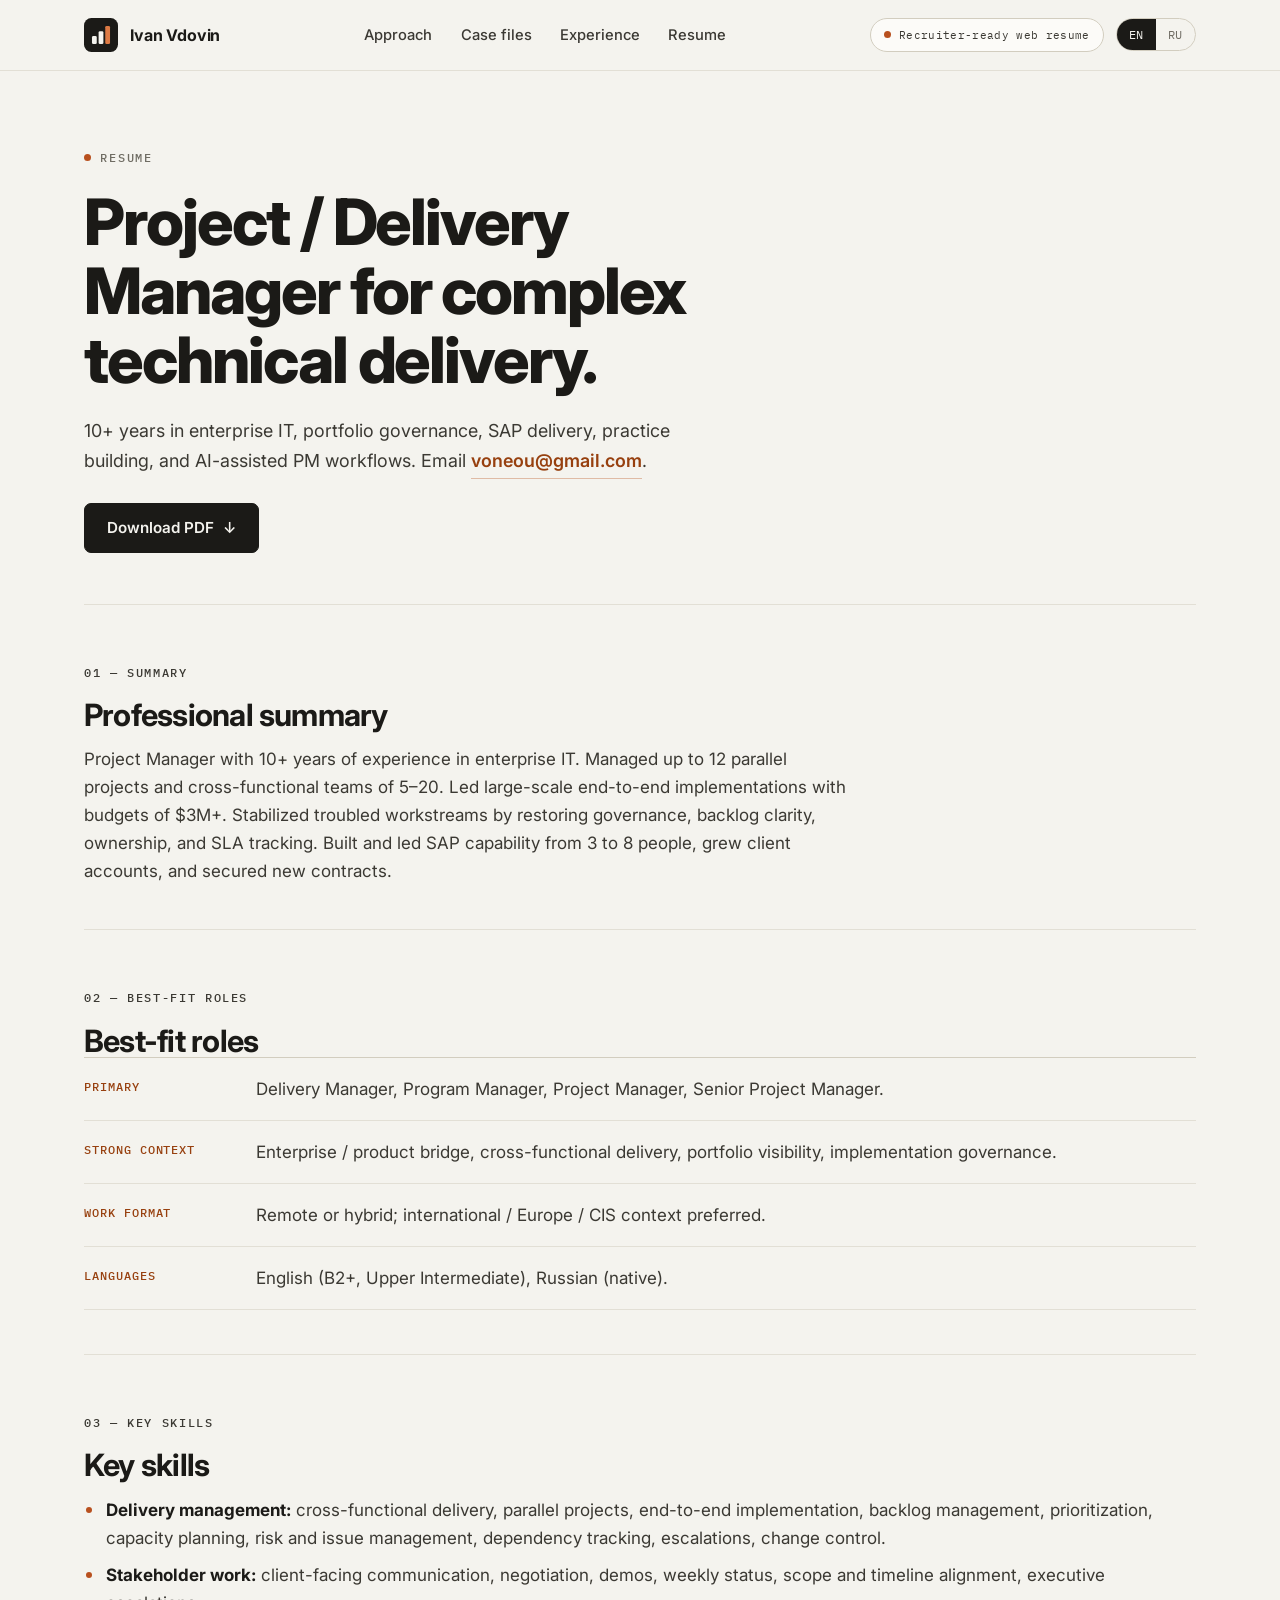
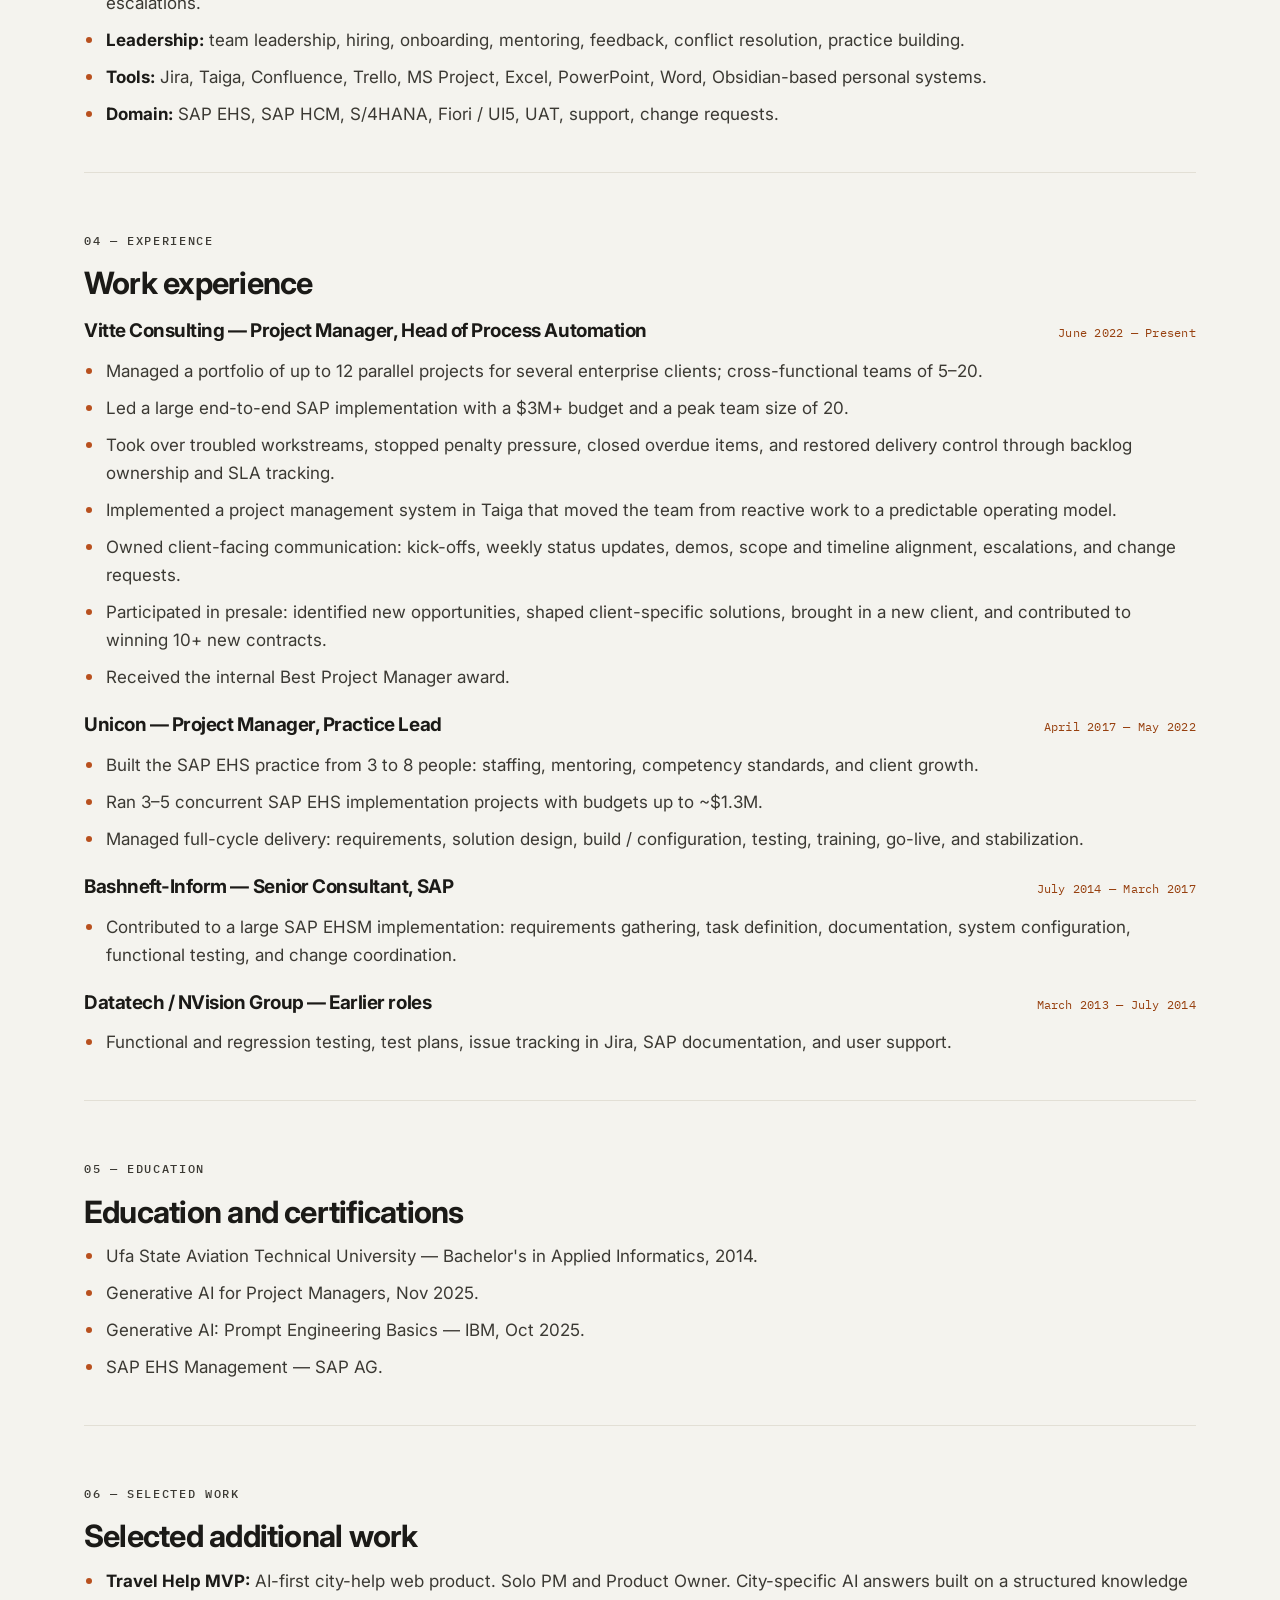
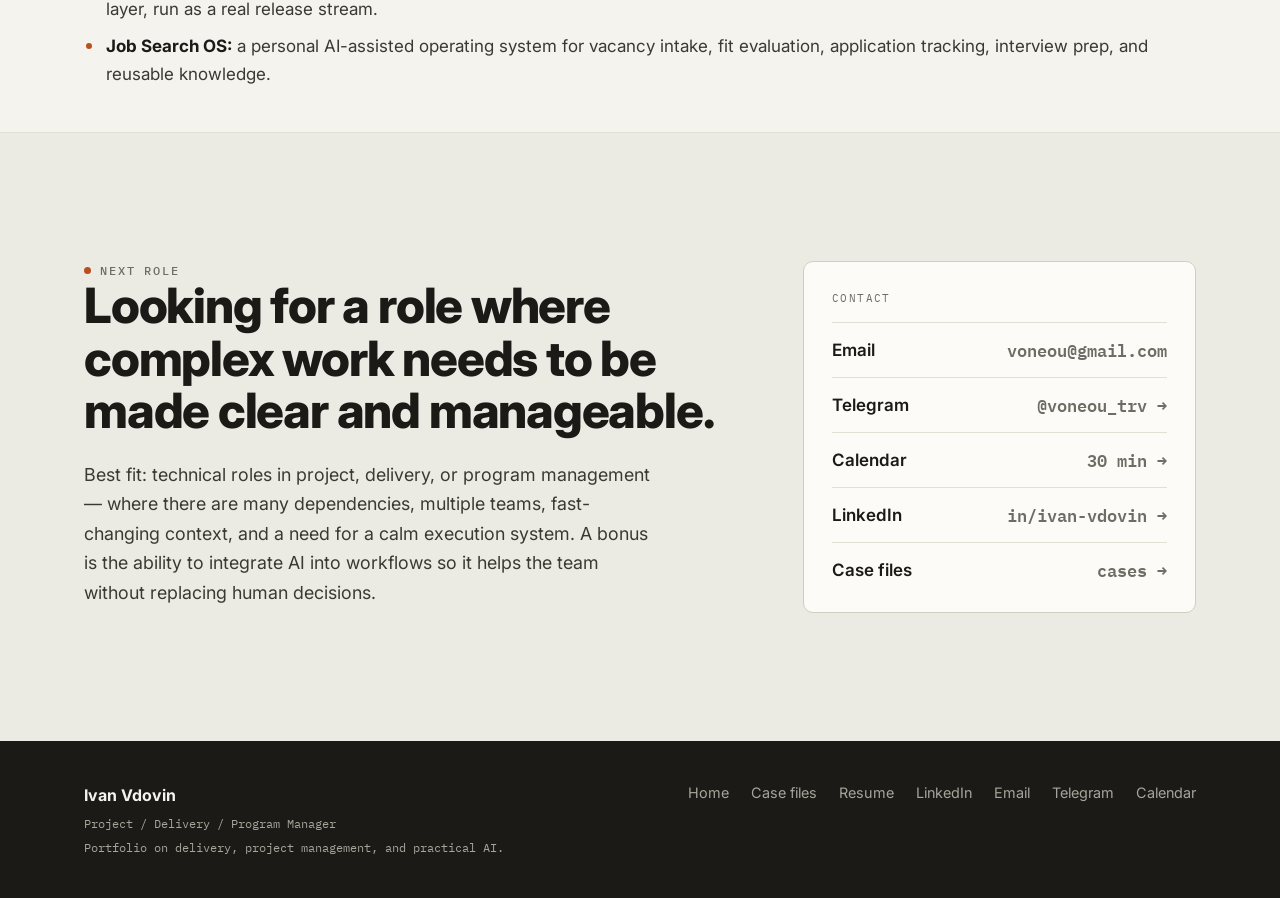
<file: resume.html>
<!doctype html>
<html lang="en">
  <head>
    <meta charset="utf-8">
    <meta name="viewport" content="width=device-width, initial-scale=1">
    <title>Resume - Ivan Vdovin</title>
    <meta name="description" content="Ivan Vdovin resume: Project and Delivery Manager with 10+ years in enterprise IT delivery, portfolio governance, and SAP implementation.">
    <meta name="theme-color" content="#f4f3ee">
    <meta property="og:title" content="Resume - Ivan Vdovin">
    <meta property="og:description" content="Project / Delivery Manager for complex technical delivery.">
    <meta property="og:type" content="website">
    <link rel="alternate" hreflang="en" href="resume.html">
    <link rel="alternate" hreflang="ru" href="resume-ru.html">
    <link rel="alternate" hreflang="x-default" href="resume.html">
    <link rel="icon" href="data:image/svg+xml,%3Csvg%20xmlns='http://www.w3.org/2000/svg'%20viewBox='0%200%2064%2064'%3E%3Crect%20width='64'%20height='64'%20rx='14'%20fill='%231b1a17'/%3E%3Crect%20x='15'%20y='34'%20width='9'%20height='15'%20rx='2.5'%20fill='%23f4f3ee'/%3E%3Crect%20x='27.5'%20y='25'%20width='9'%20height='24'%20rx='2.5'%20fill='%23f4f3ee'/%3E%3Crect%20x='40'%20y='15'%20width='9'%20height='34'%20rx='2.5'%20fill='%23dd7a44'/%3E%3C/svg%3E">
    <link rel="preconnect" href="https://fonts.googleapis.com">
    <link rel="preconnect" href="https://fonts.gstatic.com" crossorigin>
    <link href="https://fonts.googleapis.com/css2?family=IBM+Plex+Mono:wght@400;500;600&family=Inter:wght@400;500;600;700;800&display=swap" rel="stylesheet">
    <link rel="stylesheet" href="styles.css">
    <script>document.documentElement.classList.add("js")</script>
  </head>
  <body>
    <a class="skip-link" href="#main">Skip to content</a>

    <nav class="nav" aria-label="Primary">
      <div class="wrap nav-inner">
        <a class="brand" href="index.html" aria-label="Ivan Vdovin - home">
          <svg class="brand-mark" viewBox="0 0 64 64" xmlns="http://www.w3.org/2000/svg" aria-hidden="true">
            <rect width="64" height="64" rx="14" fill="#1b1a17"></rect>
            <rect x="15" y="34" width="9" height="15" rx="2.5" fill="#f4f3ee"></rect>
            <rect x="27.5" y="25" width="9" height="24" rx="2.5" fill="#f4f3ee"></rect>
            <rect x="40" y="15" width="9" height="34" rx="2.5" fill="#dd7a44"></rect>
          </svg>
          <strong>Ivan Vdovin</strong>
        </a>
        <div class="nav-links">
          <a href="index.html#approach">Approach</a>
          <a href="case-studies.html">Case files</a>
          <a href="index.html#experience">Experience</a>
          <a href="resume.html">Resume</a>
        </div>
        <div class="nav-right">
          <span class="nav-status"><span class="dot"></span>Recruiter-ready web resume</span>
          <div class="lang-switch" role="group" aria-label="Language">
            <a href="resume.html" aria-current="page">EN</a>
            <a href="resume-ru.html">RU</a>
          </div>
        </div>
      </div>
    </nav>

    <main id="main">
      <header class="page-hero">
        <div class="wrap">
          <div class="reveal">
            <p class="eyebrow">Resume</p>
            <h1>Project / Delivery Manager for complex technical delivery.</h1>
            <p class="page-lead">10+ years in enterprise IT, portfolio governance, SAP delivery, practice building, and AI-assisted PM workflows. Email <a class="tlink" href="mailto:voneou@gmail.com">voneou@gmail.com</a>.</p>
            <div class="btns" style="margin-top:1.5rem">
              <a class="btn btn--primary" href="/resumes/Vdovin_Project_Manager.pdf" download="Vdovin_Project_Manager.pdf">Download PDF <span class="arrow" aria-hidden="true">&darr;</span></a>
            </div>
          </div>
        </div>
      </header>

      <div class="wrap">
        <section class="resume-block reveal">
          <p class="section-index">01 &mdash; Summary</p>
          <h2>Professional summary</h2>
          <p>Project Manager with 10+ years of experience in enterprise IT. Managed up to 12 parallel projects and cross-functional teams of 5&ndash;20. Led large-scale end-to-end implementations with budgets of $3M+. Stabilized troubled workstreams by restoring governance, backlog clarity, ownership, and SLA tracking. Built and led SAP capability from 3 to 8 people, grew client accounts, and secured new contracts.</p>
        </section>

        <section class="resume-block reveal">
          <p class="section-index">02 &mdash; Best-fit roles</p>
          <h2>Best-fit roles</h2>
          <div class="spec">
            <div class="spec-row">
              <div class="spec-k">Primary</div>
              <div class="spec-v">Delivery Manager, Program Manager, Project Manager, Senior Project Manager.</div>
            </div>
            <div class="spec-row">
              <div class="spec-k">Strong context</div>
              <div class="spec-v">Enterprise / product bridge, cross-functional delivery, portfolio visibility, implementation governance.</div>
            </div>
            <div class="spec-row">
              <div class="spec-k">Work format</div>
              <div class="spec-v">Remote or hybrid; international / Europe / CIS context preferred.</div>
            </div>
            <div class="spec-row">
              <div class="spec-k">Languages</div>
              <div class="spec-v">English (B2+, Upper Intermediate), Russian (native).</div>
            </div>
          </div>
        </section>

        <section class="resume-block reveal">
          <p class="section-index">03 &mdash; Key skills</p>
          <h2>Key skills</h2>
          <ul class="resume-list">
            <li><strong>Delivery management:</strong> cross-functional delivery, parallel projects, end-to-end implementation, backlog management, prioritization, capacity planning, risk and issue management, dependency tracking, escalations, change control.</li>
            <li><strong>Stakeholder work:</strong> client-facing communication, negotiation, demos, weekly status, scope and timeline alignment, executive escalations.</li>
            <li><strong>Leadership:</strong> team leadership, hiring, onboarding, mentoring, feedback, conflict resolution, practice building.</li>
            <li><strong>Tools:</strong> Jira, Taiga, Confluence, Trello, MS Project, Excel, PowerPoint, Word, Obsidian-based personal systems.</li>
            <li><strong>Domain:</strong> SAP EHS, SAP HCM, S/4HANA, Fiori / UI5, UAT, support, change requests.</li>
          </ul>
        </section>

        <section class="resume-block reveal">
          <p class="section-index">04 &mdash; Experience</p>
          <h2>Work experience</h2>
          <div class="resume-job">
            <div class="resume-job-head">
              <h3>Vitte Consulting &mdash; Project Manager, Head of Process Automation</h3>
              <span class="resume-period">June 2022 &mdash; Present</span>
            </div>
            <ul class="resume-list">
              <li>Managed a portfolio of up to 12 parallel projects for several enterprise clients; cross-functional teams of 5&ndash;20.</li>
              <li>Led a large end-to-end SAP implementation with a $3M+ budget and a peak team size of 20.</li>
              <li>Took over troubled workstreams, stopped penalty pressure, closed overdue items, and restored delivery control through backlog ownership and SLA tracking.</li>
              <li>Implemented a project management system in Taiga that moved the team from reactive work to a predictable operating model.</li>
              <li>Owned client-facing communication: kick-offs, weekly status updates, demos, scope and timeline alignment, escalations, and change requests.</li>
              <li>Participated in presale: identified new opportunities, shaped client-specific solutions, brought in a new client, and contributed to winning 10+ new contracts.</li>
              <li>Received the internal Best Project Manager award.</li>
            </ul>
          </div>
          <div class="resume-job">
            <div class="resume-job-head">
              <h3>Unicon &mdash; Project Manager, Practice Lead</h3>
              <span class="resume-period">April 2017 &mdash; May 2022</span>
            </div>
            <ul class="resume-list">
              <li>Built the SAP EHS practice from 3 to 8 people: staffing, mentoring, competency standards, and client growth.</li>
              <li>Ran 3&ndash;5 concurrent SAP EHS implementation projects with budgets up to ~$1.3M.</li>
              <li>Managed full-cycle delivery: requirements, solution design, build / configuration, testing, training, go-live, and stabilization.</li>
            </ul>
          </div>
          <div class="resume-job">
            <div class="resume-job-head">
              <h3>Bashneft-Inform &mdash; Senior Consultant, SAP</h3>
              <span class="resume-period">July 2014 &mdash; March 2017</span>
            </div>
            <ul class="resume-list">
              <li>Contributed to a large SAP EHSM implementation: requirements gathering, task definition, documentation, system configuration, functional testing, and change coordination.</li>
            </ul>
          </div>
          <div class="resume-job">
            <div class="resume-job-head">
              <h3>Datatech / NVision Group &mdash; Earlier roles</h3>
              <span class="resume-period">March 2013 &mdash; July 2014</span>
            </div>
            <ul class="resume-list">
              <li>Functional and regression testing, test plans, issue tracking in Jira, SAP documentation, and user support.</li>
            </ul>
          </div>
        </section>

        <section class="resume-block reveal">
          <p class="section-index">05 &mdash; Education</p>
          <h2>Education and certifications</h2>
          <ul class="resume-list">
            <li>Ufa State Aviation Technical University &mdash; Bachelor's in Applied Informatics, 2014.</li>
            <li>Generative AI for Project Managers, Nov 2025.</li>
            <li>Generative AI: Prompt Engineering Basics &mdash; IBM, Oct 2025.</li>
            <li>SAP EHS Management &mdash; SAP AG.</li>
          </ul>
        </section>

        <section class="resume-block reveal">
          <p class="section-index">06 &mdash; Selected work</p>
          <h2>Selected additional work</h2>
          <ul class="resume-list">
            <li><strong>Travel Help MVP:</strong> AI-first city-help web product. Solo PM and Product Owner. City-specific AI answers built on a structured knowledge layer, run as a real release stream.</li>
            <li><strong>Job Search OS:</strong> a personal AI-assisted operating system for vacancy intake, fit evaluation, application tracking, interview prep, and reusable knowledge.</li>
          </ul>
        </section>
      </div>

      <section class="section section--soft">
        <div class="wrap">
          <div class="closing">
            <div class="closing-main reveal">
              <p class="eyebrow">Next role</p>
              <h2>Looking for a role where complex work needs to be made clear and manageable.</h2>
              <p class="closing-lead">Best fit: technical roles in project, delivery, or program management — where there are many dependencies, multiple teams, fast-changing context, and a need for a calm execution system. A bonus is the ability to integrate AI into workflows so it helps the team without replacing human decisions.</p>
            </div>
            <aside class="contact-card reveal" style="--rd: 0.08s">
              <div class="meta-label">Contact</div>
              <a class="contact-link" href="mailto:voneou@gmail.com">
                <span>Email</span>
                <span>voneou@gmail.com</span>
              </a>
              <a class="contact-link" href="https://t.me/voneou_trv">
                <span>Telegram</span>
                <span>@voneou_trv &rarr;</span>
              </a>
              <a class="contact-link" href="https://calendly.com/voneou/30min">
                <span>Calendar</span>
                <span>30 min &rarr;</span>
              </a>
              <a class="contact-link" href="https://www.linkedin.com/in/ivan-vdovin-a34812b1">
                <span>LinkedIn</span>
                <span>in/ivan-vdovin &rarr;</span>
              </a>
              <a class="contact-link" href="case-studies.html">
                <span>Case files</span>
                <span>cases &rarr;</span>
              </a>
            </aside>
          </div>
        </div>
      </section>
    </main>

    <footer class="footer">
      <div class="wrap footer-inner">
        <div class="footer-brand">
          <strong>Ivan Vdovin</strong>
          <p>Project / Delivery / Program Manager</p>
          <p>Portfolio on delivery, project management, and practical AI.</p>
        </div>
        <nav class="footer-links" aria-label="Footer">
          <a href="index.html">Home</a>
          <a href="case-studies.html">Case files</a>
          <a href="resume.html">Resume</a>
          <a href="https://www.linkedin.com/in/ivan-vdovin-a34812b1">LinkedIn</a>
          <a href="mailto:voneou@gmail.com">Email</a>
          <a href="https://t.me/voneou_trv">Telegram</a>
          <a href="https://calendly.com/voneou/30min">Calendar</a>
        </nav>
      </div>
    </footer>

    <script src="main.js" defer></script>
    <!-- Cloudflare Web Analytics --><script defer src='https://static.cloudflareinsights.com/beacon.min.js' data-cf-beacon='{"token": "70e15766123a4419b463c7559e8e9578"}'></script><!-- End Cloudflare Web Analytics -->
  </body>
</html>
</file>
<file: styles.css>
/* Ivan Vdovin - portfolio. Editorial light theme, sans + mono. */

/* ---------- Tokens ---------- */
:root {
  --paper: #f4f3ee;
  --paper-2: #ecebe3;
  --card: #fcfbf8;
  --ink: #1b1a17;
  --ink-2: #3b3933;
  --muted: #6f6c63;
  --line: #e2dfd5;
  --line-2: #d2cdbf;
  --accent: #b8501e;
  --accent-strong: #97400f;
  --accent-bright: #dd7a44;
  --dark: #1b1a17;
  --dark-2: #26241f;
  --on-dark: #f4f3ee;
  --on-dark-muted: #a8a49a;
  --on-dark-line: rgba(244, 243, 238, 0.14);

  --maxw: 1240px;
  --pad: clamp(20px, 5vw, 80px);
  --sans: "Inter", ui-sans-serif, system-ui, -apple-system, "Segoe UI", sans-serif;
  --mono: "IBM Plex Mono", ui-monospace, "SF Mono", Menlo, Consolas, monospace;
  --ease: cubic-bezier(0.22, 0.61, 0.25, 1);
}

/* ---------- Reset & base ---------- */
* {
  box-sizing: border-box;
}

html {
  scroll-behavior: smooth;
}

body {
  margin: 0;
  min-width: 320px;
  background: var(--paper);
  color: var(--ink);
  font-family: var(--sans);
  font-size: 17px;
  line-height: 1.65;
  -webkit-font-smoothing: antialiased;
  text-rendering: optimizeLegibility;
}

[id] {
  scroll-margin-top: 96px;
}

img {
  max-width: 100%;
  display: block;
}

a {
  color: inherit;
}

p {
  margin: 0;
}

h1, h2, h3 {
  margin: 0;
  font-weight: 800;
  letter-spacing: -0.025em;
  line-height: 1.08;
}

::selection {
  background: var(--accent);
  color: var(--paper);
}

:focus-visible {
  outline: 2px solid var(--accent);
  outline-offset: 3px;
  border-radius: 2px;
}

.skip-link {
  position: absolute;
  left: 16px;
  top: -60px;
  z-index: 100;
  padding: 10px 16px;
  border-radius: 6px;
  background: var(--ink);
  color: var(--on-dark);
  font-size: 0.9rem;
  text-decoration: none;
  transition: top 0.2s var(--ease);
}

.skip-link:focus {
  top: 16px;
}

/* ---------- Layout primitives ---------- */
.wrap {
  max-width: var(--maxw);
  margin: 0 auto;
  padding-inline: var(--pad);
}

.section {
  padding-block: clamp(70px, 10vw, 142px);
  border-top: 1px solid var(--line);
}

.section--soft {
  background: var(--paper-2);
}

.section--dark {
  background: var(--dark);
  color: var(--on-dark);
  border-top: 0;
}

.measure {
  max-width: 60ch;
}

.eyebrow {
  display: flex;
  align-items: center;
  gap: 9px;
  margin: 0;
  font-family: var(--mono);
  font-size: 0.73rem;
  font-weight: 500;
  letter-spacing: 0.16em;
  text-transform: uppercase;
  color: var(--muted);
}

.eyebrow::before {
  content: "";
  width: 7px;
  height: 7px;
  border-radius: 50%;
  background: var(--accent);
  flex: none;
}

.section--dark .eyebrow {
  color: var(--on-dark-muted);
}

/* ---------- Section heads ---------- */
.section-head {
  display: grid;
  grid-template-columns: minmax(0, 1fr) minmax(0, 1fr);
  gap: clamp(20px, 4vw, 60px);
  align-items: end;
  margin-bottom: clamp(34px, 5vw, 60px);
}

.section-index {
  grid-column: 1 / -1;
  margin-bottom: 4px;
  font-family: var(--mono);
  font-size: 0.73rem;
  font-weight: 500;
  letter-spacing: 0.14em;
  text-transform: uppercase;
  color: var(--accent-strong);
}

.section--dark .section-index {
  color: var(--accent-bright);
}

.section-head h2 {
  font-size: clamp(1.95rem, 3.6vw, 3.25rem);
}

.section-intro {
  color: var(--muted);
  font-size: 1.02rem;
}

.section--dark .section-intro {
  color: var(--on-dark-muted);
}

/* ---------- Navigation ---------- */
.nav {
  position: sticky;
  top: 0;
  z-index: 40;
  background: color-mix(in srgb, var(--paper) 88%, transparent);
  backdrop-filter: blur(14px);
  -webkit-backdrop-filter: blur(14px);
  border-bottom: 1px solid var(--line);
}

.nav-inner {
  display: flex;
  align-items: center;
  justify-content: space-between;
  gap: 24px;
  min-height: 70px;
  padding-block: 12px;
}

.brand {
  display: flex;
  align-items: center;
  gap: 12px;
  text-decoration: none;
}

.brand-mark {
  width: 34px;
  height: 34px;
  flex: none;
}

.brand strong {
  font-size: 1rem;
  font-weight: 700;
  letter-spacing: -0.01em;
}

.nav-links {
  display: flex;
  align-items: center;
  gap: clamp(14px, 2.2vw, 30px);
}

.nav-links a {
  font-size: 0.92rem;
  font-weight: 500;
  white-space: nowrap;
  text-decoration: none;
  color: var(--ink-2);
  transition: color 0.18s var(--ease);
}

.nav-links a:hover {
  color: var(--accent-strong);
}

.nav-status {
  display: inline-flex;
  align-items: center;
  gap: 8px;
  padding: 7px 13px;
  border: 1px solid var(--line-2);
  border-radius: 999px;
  background: var(--card);
  font-family: var(--mono);
  font-size: 0.7rem;
  letter-spacing: 0.03em;
  color: var(--ink-2);
  white-space: nowrap;
}

.dot {
  width: 7px;
  height: 7px;
  border-radius: 50%;
  background: var(--accent);
  flex: none;
}

@media (prefers-reduced-motion: no-preference) {
  .dot {
    animation: pulse 2.6s var(--ease) infinite;
  }
}

@keyframes pulse {
  0%, 100% { box-shadow: 0 0 0 0 color-mix(in srgb, var(--accent) 55%, transparent); }
  60% { box-shadow: 0 0 0 6px transparent; }
}

.nav-right {
  display: flex;
  align-items: center;
  gap: 12px;
}

.lang-switch {
  display: inline-flex;
  flex: none;
  border: 1px solid var(--line-2);
  border-radius: 999px;
  overflow: hidden;
}

.lang-switch a {
  padding: 6px 12px;
  font-family: var(--mono);
  font-size: 0.72rem;
  letter-spacing: 0.05em;
  text-decoration: none;
  color: var(--muted);
  transition: background 0.18s var(--ease), color 0.18s var(--ease);
}

.lang-switch a:hover {
  color: var(--ink);
}

.lang-switch a[aria-current="page"] {
  background: var(--ink);
  color: var(--paper);
}

/* ---------- Buttons ---------- */
.btns {
  display: flex;
  flex-wrap: wrap;
  gap: 12px;
}

.btn {
  display: inline-flex;
  align-items: center;
  gap: 9px;
  min-height: 50px;
  padding: 0 22px;
  border: 1px solid var(--ink);
  border-radius: 7px;
  font-family: var(--sans);
  font-size: 0.95rem;
  font-weight: 600;
  text-decoration: none;
  cursor: pointer;
  transition: transform 0.18s var(--ease), background 0.18s var(--ease), color 0.18s var(--ease);
}

.btn:hover {
  transform: translateY(-2px);
}

.btn--primary {
  background: var(--ink);
  color: var(--paper);
}

.btn--primary:hover {
  background: var(--accent-strong);
  border-color: var(--accent-strong);
}

.btn--secondary {
  background: transparent;
  color: var(--ink);
}

.btn--secondary:hover {
  background: var(--ink);
  color: var(--paper);
}

.btn--ghost {
  border-color: var(--line-2);
  background: transparent;
  color: var(--ink-2);
}

.btn--ghost:hover {
  border-color: var(--ink);
  color: var(--ink);
}

.btn .arrow {
  transition: transform 0.18s var(--ease);
}

.btn:hover .arrow {
  transform: translateX(3px);
}

.section--dark .btn--primary {
  background: var(--paper);
  color: var(--ink);
  border-color: var(--paper);
}

.section--dark .btn--secondary {
  color: var(--on-dark);
  border-color: var(--on-dark-line);
}

.section--dark .btn--secondary:hover {
  background: var(--paper);
  color: var(--ink);
  border-color: var(--paper);
}

/* ---------- Text link ---------- */
.tlink {
  display: inline-flex;
  align-items: center;
  gap: 7px;
  font-weight: 600;
  text-decoration: none;
  color: var(--accent-strong);
  border-bottom: 1.5px solid color-mix(in srgb, var(--accent) 35%, transparent);
  padding-bottom: 2px;
  transition: border-color 0.18s var(--ease);
}

.tlink:hover {
  border-color: var(--accent);
}

.tlink .arrow {
  transition: transform 0.18s var(--ease);
}

.tlink:hover .arrow {
  transform: translateX(3px);
}

/* ---------- Hero ---------- */
.hero {
  padding-block: clamp(48px, 7vw, 96px) clamp(40px, 6vw, 76px);
}

.hero-top {
  display: grid;
  grid-template-columns: minmax(0, 1.62fr) minmax(210px, 0.8fr);
  gap: clamp(30px, 5vw, 76px);
  align-items: start;
}

.hero h1 {
  margin-top: 22px;
  font-size: clamp(2.9rem, 6.6vw, 5.7rem);
  letter-spacing: -0.038em;
  line-height: 0.98;
}

.hero-lead {
  max-width: 30ch;
  margin-top: 26px;
  font-size: clamp(1.16rem, 1.7vw, 1.5rem);
  font-weight: 400;
  line-height: 1.5;
  color: var(--ink-2);
}

.tags {
  display: flex;
  flex-wrap: wrap;
  gap: 8px;
  margin-top: 26px;
}

.tag {
  font-family: var(--mono);
  font-size: 0.73rem;
  letter-spacing: 0.02em;
  padding: 6px 11px;
  border: 1px solid var(--line-2);
  border-radius: 999px;
  background: var(--card);
  color: var(--ink-2);
}

.hero .btns {
  margin-top: 30px;
}

.hero-meta {
  display: grid;
  gap: 1px;
  background: var(--line);
  border: 1px solid var(--line);
  border-radius: 8px;
  overflow: hidden;
}

.meta {
  padding: 16px 18px;
  background: var(--card);
}

.meta-label {
  font-family: var(--mono);
  font-size: 0.68rem;
  letter-spacing: 0.13em;
  text-transform: uppercase;
  color: var(--muted);
}

.meta-value {
  margin-top: 5px;
  font-size: 0.95rem;
  font-weight: 500;
  color: var(--ink);
}

/* ---------- Proof strip ---------- */
.proof {
  display: grid;
  grid-template-columns: repeat(4, 1fr);
  margin-top: clamp(40px, 6vw, 74px);
  border-top: 1px solid var(--line-2);
}

.proof-item {
  padding: 26px 26px 4px 0;
}

.proof-item + .proof-item {
  padding-left: 26px;
  border-left: 1px solid var(--line);
}

.proof-num {
  font-family: var(--mono);
  font-size: clamp(2rem, 3vw, 2.9rem);
  font-weight: 600;
  letter-spacing: -0.02em;
  line-height: 1;
  color: var(--ink);
}

.proof-num b {
  color: var(--accent);
  font-weight: 600;
}

.proof-label {
  margin-top: 12px;
  font-size: 0.92rem;
  color: var(--muted);
}

/* ---------- Approach (dark band) ---------- */
.approach-grid {
  display: grid;
  grid-template-columns: repeat(4, 1fr);
  gap: 14px;
}

.approach-card {
  display: flex;
  flex-direction: column;
  gap: 9px;
  padding: 22px;
  border: 1px solid var(--on-dark-line);
  border-radius: 8px;
  background: var(--dark-2);
}

.ac-label {
  font-family: var(--mono);
  font-size: 0.69rem;
  font-weight: 500;
  letter-spacing: 0.12em;
  text-transform: uppercase;
  color: var(--accent-bright);
}

.ac-title {
  font-size: 1.04rem;
  font-weight: 700;
  letter-spacing: -0.01em;
  line-height: 1.3;
  color: var(--on-dark);
}

.ac-text {
  font-size: 0.9rem;
  color: var(--on-dark-muted);
  line-height: 1.55;
}

.loop {
  display: grid;
  grid-template-columns: repeat(5, 1fr);
  margin-top: 16px;
  border-top: 1px solid var(--accent-bright);
}

.loop-step {
  padding: 20px 18px 22px 0;
}

.loop-step + .loop-step {
  padding-left: 20px;
  border-left: 1px solid var(--on-dark-line);
}

.ls-num {
  font-family: var(--mono);
  font-size: 0.72rem;
  letter-spacing: 0.1em;
  color: var(--on-dark-muted);
}

.ls-name {
  margin-top: 8px;
  font-size: 1.1rem;
  font-weight: 700;
  letter-spacing: -0.01em;
  color: var(--on-dark);
}

.ls-q {
  margin-top: 5px;
  font-size: 0.86rem;
  color: var(--on-dark-muted);
}

.loop-note {
  margin-top: 18px;
  font-family: var(--mono);
  font-size: 0.78rem;
  letter-spacing: 0.02em;
  color: var(--on-dark-muted);
}

/* ---------- Split layout ---------- */
.split {
  display: grid;
  grid-template-columns: minmax(0, 0.85fr) minmax(0, 1.15fr);
  gap: clamp(26px, 4vw, 64px);
  align-items: start;
}

.split-lead {
  font-size: 1.12rem;
  line-height: 1.6;
  color: var(--ink-2);
}

/* ---------- Spec list ---------- */
.spec {
  border-top: 1px solid var(--line-2);
}

.spec-row {
  display: grid;
  grid-template-columns: 150px minmax(0, 1fr);
  gap: 22px;
  padding: 17px 0;
  border-bottom: 1px solid var(--line);
}

.spec-k {
  font-family: var(--mono);
  font-size: 0.74rem;
  font-weight: 500;
  letter-spacing: 0.08em;
  text-transform: uppercase;
  color: var(--accent-strong);
  padding-top: 2px;
}

.spec-v {
  color: var(--ink-2);
}

/* ---------- Case list ---------- */
.cases {
  display: grid;
  gap: 14px;
  border-top: 1px solid var(--line-2);
  padding-top: 14px;
}

.case {
  display: grid;
  grid-template-columns: 78px minmax(0, 1fr) minmax(150px, 220px);
  gap: clamp(16px, 3vw, 40px);
  padding: clamp(24px, 3vw, 36px) clamp(14px, 2vw, 22px);
  background: var(--card);
  border: 1px solid var(--line);
  border-radius: 10px;
  overflow: hidden;
  transition: border-color 0.2s var(--ease), transform 0.2s var(--ease);
}

.case:hover {
  border-color: var(--line-2);
  transform: translateY(-1px);
}

.case-no {
  font-family: var(--mono);
  font-size: 1.5rem;
  font-weight: 600;
  color: var(--accent);
  line-height: 1;
}

.case-kicker {
  margin-top: 9px;
  font-family: var(--mono);
  font-size: 0.7rem;
  letter-spacing: 0.1em;
  text-transform: uppercase;
  color: var(--muted);
}

.case-body h3 {
  font-size: clamp(1.2rem, 1.8vw, 1.5rem);
  font-weight: 700;
}

.case-body p {
  margin-top: 10px;
  color: var(--muted);
  font-size: 0.98rem;
}

.case-proof {
  align-self: start;
  padding-left: clamp(16px, 3vw, 40px);
  border-left: 1px solid var(--line);
}

.cp-num {
  font-family: var(--mono);
  font-size: 1.5rem;
  font-weight: 600;
  letter-spacing: -0.01em;
  color: var(--ink);
}

.cp-label {
  margin-top: 6px;
  font-size: 0.85rem;
  color: var(--muted);
}

.more-link {
  margin-top: clamp(26px, 4vw, 38px);
}

/* ---------- Cards ---------- */
.cards {
  display: grid;
  grid-template-columns: repeat(3, 1fr);
  gap: 16px;
}

.card {
  display: flex;
  flex-direction: column;
  padding: 26px;
  border: 1px solid var(--line);
  border-radius: 10px;
  background: var(--card);
}

.card-no {
  font-family: var(--mono);
  font-size: 0.72rem;
  letter-spacing: 0.1em;
  color: var(--accent-strong);
}

.card h3 {
  margin-top: 14px;
  font-size: 1.22rem;
  font-weight: 700;
}

.card p {
  margin-top: 10px;
  color: var(--muted);
  font-size: 0.96rem;
}

.tokens {
  display: flex;
  flex-wrap: wrap;
  gap: 7px;
  margin-top: auto;
  padding-top: 20px;
}

.token {
  font-family: var(--mono);
  font-size: 0.71rem;
  letter-spacing: 0.01em;
  padding: 5px 10px;
  border-radius: 999px;
  background: var(--paper-2);
  color: var(--ink-2);
}

/* ---------- Experience ---------- */
.exp {
  border-top: 1px solid var(--line-2);
}

.exp-row {
  display: grid;
  grid-template-columns: minmax(120px, 170px) minmax(0, 1fr) minmax(160px, 250px);
  gap: clamp(16px, 3vw, 40px);
  padding: clamp(22px, 3vw, 34px) 0;
  border-bottom: 1px solid var(--line);
}

.exp-year {
  font-family: var(--mono);
  font-size: 0.82rem;
  font-weight: 500;
  letter-spacing: 0.02em;
  color: var(--accent-strong);
  padding-top: 3px;
}

.exp-body h3 {
  font-size: 1.16rem;
  font-weight: 700;
}

.exp-body p {
  margin-top: 9px;
  color: var(--muted);
  font-size: 0.97rem;
}

.exp-note {
  font-family: var(--mono);
  font-size: 0.78rem;
  line-height: 1.6;
  color: var(--muted);
  padding-top: 3px;
}

/* ---------- Closing ---------- */
.closing {
  display: grid;
  grid-template-columns: minmax(0, 1.25fr) minmax(260px, 0.75fr);
  gap: clamp(28px, 5vw, 70px);
  align-items: start;
}

.closing h2 {
  font-size: clamp(1.95rem, 3.8vw, 3.5rem);
}

.closing-lead {
  margin-top: 22px;
  max-width: 52ch;
  font-size: 1.12rem;
  color: var(--ink-2);
}

.contact-card {
  padding: 28px;
  border: 1px solid var(--line-2);
  border-radius: 10px;
  background: var(--card);
}

.contact-card .meta-label {
  margin-bottom: 14px;
}

.contact-link {
  display: flex;
  align-items: center;
  justify-content: space-between;
  gap: 14px;
  padding: 13px 0;
  border-top: 1px solid var(--line);
  text-decoration: none;
  font-weight: 600;
  color: var(--ink);
  transition: color 0.18s var(--ease);
}

.contact-link:last-child {
  padding-bottom: 0;
}

.contact-link:hover {
  color: var(--accent-strong);
}

.contact-link span:last-child {
  font-family: var(--mono);
  color: var(--muted);
}

/* ---------- Footer ---------- */
.footer {
  background: var(--dark);
  color: var(--on-dark);
}

.footer-inner {
  display: flex;
  flex-wrap: wrap;
  justify-content: space-between;
  gap: 16px 40px;
  padding-block: 40px;
}

.footer-brand strong {
  font-size: 1rem;
}

.footer-brand p {
  margin-top: 5px;
  font-family: var(--mono);
  font-size: 0.74rem;
  color: var(--on-dark-muted);
}

.footer-links {
  display: flex;
  flex-wrap: wrap;
  gap: 8px 22px;
  align-content: start;
}

.footer-links a {
  font-size: 0.9rem;
  text-decoration: none;
  color: var(--on-dark-muted);
  transition: color 0.18s var(--ease);
}

.footer-links a:hover {
  color: var(--on-dark);
}

/* ---------- Inner page hero ---------- */
.page-hero {
  padding-block: clamp(46px, 6vw, 88px) clamp(34px, 4vw, 52px);
}

.page-hero h1 {
  margin-top: 20px;
  max-width: 16ch;
  font-size: clamp(2.3rem, 5vw, 4.4rem);
  letter-spacing: -0.032em;
}

.page-hero .page-lead {
  margin-top: 22px;
  max-width: 58ch;
  font-size: clamp(1.05rem, 1.4vw, 1.25rem);
  color: var(--ink-2);
}

/* ---------- Case studies page ---------- */
.study {
  display: grid;
  grid-template-columns: minmax(0, 0.78fr) minmax(0, 1.4fr);
  gap: clamp(24px, 4vw, 60px);
  padding: clamp(34px, 5vw, 58px) 0;
  border-top: 1px solid var(--line);
}

.study-aside .section-index {
  margin-bottom: 14px;
}

.study-aside h2 {
  font-size: clamp(1.4rem, 2.3vw, 2rem);
  font-weight: 700;
}

.study-body p {
  margin-bottom: 14px;
  color: var(--ink-2);
}

.study-body p:last-of-type {
  margin-bottom: 0;
}

.study-lead {
  font-family: var(--mono);
  font-size: 0.73rem;
  font-weight: 500;
  letter-spacing: 0.08em;
  text-transform: uppercase;
  color: var(--accent-strong);
}

/* ---------- Resume page ---------- */
.resume-block {
  padding-block: clamp(28px, 4vw, 44px);
  border-top: 1px solid var(--line);
}

.resume-block > .section-index {
  margin-bottom: 16px;
}

.resume-block h2 {
  font-size: clamp(1.5rem, 2.4vw, 2.1rem);
  font-weight: 700;
}

.resume-block > p {
  margin-top: 14px;
  max-width: 70ch;
  color: var(--ink-2);
}

.resume-job {
  padding-top: 24px;
}

.resume-job:first-of-type {
  padding-top: 22px;
}

.resume-job-head {
  display: flex;
  flex-wrap: wrap;
  align-items: baseline;
  justify-content: space-between;
  gap: 6px 18px;
}

.resume-job-head h3 {
  font-size: 1.18rem;
  font-weight: 700;
}

.resume-period {
  font-family: var(--mono);
  font-size: 0.78rem;
  letter-spacing: 0.02em;
  color: var(--accent-strong);
  white-space: nowrap;
}

.resume-list {
  margin: 14px 0 0;
  padding: 0;
  list-style: none;
}

.resume-list li {
  position: relative;
  padding-left: 22px;
  margin-top: 9px;
  color: var(--ink-2);
}

.resume-list li::before {
  content: "";
  position: absolute;
  left: 2px;
  top: 11px;
  width: 6px;
  height: 6px;
  border-radius: 50%;
  background: var(--accent);
}

.resume-list li strong {
  color: var(--ink);
}

/* ---------- Design notes page ---------- */
.note-list {
  display: grid;
  gap: 14px;
  border-top: 1px solid var(--line-2);
  padding-top: 26px;
}

.note {
  display: grid;
  grid-template-columns: 150px minmax(0, 1fr);
  gap: 24px;
  padding: 18px 0;
  border-bottom: 1px solid var(--line);
}

.note-k {
  font-family: var(--mono);
  font-size: 0.74rem;
  font-weight: 500;
  letter-spacing: 0.08em;
  text-transform: uppercase;
  color: var(--accent-strong);
}

.note-v {
  color: var(--ink-2);
}

.note-v strong {
  color: var(--ink);
}

/* ---------- Reveal animation ---------- */
html.js .reveal {
  opacity: 0;
  transform: translateY(20px);
}

html.js .reveal.in {
  opacity: 1;
  transform: none;
  transition: opacity 0.7s var(--ease), transform 0.7s var(--ease);
  transition-delay: var(--rd, 0s);
}

@media (prefers-reduced-motion: reduce) {
  html {
    scroll-behavior: auto;
  }
  html.js .reveal {
    opacity: 1;
    transform: none;
  }
}

/* ---------- Responsive ---------- */
@media (max-width: 1000px) {
  .hero-top {
    grid-template-columns: 1fr;
    gap: 34px;
  }
  .hero-lead {
    max-width: 46ch;
  }
  .hero-meta {
    grid-template-columns: 1fr 1fr;
  }
  .approach-grid {
    grid-template-columns: 1fr 1fr;
  }
  .split,
  .closing {
    grid-template-columns: 1fr;
  }
  .cards {
    grid-template-columns: 1fr;
  }
  .study {
    grid-template-columns: 1fr;
  }
}

@media (max-width: 900px) {
  .nav-status {
    display: none;
  }
}

@media (max-width: 720px) {
  body {
    font-size: 16px;
  }
  .nav {
    position: static;
  }
  .nav-inner {
    flex-wrap: wrap;
    gap: 14px;
    padding-block: 16px;
  }
  .nav-right {
    order: 2;
  }
  .nav-links {
    order: 3;
    flex-wrap: wrap;
    gap: 12px 18px;
    width: 100%;
  }
  .section-head {
    grid-template-columns: 1fr;
    align-items: start;
    gap: 14px;
  }
  .proof,
  .approach-grid {
    grid-template-columns: 1fr 1fr;
  }
  .loop {
    grid-template-columns: 1fr;
    border-top: 0;
  }
  .loop-step {
    padding: 16px 0;
    border-top: 1px solid var(--on-dark-line);
  }
  .loop-step + .loop-step {
    padding-left: 0;
    border-left: 0;
  }
  .case {
    grid-template-columns: 1fr;
    gap: 14px;
  }
  .case-proof {
    padding-left: 0;
    border-left: 0;
    border-top: 1px solid var(--line);
    padding-top: 14px;
  }
  .case-no {
    display: inline;
  }
  .case-kicker {
    display: inline;
    margin-left: 12px;
  }
  .exp-row {
    grid-template-columns: 1fr;
    gap: 10px;
  }
  .spec-row {
    grid-template-columns: 1fr;
    gap: 5px;
  }
  .note {
    grid-template-columns: 1fr;
    gap: 6px;
  }
  .btn {
    width: 100%;
    justify-content: center;
  }
}

@media (max-width: 460px) {
  .proof,
  .approach-grid,
  .hero-meta {
    grid-template-columns: 1fr;
  }
  .proof-item + .proof-item {
    padding-left: 0;
    border-left: 0;
    border-top: 1px solid var(--line);
  }
  .proof-item {
    padding-right: 0;
  }
}

/* ---------- Print (resume) ---------- */
@media print {
  .nav,
  .footer,
  .btns,
  .skip-link {
    display: none;
  }
  body {
    background: #fff;
    color: #000;
    font-size: 11pt;
  }
  .section,
  .resume-block {
    border: 0;
    padding-block: 14px;
  }
}
</file>
